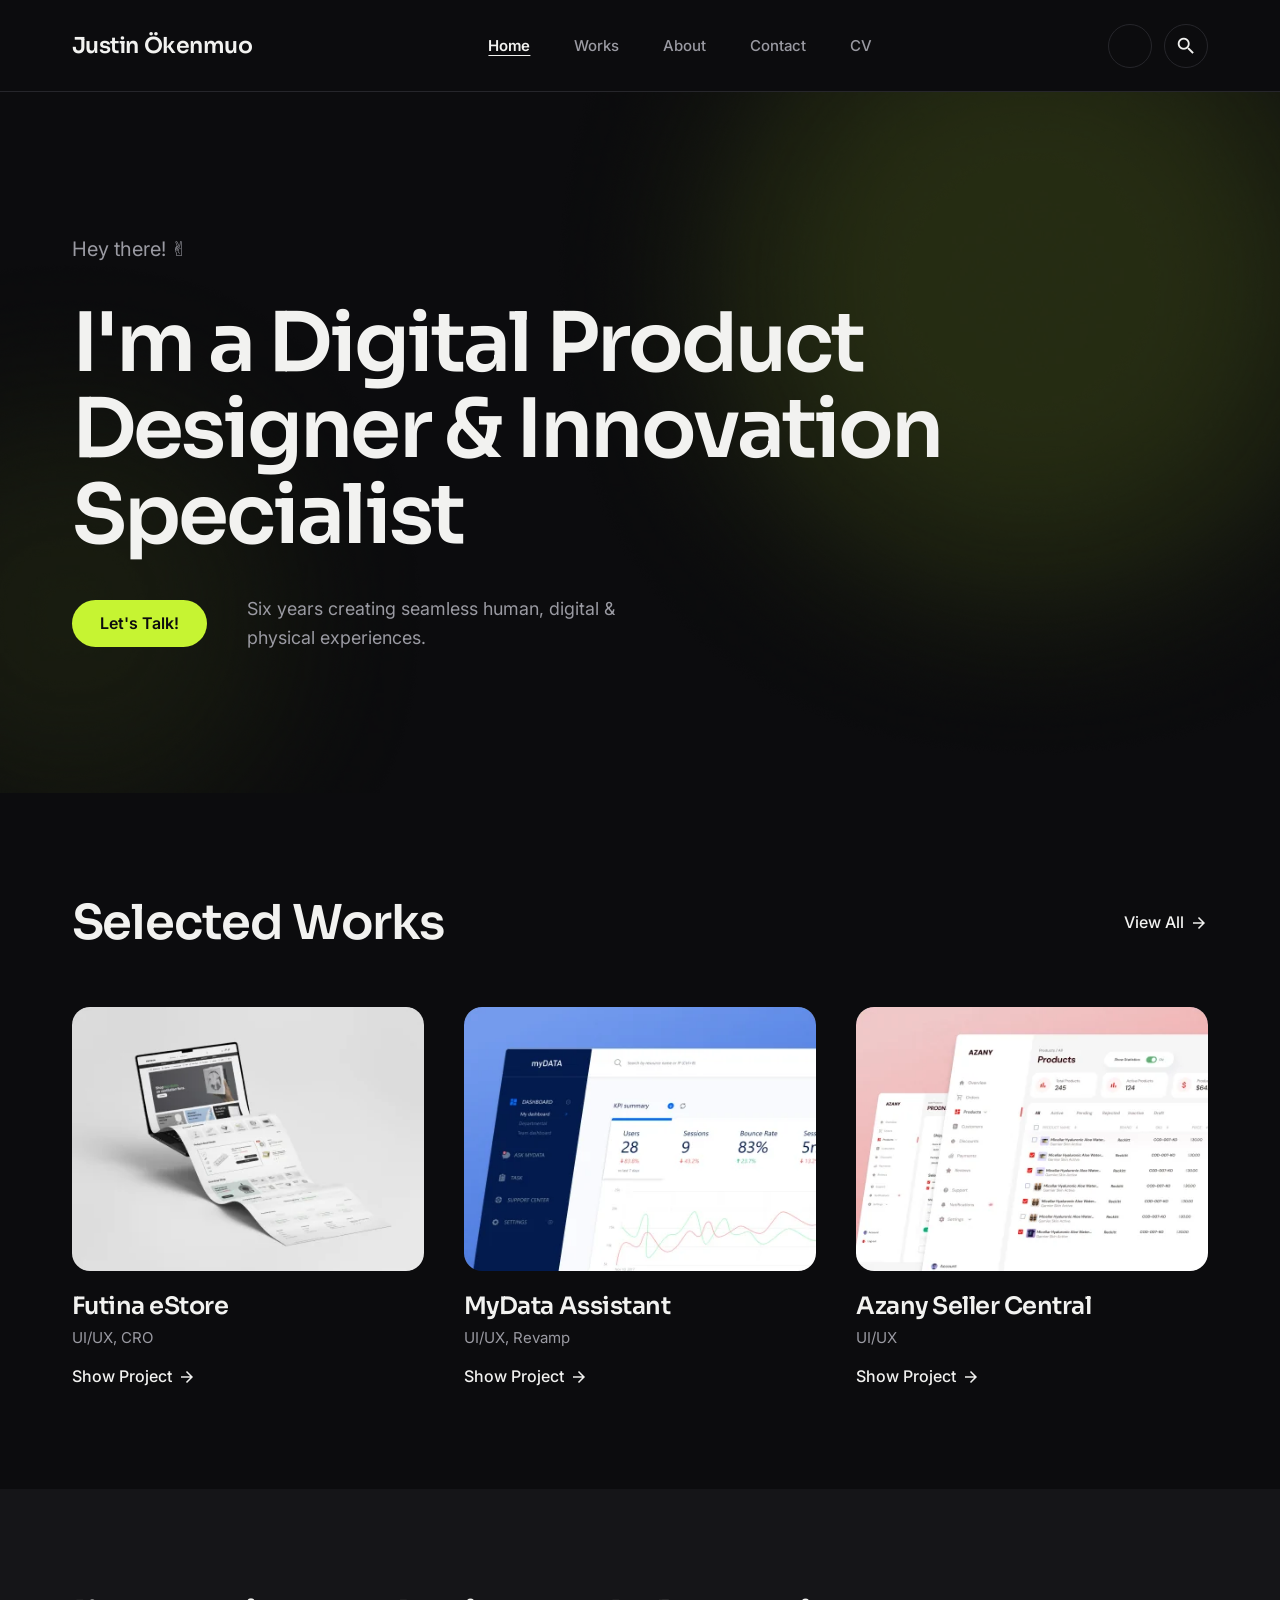
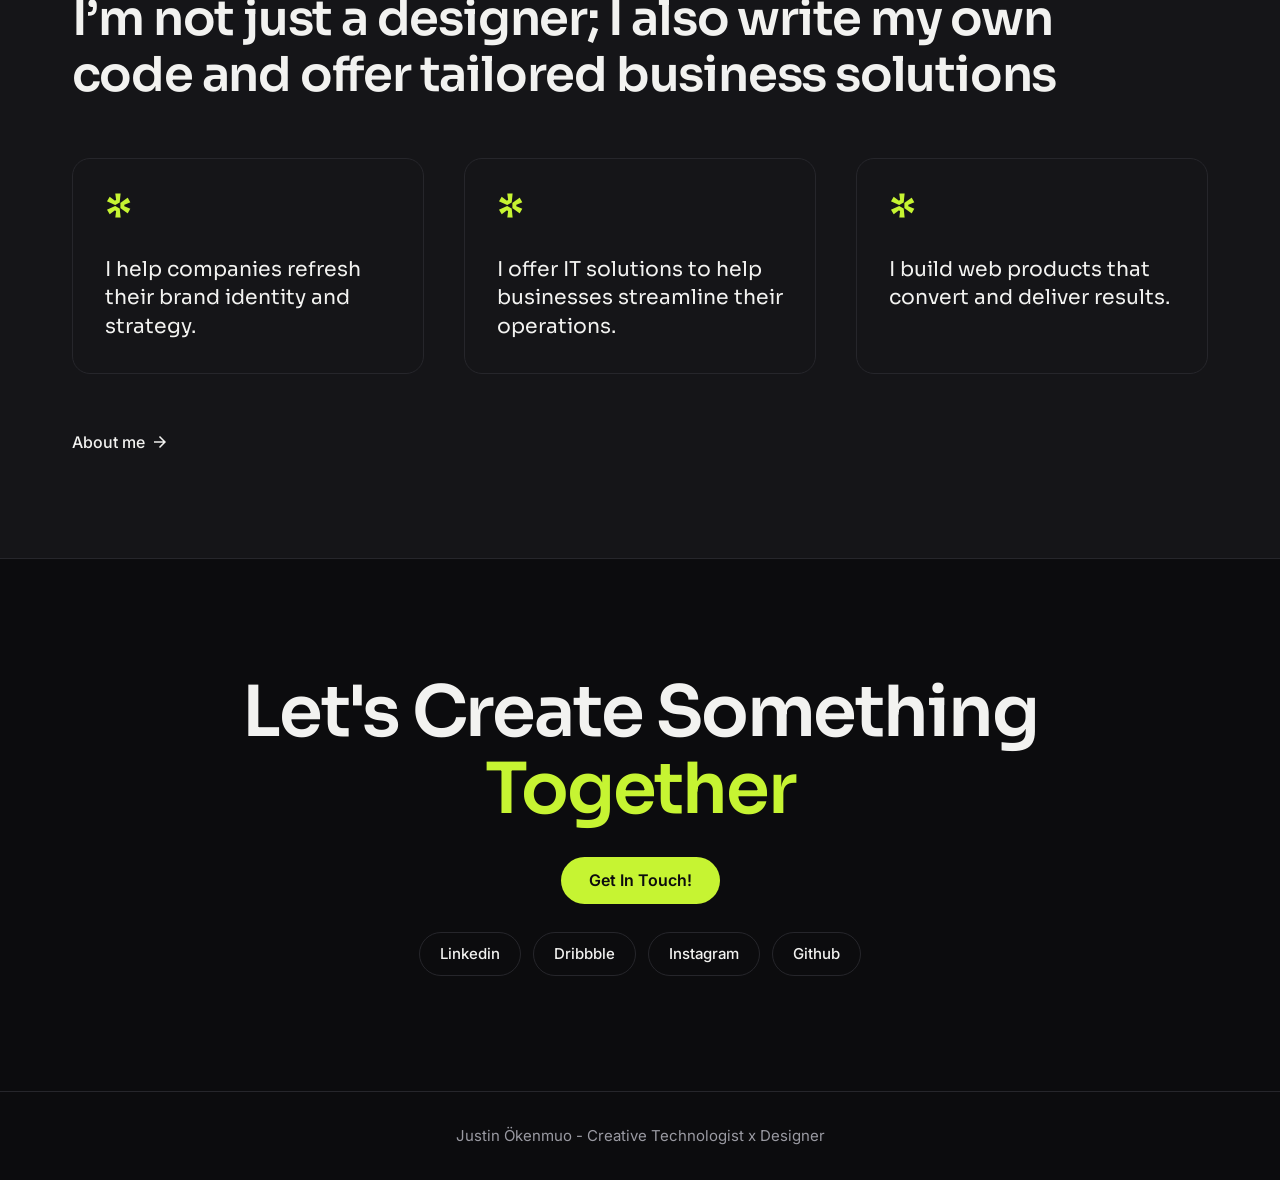
<file: index.html>
<!doctype html>
<html lang="en" data-theme="dark">
<head>
<meta charset="utf-8">
<meta name="viewport" content="width=device-width, initial-scale=1, viewport-fit=cover">
<title>Justin Ökenmuo — Digital Product Designer & Innovation Specialist</title>
<meta name="description" content="Digital product designer & innovation specialist. Six years creating seamless human, digital & physical experiences.">
<meta name="theme-color" content="#0c0c0e">
<meta property="og:title" content="Justin Ökenmuo — Digital Product Designer & Innovation Specialist">
<meta property="og:description" content="Digital product designer & innovation specialist. Six years creating seamless human, digital & physical experiences.">
<meta property="og:image" content="https://okenmuo.work/wp-content/uploads/2025/02/Screenshot-36.png">
<meta name="twitter:card" content="summary_large_image">
<link rel="icon" href="https://okenmuo.work/wp-content/uploads/2025/01/cropped-favicon-96x96-2-270x270.png">
<link rel="preconnect" href="https://fonts.googleapis.com">
<link rel="preconnect" href="https://fonts.gstatic.com" crossorigin>
<link href="https://fonts.googleapis.com/css2?family=Inter:wght@400;500;600;700&family=Sora:wght@400;600&display=swap" rel="stylesheet">
<link href="https://fonts.googleapis.com/icon?family=Material+Icons&display=block" rel="stylesheet">
<script>try{var t=localStorage.getItem('theme');if(t)document.documentElement.dataset.theme=t;}catch(e){}</script>
<link rel="stylesheet" href="./assets/style.css">
</head>
<body class="no-js" data-base="./">
<a class="skip" href="#main">Skip to content</a>
<div class="loader" aria-hidden="true"><div class="loader__inner"><span class="loader__label">L O A D I N G</span><span class="loader__bar"><span></span></span></div></div>
<header class="site-header">
  <div class="wrap header-inner">
    <a class="logo" href="./">Justin Ökenmuo</a>
    <nav class="nav" aria-label="Main"><a class="nav-link" href="./" aria-current="page">Home</a><a class="nav-link" href="./works/">Works</a><a class="nav-link" href="./about/">About</a><a class="nav-link" href="./contact/">Contact</a><a class="nav-link" href="https://drive.google.com/file/d/1fWzQb8AXRmcuhQcdICG2mZRtPv6aENEN/view?usp=sharing" target="_blank" rel="noopener">CV</a></nav>
    <div class="header-actions">
      <button class="icon-btn theme-toggle" type="button" aria-label="Switch to light mode"><span class="material-icons ic-light" aria-hidden="true">light_mode</span><span class="material-icons ic-dark" aria-hidden="true">dark_mode</span></button>
      <button class="icon-btn search-btn" type="button" aria-label="Search" data-open-search><span class="material-icons" aria-hidden="true">search</span></button>
      <button class="menu-btn" type="button" aria-expanded="false" aria-controls="mobile-menu"><span class="menu-btn__label">Menu</span><span class="menu-btn__icon" aria-hidden="true"></span></button>
    </div>
  </div>
</header>
<div class="mobile-menu" id="mobile-menu" aria-hidden="true">
  <nav aria-label="Mobile"><ul class="mobile-menu__links"><li><a href="./" aria-current="page">Home<span class="num">01</span></a></li><li><a href="./works/">Works<span class="num">02</span></a></li><li><a href="./about/">About<span class="num">03</span></a></li><li><a href="./contact/">Contact<span class="num">04</span></a></li><li><a href="https://drive.google.com/file/d/1fWzQb8AXRmcuhQcdICG2mZRtPv6aENEN/view?usp=sharing" target="_blank" rel="noopener">CV<span class="num">05 ↗</span></a></li></ul></nav>
  <div class="mobile-menu__foot">
    <button class="text-link" type="button" data-open-search><span class="material-icons" aria-hidden="true">search</span><span class="tl-label">Search the site</span></button>
    <a class="text-link" href="mailto:jokenmuo@yahoo.com"><span class="material-icons" aria-hidden="true">mail</span><span class="tl-label">jokenmuo@yahoo.com</span></a>
    <div class="socials" style="justify-content:flex-start"><a class="social" href="https://ie.linkedin.com/in/justin-okenmuo" target="_blank" rel="noopener">Linkedin</a><a class="social" href="https://dribbble.com/juxtenberg" target="_blank" rel="noopener">Dribbble</a><a class="social" href="https://www.instagram.com/juxtenberg" target="_blank" rel="noopener">Instagram</a><a class="social" href="https://github.com/juxtenberg/" target="_blank" rel="noopener">Github</a></div>
  </div>
</div>
<div class="search" id="search" role="dialog" aria-modal="true" aria-label="Search" aria-hidden="true">
  <div class="search__top"><button class="icon-btn" type="button" aria-label="Close search" data-close-search><span class="material-icons" aria-hidden="true">close</span></button></div>
  <div class="search__body">
    <p class="search__title">What are you looking for?</p>
    <form role="search"><label class="search__field"><span class="material-icons" aria-hidden="true">search</span><span class="sr-only">Search</span><input type="search" placeholder="Search projects and pages" autocomplete="off"></label></form>
    <ul class="search__results" aria-live="polite"></ul>
  </div>
</div>
<main id="main">
<section class="hero">
  <img class="hero__glow hero__glow--1" src="assets/img/glow-1.webp" width="760" height="700" alt="" aria-hidden="true">
  <img class="hero__glow hero__glow--2" src="assets/img/glow-2.webp" width="480" height="588" alt="" aria-hidden="true">
  <div class="wrap">
    <p class="hero__eyebrow reveal">Hey there! ✌️</p>
    <h1 class="h-display hero__title reveal">I'm a Digital Product Designer &amp; Innovation Specialist</h1>
    <div class="hero__cta reveal">
      <a class="btn" href="contact/">Let's Talk!</a>
      <p class="hero__lead">Six years creating seamless human, digital &amp; physical experiences.</p>
    </div>
  </div>
</section>
<section class="section">
  <div class="wrap">
    <div class="head-row"><h2 class="h-section">Selected Works</h2><a class="text-link" href="works/"><span class="tl-label">View All</span><span class="material-icons" aria-hidden="true">arrow_forward</span></a></div>
    <div class="cards">
      <a class="card reveal" href="./portfolio/futina-estore/">
  <div class="card__media"><img src="./assets/img/card-futina.webp" width="400" height="300" alt="Futina eStore homepage shown on a laptop with the page unrolling" loading="lazy"></div>
  <div class="card__body"><h3 class="card__title">Futina eStore</h3><p class="card__tags">UI/UX, CRO</p></div>
  <span class="text-link"><span class="tl-label">Show Project</span><span class="material-icons" aria-hidden="true">arrow_forward</span></span>
</a>
      <a class="card reveal" href="./portfolio/ai-mydata/">
  <div class="card__media"><img src="./assets/img/card-mydata.webp" width="400" height="300" alt="MyData analytics dashboard with KPI summary" loading="lazy"></div>
  <div class="card__body"><h3 class="card__title">MyData Assistant</h3><p class="card__tags">UI/UX, Revamp</p></div>
  <span class="text-link"><span class="tl-label">Show Project</span><span class="material-icons" aria-hidden="true">arrow_forward</span></span>
</a>
      <a class="card reveal" href="./portfolio/azany-ecommerce/">
  <div class="card__media"><img src="./assets/img/card-azany.webp" width="400" height="300" alt="Azany Seller Central product management screens" loading="lazy"></div>
  <div class="card__body"><h3 class="card__title">Azany Seller Central</h3><p class="card__tags">UI/UX</p></div>
  <span class="text-link"><span class="tl-label">Show Project</span><span class="material-icons" aria-hidden="true">arrow_forward</span></span>
</a>
    </div>
  </div>
</section>
<section class="section section--surface">
  <div class="wrap">
    <h2 class="h-section services-title reveal">I’m not just a designer; I also write my own code and offer tailored business solutions</h2>
    <div class="services">
      <div class="service reveal"><span class="service__star" aria-hidden="true">*</span><p>I help companies refresh their brand identity and strategy.</p></div>
      <div class="service reveal"><span class="service__star" aria-hidden="true">*</span><p>I offer IT solutions to help businesses streamline their operations.</p></div>
      <div class="service reveal"><span class="service__star" aria-hidden="true">*</span><p>I build web products that convert and deliver results.</p></div>
    </div>
    <a class="text-link" href="about/"><span class="tl-label">About me</span><span class="material-icons" aria-hidden="true">arrow_forward</span></a>
  </div>
</section>
<section class="cta">
  <div class="wrap">
    
    <h2 class="cta__title reveal"><span>Let's Create Something</span><span class="accent">Together</span></h2>
    <a class="btn" href="./contact/">Get In Touch!</a>
    <div class="socials"><a class="social" href="https://ie.linkedin.com/in/justin-okenmuo" target="_blank" rel="noopener">Linkedin</a><a class="social" href="https://dribbble.com/juxtenberg" target="_blank" rel="noopener">Dribbble</a><a class="social" href="https://www.instagram.com/juxtenberg" target="_blank" rel="noopener">Instagram</a><a class="social" href="https://github.com/juxtenberg/" target="_blank" rel="noopener">Github</a></div>
  </div>
</section>
</main>
<footer class="site-footer"><div class="wrap">Justin Ökenmuo - Creative Technologist x Designer</div></footer>
<script src="./assets/main.js"></script>
</body>
</html>
</file>
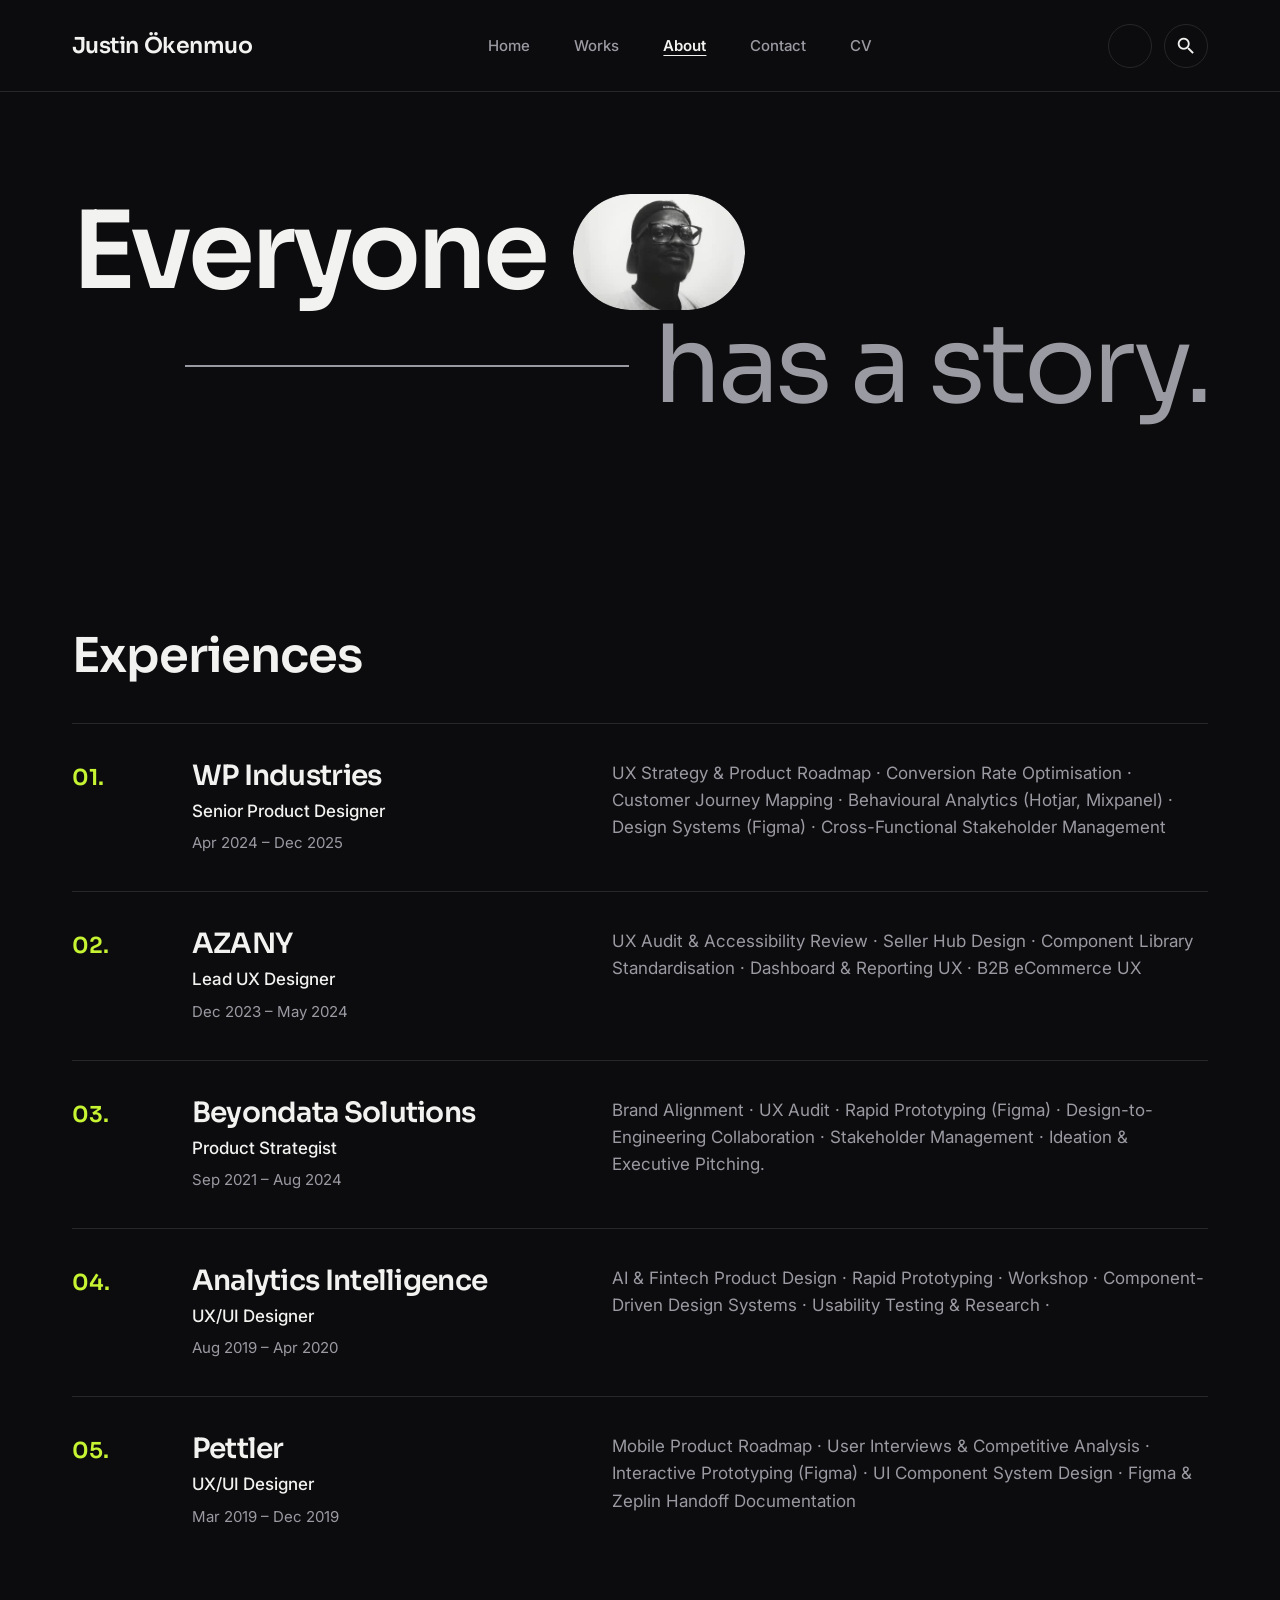
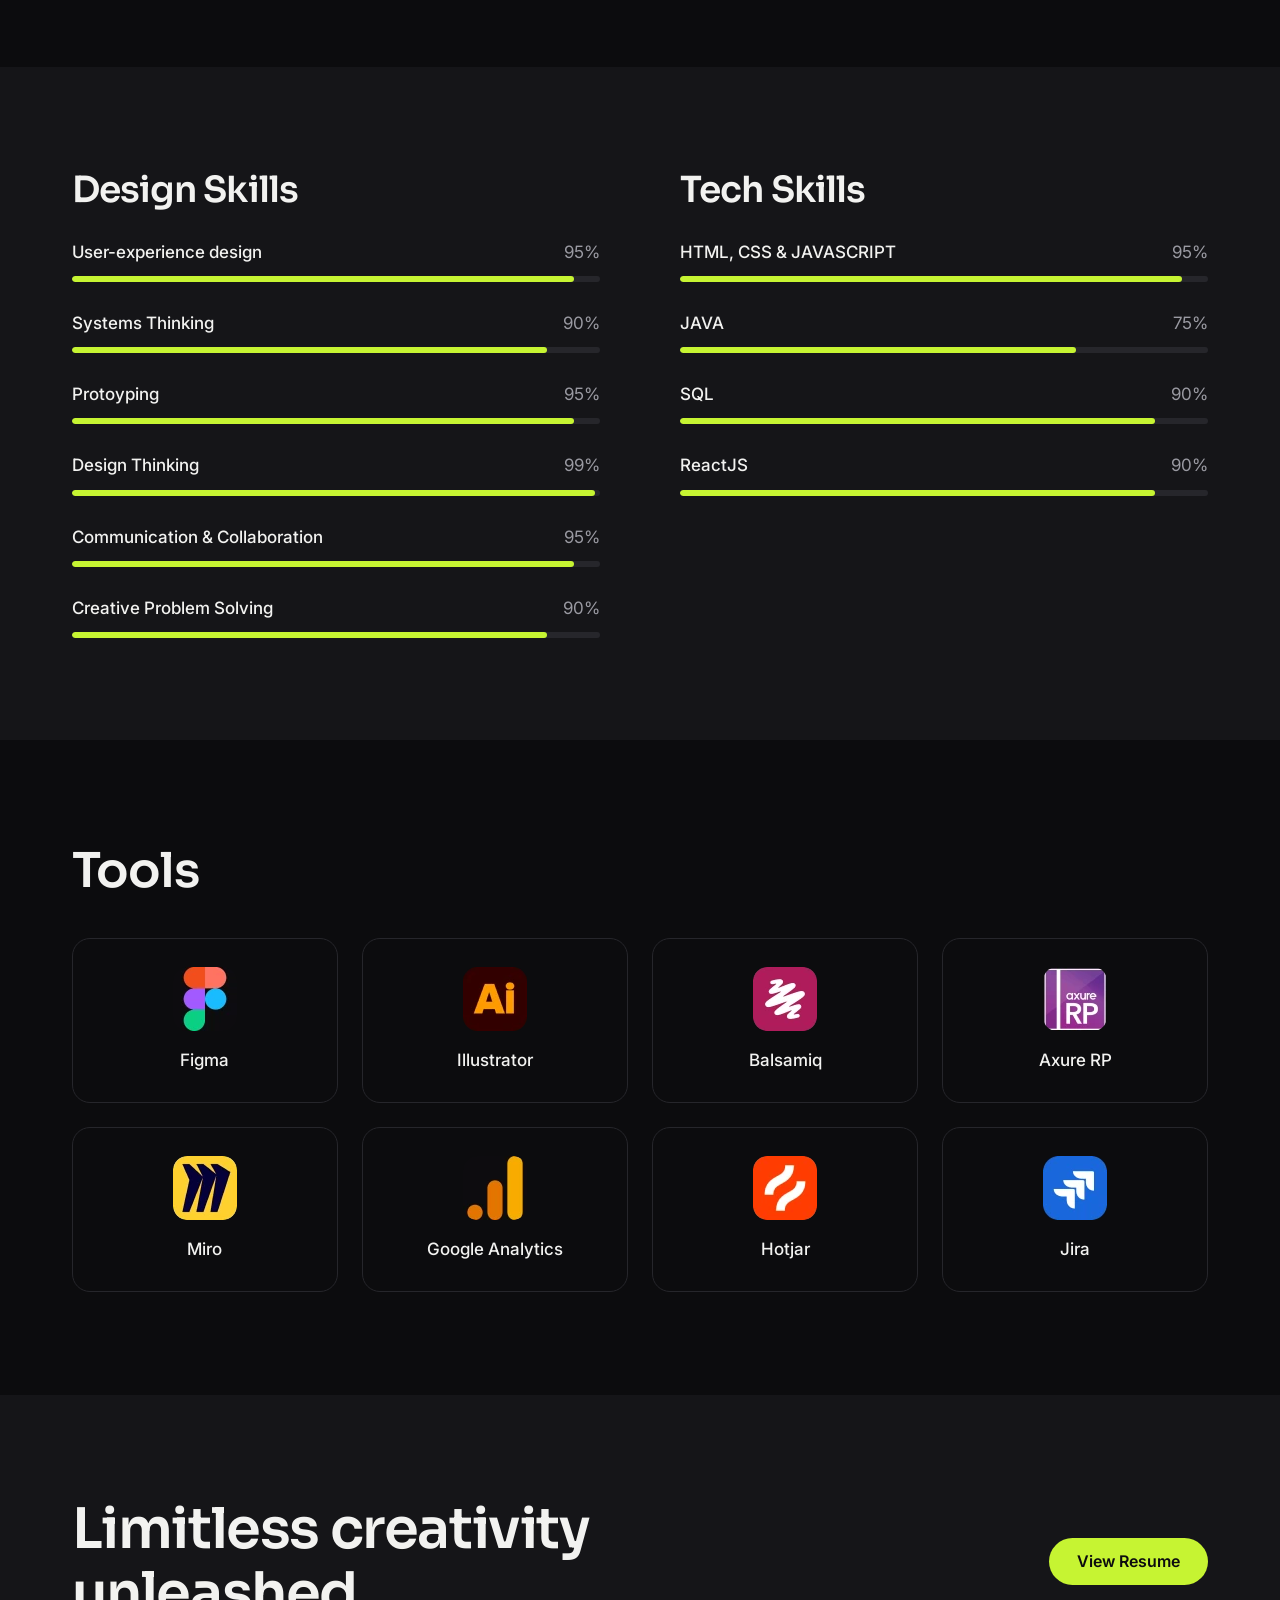
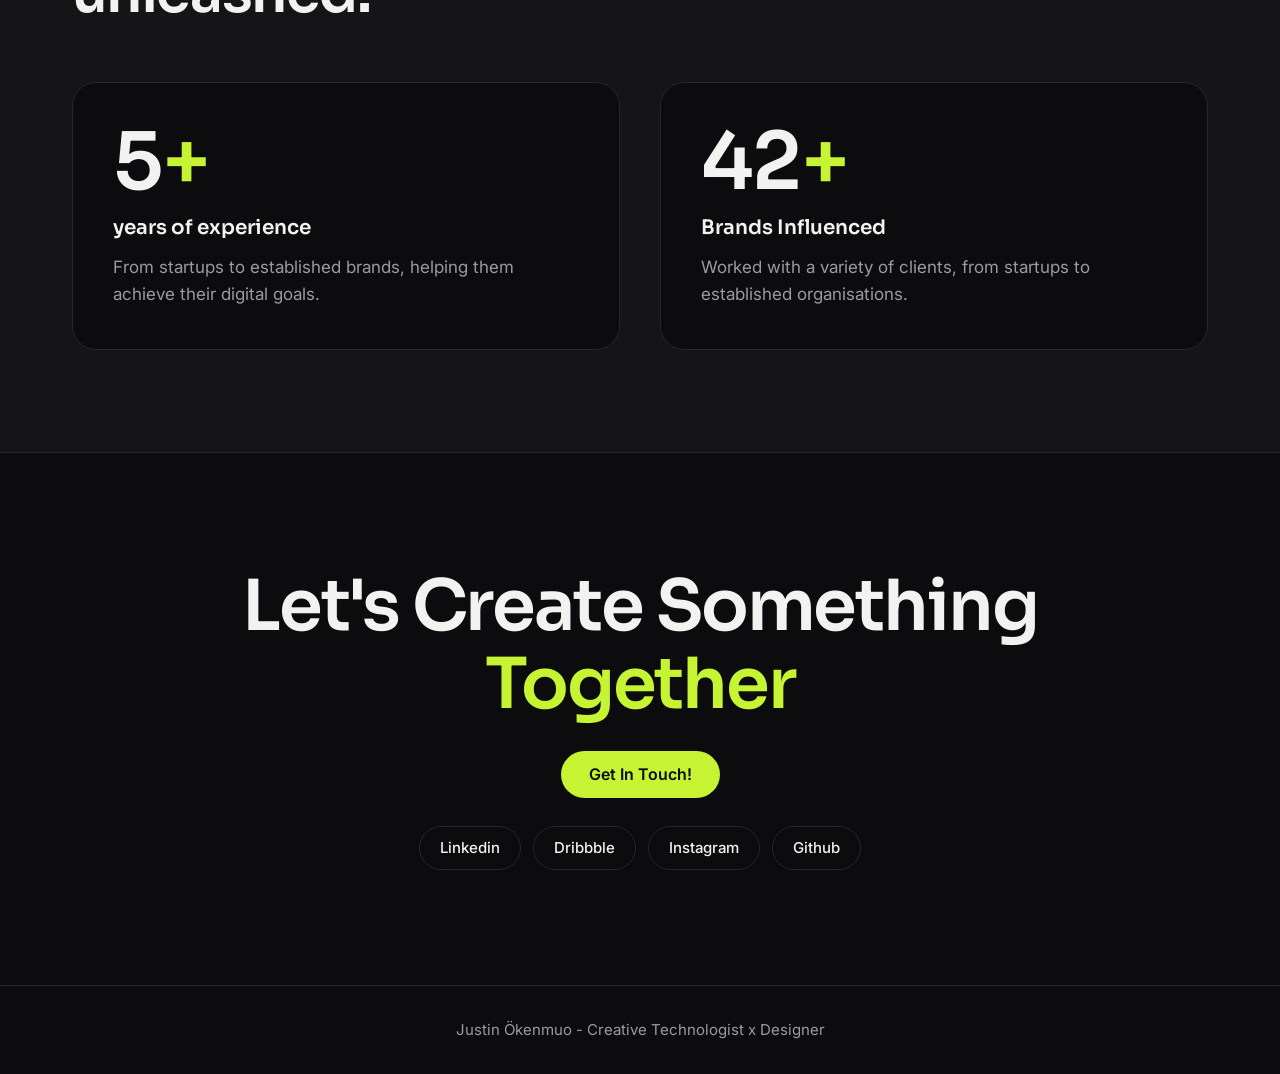
<file: about/index.html>
<!doctype html>
<html lang="en" data-theme="dark">
<head>
<meta charset="utf-8">
<meta name="viewport" content="width=device-width, initial-scale=1, viewport-fit=cover">
<title>About — Justin Ökenmuo</title>
<meta name="description" content="Experience, skills and tools of Justin Ökenmuo, digital product designer and innovation specialist.">
<meta name="theme-color" content="#0c0c0e">
<meta property="og:title" content="About — Justin Ökenmuo">
<meta property="og:description" content="Experience, skills and tools of Justin Ökenmuo, digital product designer and innovation specialist.">
<meta property="og:image" content="https://okenmuo.work/wp-content/uploads/2025/02/Screenshot-36.png">
<meta name="twitter:card" content="summary_large_image">
<link rel="icon" href="https://okenmuo.work/wp-content/uploads/2025/01/cropped-favicon-96x96-2-270x270.png">
<link rel="preconnect" href="https://fonts.googleapis.com">
<link rel="preconnect" href="https://fonts.gstatic.com" crossorigin>
<link href="https://fonts.googleapis.com/css2?family=Inter:wght@400;500;600;700&family=Sora:wght@400;600&display=swap" rel="stylesheet">
<link href="https://fonts.googleapis.com/icon?family=Material+Icons&display=block" rel="stylesheet">
<script>try{var t=localStorage.getItem('theme');if(t)document.documentElement.dataset.theme=t;}catch(e){}</script>
<link rel="stylesheet" href="../assets/style.css">
</head>
<body class="no-js" data-base="../">
<a class="skip" href="#main">Skip to content</a>
<div class="loader" aria-hidden="true"><div class="loader__inner"><span class="loader__label">L O A D I N G</span><span class="loader__bar"><span></span></span></div></div>
<header class="site-header">
  <div class="wrap header-inner">
    <a class="logo" href="../">Justin Ökenmuo</a>
    <nav class="nav" aria-label="Main"><a class="nav-link" href="../">Home</a><a class="nav-link" href="../works/">Works</a><a class="nav-link" href="../about/" aria-current="page">About</a><a class="nav-link" href="../contact/">Contact</a><a class="nav-link" href="https://drive.google.com/file/d/1fWzQb8AXRmcuhQcdICG2mZRtPv6aENEN/view?usp=sharing" target="_blank" rel="noopener">CV</a></nav>
    <div class="header-actions">
      <button class="icon-btn theme-toggle" type="button" aria-label="Switch to light mode"><span class="material-icons ic-light" aria-hidden="true">light_mode</span><span class="material-icons ic-dark" aria-hidden="true">dark_mode</span></button>
      <button class="icon-btn search-btn" type="button" aria-label="Search" data-open-search><span class="material-icons" aria-hidden="true">search</span></button>
      <button class="menu-btn" type="button" aria-expanded="false" aria-controls="mobile-menu"><span class="menu-btn__label">Menu</span><span class="menu-btn__icon" aria-hidden="true"></span></button>
    </div>
  </div>
</header>
<div class="mobile-menu" id="mobile-menu" aria-hidden="true">
  <nav aria-label="Mobile"><ul class="mobile-menu__links"><li><a href="../">Home<span class="num">01</span></a></li><li><a href="../works/">Works<span class="num">02</span></a></li><li><a href="../about/" aria-current="page">About<span class="num">03</span></a></li><li><a href="../contact/">Contact<span class="num">04</span></a></li><li><a href="https://drive.google.com/file/d/1fWzQb8AXRmcuhQcdICG2mZRtPv6aENEN/view?usp=sharing" target="_blank" rel="noopener">CV<span class="num">05 ↗</span></a></li></ul></nav>
  <div class="mobile-menu__foot">
    <button class="text-link" type="button" data-open-search><span class="material-icons" aria-hidden="true">search</span><span class="tl-label">Search the site</span></button>
    <a class="text-link" href="mailto:jokenmuo@yahoo.com"><span class="material-icons" aria-hidden="true">mail</span><span class="tl-label">jokenmuo@yahoo.com</span></a>
    <div class="socials" style="justify-content:flex-start"><a class="social" href="https://ie.linkedin.com/in/justin-okenmuo" target="_blank" rel="noopener">Linkedin</a><a class="social" href="https://dribbble.com/juxtenberg" target="_blank" rel="noopener">Dribbble</a><a class="social" href="https://www.instagram.com/juxtenberg" target="_blank" rel="noopener">Instagram</a><a class="social" href="https://github.com/juxtenberg/" target="_blank" rel="noopener">Github</a></div>
  </div>
</div>
<div class="search" id="search" role="dialog" aria-modal="true" aria-label="Search" aria-hidden="true">
  <div class="search__top"><button class="icon-btn" type="button" aria-label="Close search" data-close-search><span class="material-icons" aria-hidden="true">close</span></button></div>
  <div class="search__body">
    <p class="search__title">What are you looking for?</p>
    <form role="search"><label class="search__field"><span class="material-icons" aria-hidden="true">search</span><span class="sr-only">Search</span><input type="search" placeholder="Search projects and pages" autocomplete="off"></label></form>
    <ul class="search__results" aria-live="polite"></ul>
  </div>
</div>
<main id="main">
<section class="about-hero">
  <div class="wrap">
    <h1 class="story reveal">
      <span class="story__l1">Everyone <span class="story__img"><img src="../assets/img/designer.webp" width="193" height="130" alt="Portrait of Justin Ökenmuo"></span></span>
      <span class="story__l2"><span class="story__line" aria-hidden="true"></span><span>has a story.</span></span>
    </h1>
  </div>
</section>
<section class="section">
  <div class="wrap">
    <h2 class="h-section">Experiences</h2>
    <div class="jobs"><article class="job reveal"><span class="job__num">01.</span>
<div class="job__co"><h3>WP Industries</h3><span class="job__role">Senior Product Designer</span><span class="job__date">Apr 2024 – Dec 2025</span></div>
<p class="job__desc">UX Strategy &amp; Product Roadmap · Conversion Rate Optimisation · Customer Journey Mapping · Behavioural Analytics (Hotjar, Mixpanel) · Design Systems (Figma) · Cross-Functional Stakeholder Management</p></article><article class="job reveal"><span class="job__num">02.</span>
<div class="job__co"><h3>AZANY</h3><span class="job__role">Lead UX Designer</span><span class="job__date">Dec 2023 – May 2024</span></div>
<p class="job__desc">UX Audit &amp; Accessibility Review · Seller Hub Design · Component Library Standardisation · Dashboard &amp; Reporting UX · B2B eCommerce UX</p></article><article class="job reveal"><span class="job__num">03.</span>
<div class="job__co"><h3>Beyondata Solutions</h3><span class="job__role">Product Strategist</span><span class="job__date">Sep 2021 – Aug 2024</span></div>
<p class="job__desc">Brand Alignment · UX Audit · Rapid Prototyping (Figma) · Design-to-Engineering Collaboration · Stakeholder Management · Ideation &amp; Executive Pitching.</p></article><article class="job reveal"><span class="job__num">04.</span>
<div class="job__co"><h3>Analytics Intelligence</h3><span class="job__role">UX/UI Designer</span><span class="job__date">Aug 2019 – Apr 2020</span></div>
<p class="job__desc">AI &amp; Fintech Product Design · Rapid Prototyping · Workshop · Component-Driven Design Systems · Usability Testing &amp; Research ·</p></article><article class="job reveal"><span class="job__num">05.</span>
<div class="job__co"><h3>Pettler</h3><span class="job__role">UX/UI Designer</span><span class="job__date">Mar 2019 – Dec 2019</span></div>
<p class="job__desc">Mobile Product Roadmap · User Interviews &amp; Competitive Analysis · Interactive Prototyping (Figma) · UI Component System Design · Figma &amp; Zeplin Handoff Documentation</p></article></div>
  </div>
</section>
<section class="section section--surface">
  <div class="wrap skills">
    <div><h3>Design Skills</h3><div class="skill"><div class="skill__top"><span>User-experience design</span><span>95%</span></div>
<div class="bar" role="progressbar" aria-valuenow="95" aria-valuemin="0" aria-valuemax="100" aria-label="User-experience design"><span data-w="95%"></span></div></div><div class="skill"><div class="skill__top"><span>Systems Thinking</span><span>90%</span></div>
<div class="bar" role="progressbar" aria-valuenow="90" aria-valuemin="0" aria-valuemax="100" aria-label="Systems Thinking"><span data-w="90%"></span></div></div><div class="skill"><div class="skill__top"><span>Protoyping</span><span>95%</span></div>
<div class="bar" role="progressbar" aria-valuenow="95" aria-valuemin="0" aria-valuemax="100" aria-label="Protoyping"><span data-w="95%"></span></div></div><div class="skill"><div class="skill__top"><span>Design Thinking</span><span>99%</span></div>
<div class="bar" role="progressbar" aria-valuenow="99" aria-valuemin="0" aria-valuemax="100" aria-label="Design Thinking"><span data-w="99%"></span></div></div><div class="skill"><div class="skill__top"><span>Communication &amp; Collaboration</span><span>95%</span></div>
<div class="bar" role="progressbar" aria-valuenow="95" aria-valuemin="0" aria-valuemax="100" aria-label="Communication and Collaboration"><span data-w="95%"></span></div></div><div class="skill"><div class="skill__top"><span>Creative Problem Solving</span><span>90%</span></div>
<div class="bar" role="progressbar" aria-valuenow="90" aria-valuemin="0" aria-valuemax="100" aria-label="Creative Problem Solving"><span data-w="90%"></span></div></div></div>
    <div><h3>Tech Skills</h3><div class="skill"><div class="skill__top"><span>HTML, CSS &amp; JAVASCRIPT</span><span>95%</span></div>
<div class="bar" role="progressbar" aria-valuenow="95" aria-valuemin="0" aria-valuemax="100" aria-label="HTML, CSS and JAVASCRIPT"><span data-w="95%"></span></div></div><div class="skill"><div class="skill__top"><span>JAVA</span><span>75%</span></div>
<div class="bar" role="progressbar" aria-valuenow="75" aria-valuemin="0" aria-valuemax="100" aria-label="JAVA"><span data-w="75%"></span></div></div><div class="skill"><div class="skill__top"><span>SQL</span><span>90%</span></div>
<div class="bar" role="progressbar" aria-valuenow="90" aria-valuemin="0" aria-valuemax="100" aria-label="SQL"><span data-w="90%"></span></div></div><div class="skill"><div class="skill__top"><span>ReactJS</span><span>90%</span></div>
<div class="bar" role="progressbar" aria-valuenow="90" aria-valuemin="0" aria-valuemax="100" aria-label="ReactJS"><span data-w="90%"></span></div></div></div>
  </div>
</section>
<section class="section">
  <div class="wrap">
    <h2 class="h-section">Tools</h2>
    <div class="tools"><div class="tool reveal"><img src="../assets/img/tool-figma.webp" width="64" height="64" alt="" loading="lazy"><span>Figma</span></div><div class="tool reveal"><img src="../assets/img/tool-illustrator.webp" width="64" height="64" alt="" loading="lazy"><span>Illustrator</span></div><div class="tool reveal"><img src="../assets/img/tool-balsamiq.webp" width="64" height="64" alt="" loading="lazy"><span>Balsamiq</span></div><div class="tool reveal"><img src="../assets/img/tool-axure.webp" width="64" height="64" alt="" loading="lazy"><span>Axure RP</span></div><div class="tool reveal"><img src="../assets/img/tool-miro.webp" width="64" height="64" alt="" loading="lazy"><span>Miro</span></div><div class="tool reveal"><img src="../assets/img/tool-analytics.webp" width="64" height="64" alt="" loading="lazy"><span>Google Analytics</span></div><div class="tool reveal"><img src="../assets/img/tool-hotjar.webp" width="64" height="64" alt="" loading="lazy"><span>Hotjar</span></div><div class="tool reveal"><img src="../assets/img/tool-jira.webp" width="64" height="64" alt="" loading="lazy"><span>Jira</span></div></div>
  </div>
</section>
<section class="section section--surface">
  <div class="wrap">
    <div class="limitless-head"><h2 class="h-section reveal">Limitless creativity unleashed.</h2><a class="btn" href="https://drive.google.com/file/d/1fWzQb8AXRmcuhQcdICG2mZRtPv6aENEN/view?usp=sharing" target="_blank" rel="noopener">View Resume</a></div>
    <div class="stats">
      <div class="stat reveal"><p class="stat__num"><span data-count="6">6</span><span class="accent">+</span></p><p class="stat__label">years of experience</p><p class="muted">From startups to established brands, helping them achieve their digital goals.</p></div>
      <div class="stat reveal"><p class="stat__num"><span data-count="52">52</span><span class="accent">+</span></p><p class="stat__label">Brands Influenced</p><p class="muted">Worked with a variety of clients, from startups to established organisations.</p></div>
    </div>
  </div>
</section>
<section class="cta">
  <div class="wrap">
    
    <h2 class="cta__title reveal"><span>Let's Create Something</span><span class="accent">Together</span></h2>
    <a class="btn" href="../contact/">Get In Touch!</a>
    <div class="socials"><a class="social" href="https://ie.linkedin.com/in/justin-okenmuo" target="_blank" rel="noopener">Linkedin</a><a class="social" href="https://dribbble.com/juxtenberg" target="_blank" rel="noopener">Dribbble</a><a class="social" href="https://www.instagram.com/juxtenberg" target="_blank" rel="noopener">Instagram</a><a class="social" href="https://github.com/juxtenberg/" target="_blank" rel="noopener">Github</a></div>
  </div>
</section>
</main>
<footer class="site-footer"><div class="wrap">Justin Ökenmuo - Creative Technologist x Designer</div></footer>
<script src="../assets/main.js"></script>
</body>
</html>
</file>
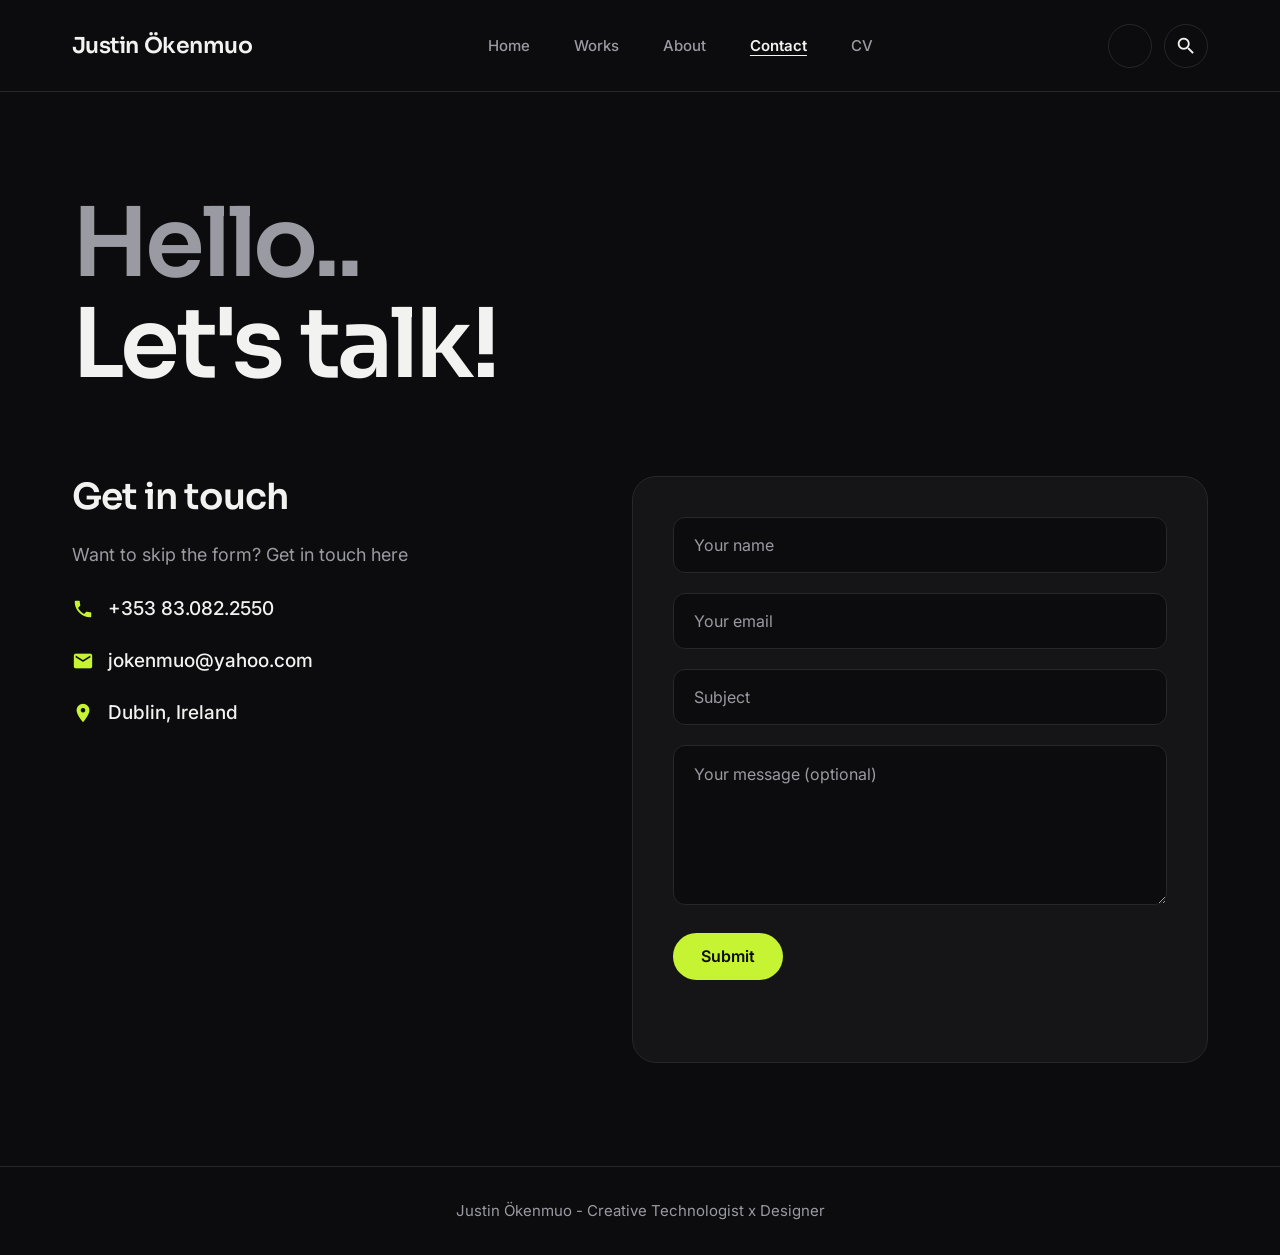
<file: contact/index.html>
<!doctype html>
<html lang="en" data-theme="dark">
<head>
<meta charset="utf-8">
<meta name="viewport" content="width=device-width, initial-scale=1, viewport-fit=cover">
<title>Contact — Justin Ökenmuo</title>
<meta name="description" content="Get in touch with Justin Ökenmuo — Dublin, Ireland.">
<meta name="theme-color" content="#0c0c0e">
<meta property="og:title" content="Contact — Justin Ökenmuo">
<meta property="og:description" content="Get in touch with Justin Ökenmuo — Dublin, Ireland.">
<meta property="og:image" content="https://okenmuo.work/wp-content/uploads/2025/02/Screenshot-36.png">
<meta name="twitter:card" content="summary_large_image">
<link rel="icon" href="https://okenmuo.work/wp-content/uploads/2025/01/cropped-favicon-96x96-2-270x270.png">
<link rel="preconnect" href="https://fonts.googleapis.com">
<link rel="preconnect" href="https://fonts.gstatic.com" crossorigin>
<link href="https://fonts.googleapis.com/css2?family=Inter:wght@400;500;600;700&family=Sora:wght@400;600&display=swap" rel="stylesheet">
<link href="https://fonts.googleapis.com/icon?family=Material+Icons&display=block" rel="stylesheet">
<script>try{var t=localStorage.getItem('theme');if(t)document.documentElement.dataset.theme=t;}catch(e){}</script>
<link rel="stylesheet" href="../assets/style.css">
</head>
<body class="no-js" data-base="../">
<a class="skip" href="#main">Skip to content</a>
<div class="loader" aria-hidden="true"><div class="loader__inner"><span class="loader__label">L O A D I N G</span><span class="loader__bar"><span></span></span></div></div>
<header class="site-header">
  <div class="wrap header-inner">
    <a class="logo" href="../">Justin Ökenmuo</a>
    <nav class="nav" aria-label="Main"><a class="nav-link" href="../">Home</a><a class="nav-link" href="../works/">Works</a><a class="nav-link" href="../about/">About</a><a class="nav-link" href="../contact/" aria-current="page">Contact</a><a class="nav-link" href="https://drive.google.com/file/d/1fWzQb8AXRmcuhQcdICG2mZRtPv6aENEN/view?usp=sharing" target="_blank" rel="noopener">CV</a></nav>
    <div class="header-actions">
      <button class="icon-btn theme-toggle" type="button" aria-label="Switch to light mode"><span class="material-icons ic-light" aria-hidden="true">light_mode</span><span class="material-icons ic-dark" aria-hidden="true">dark_mode</span></button>
      <button class="icon-btn search-btn" type="button" aria-label="Search" data-open-search><span class="material-icons" aria-hidden="true">search</span></button>
      <button class="menu-btn" type="button" aria-expanded="false" aria-controls="mobile-menu"><span class="menu-btn__label">Menu</span><span class="menu-btn__icon" aria-hidden="true"></span></button>
    </div>
  </div>
</header>
<div class="mobile-menu" id="mobile-menu" aria-hidden="true">
  <nav aria-label="Mobile"><ul class="mobile-menu__links"><li><a href="../">Home<span class="num">01</span></a></li><li><a href="../works/">Works<span class="num">02</span></a></li><li><a href="../about/">About<span class="num">03</span></a></li><li><a href="../contact/" aria-current="page">Contact<span class="num">04</span></a></li><li><a href="https://drive.google.com/file/d/1fWzQb8AXRmcuhQcdICG2mZRtPv6aENEN/view?usp=sharing" target="_blank" rel="noopener">CV<span class="num">05 ↗</span></a></li></ul></nav>
  <div class="mobile-menu__foot">
    <button class="text-link" type="button" data-open-search><span class="material-icons" aria-hidden="true">search</span><span class="tl-label">Search the site</span></button>
    <a class="text-link" href="mailto:jokenmuo@yahoo.com"><span class="material-icons" aria-hidden="true">mail</span><span class="tl-label">jokenmuo@yahoo.com</span></a>
    <div class="socials" style="justify-content:flex-start"><a class="social" href="https://ie.linkedin.com/in/justin-okenmuo" target="_blank" rel="noopener">Linkedin</a><a class="social" href="https://dribbble.com/juxtenberg" target="_blank" rel="noopener">Dribbble</a><a class="social" href="https://www.instagram.com/juxtenberg" target="_blank" rel="noopener">Instagram</a><a class="social" href="https://github.com/juxtenberg/" target="_blank" rel="noopener">Github</a></div>
  </div>
</div>
<div class="search" id="search" role="dialog" aria-modal="true" aria-label="Search" aria-hidden="true">
  <div class="search__top"><button class="icon-btn" type="button" aria-label="Close search" data-close-search><span class="material-icons" aria-hidden="true">close</span></button></div>
  <div class="search__body">
    <p class="search__title">What are you looking for?</p>
    <form role="search"><label class="search__field"><span class="material-icons" aria-hidden="true">search</span><span class="sr-only">Search</span><input type="search" placeholder="Search projects and pages" autocomplete="off"></label></form>
    <ul class="search__results" aria-live="polite"></ul>
  </div>
</div>
<main id="main">
<section class="contact">
  <div class="wrap">
    <h1 class="h-display contact__title reveal"><span class="muted">Hello..</span><span>Let's talk!</span></h1>
    <div class="contact__cols">
      <div class="contact__info reveal">
        <h2>Get in touch</h2>
        <p>Want to skip the form? Get in touch here</p>
        <ul class="details">
          <li><a href="tel:+353830822550"><span class="material-icons" aria-hidden="true">call</span>+353 83.082.2550</a></li>
          <li><a href="mailto:jokenmuo@yahoo.com"><span class="material-icons" aria-hidden="true">mail</span>jokenmuo@yahoo.com</a></li>
          <li><span class="row"><span class="material-icons" aria-hidden="true">location_on</span>Dublin, Ireland</span></li>
        </ul>
      </div>
      <form class="form reveal" id="contact-form" novalidate>
        <label class="field"><span class="sr-only">Your name</span><input name="name" type="text" placeholder="Your name" autocomplete="name" required></label>
        <label class="field"><span class="sr-only">Your email</span><input name="email" type="email" placeholder="Your email" autocomplete="email" required></label>
        <label class="field"><span class="sr-only">Subject</span><input name="subject" type="text" placeholder="Subject" required></label>
        <label class="field"><span class="sr-only">Your message (optional)</span><textarea name="message" placeholder="Your message (optional)"></textarea></label>
        <button class="btn" type="submit">Submit</button>
        <p class="form__note" aria-live="polite"></p>
      </form>
    </div>
  </div>
</section>
</main>
<footer class="site-footer"><div class="wrap">Justin Ökenmuo - Creative Technologist x Designer</div></footer>
<script src="../assets/main.js"></script>
</body>
</html>
</file>
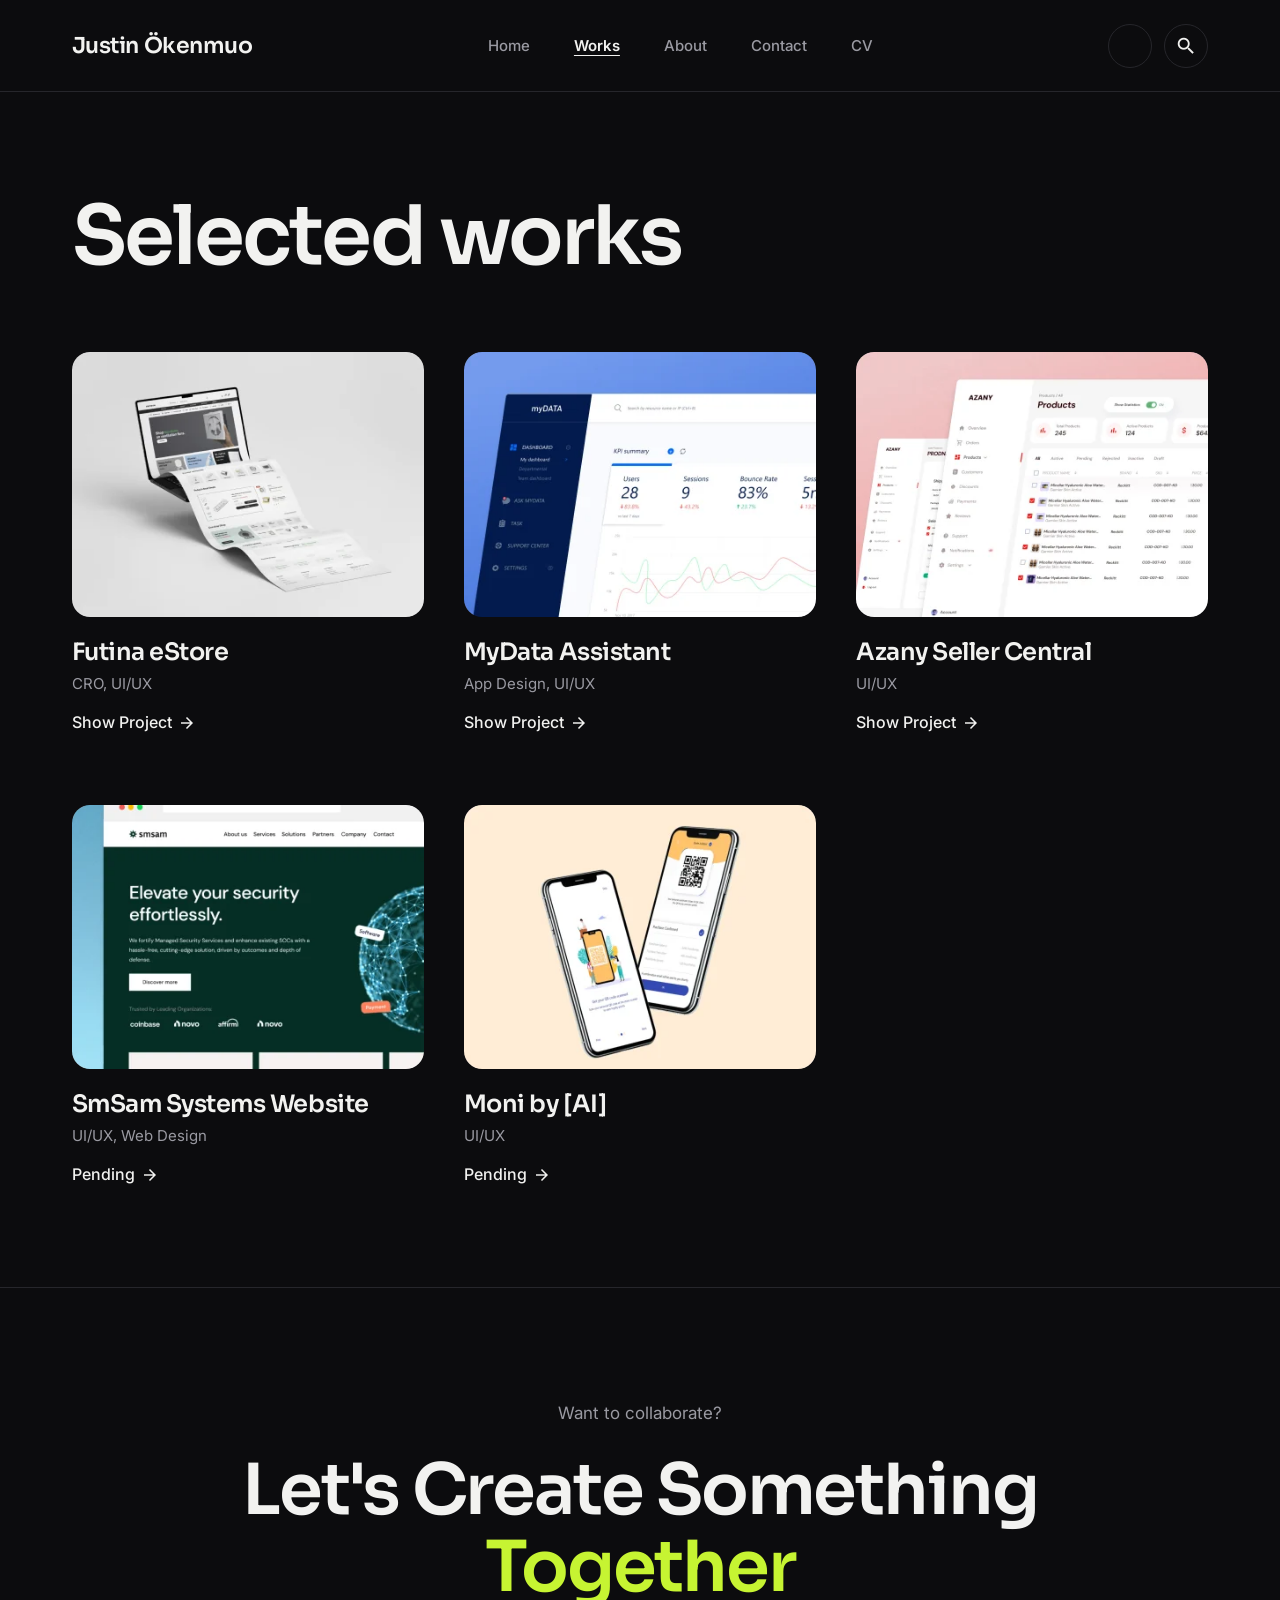
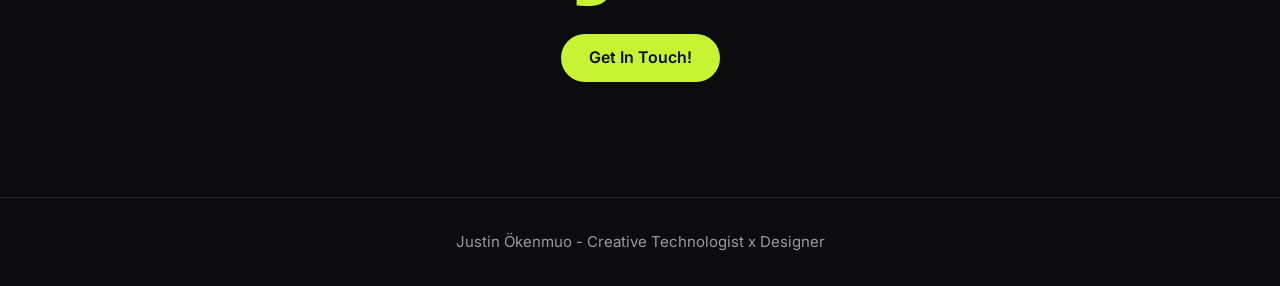
<file: works/index.html>
<!doctype html>
<html lang="en" data-theme="dark">
<head>
<meta charset="utf-8">
<meta name="viewport" content="width=device-width, initial-scale=1, viewport-fit=cover">
<title>Works — Justin Ökenmuo</title>
<meta name="description" content="Selected works: product design, UX and web projects by Justin Ökenmuo.">
<meta name="theme-color" content="#0c0c0e">
<meta property="og:title" content="Works — Justin Ökenmuo">
<meta property="og:description" content="Selected works: product design, UX and web projects by Justin Ökenmuo.">
<meta property="og:image" content="https://okenmuo.work/wp-content/uploads/2025/02/Screenshot-36.png">
<meta name="twitter:card" content="summary_large_image">
<link rel="icon" href="https://okenmuo.work/wp-content/uploads/2025/01/cropped-favicon-96x96-2-270x270.png">
<link rel="preconnect" href="https://fonts.googleapis.com">
<link rel="preconnect" href="https://fonts.gstatic.com" crossorigin>
<link href="https://fonts.googleapis.com/css2?family=Inter:wght@400;500;600;700&family=Sora:wght@400;600&display=swap" rel="stylesheet">
<link href="https://fonts.googleapis.com/icon?family=Material+Icons&display=block" rel="stylesheet">
<script>try{var t=localStorage.getItem('theme');if(t)document.documentElement.dataset.theme=t;}catch(e){}</script>
<link rel="stylesheet" href="../assets/style.css">
</head>
<body class="no-js" data-base="../">
<a class="skip" href="#main">Skip to content</a>
<div class="loader" aria-hidden="true"><div class="loader__inner"><span class="loader__label">L O A D I N G</span><span class="loader__bar"><span></span></span></div></div>
<header class="site-header">
  <div class="wrap header-inner">
    <a class="logo" href="../">Justin Ökenmuo</a>
    <nav class="nav" aria-label="Main"><a class="nav-link" href="../">Home</a><a class="nav-link" href="../works/" aria-current="page">Works</a><a class="nav-link" href="../about/">About</a><a class="nav-link" href="../contact/">Contact</a><a class="nav-link" href="https://drive.google.com/file/d/1fWzQb8AXRmcuhQcdICG2mZRtPv6aENEN/view?usp=sharing" target="_blank" rel="noopener">CV</a></nav>
    <div class="header-actions">
      <button class="icon-btn theme-toggle" type="button" aria-label="Switch to light mode"><span class="material-icons ic-light" aria-hidden="true">light_mode</span><span class="material-icons ic-dark" aria-hidden="true">dark_mode</span></button>
      <button class="icon-btn search-btn" type="button" aria-label="Search" data-open-search><span class="material-icons" aria-hidden="true">search</span></button>
      <button class="menu-btn" type="button" aria-expanded="false" aria-controls="mobile-menu"><span class="menu-btn__label">Menu</span><span class="menu-btn__icon" aria-hidden="true"></span></button>
    </div>
  </div>
</header>
<div class="mobile-menu" id="mobile-menu" aria-hidden="true">
  <nav aria-label="Mobile"><ul class="mobile-menu__links"><li><a href="../">Home<span class="num">01</span></a></li><li><a href="../works/" aria-current="page">Works<span class="num">02</span></a></li><li><a href="../about/">About<span class="num">03</span></a></li><li><a href="../contact/">Contact<span class="num">04</span></a></li><li><a href="https://drive.google.com/file/d/1fWzQb8AXRmcuhQcdICG2mZRtPv6aENEN/view?usp=sharing" target="_blank" rel="noopener">CV<span class="num">05 ↗</span></a></li></ul></nav>
  <div class="mobile-menu__foot">
    <button class="text-link" type="button" data-open-search><span class="material-icons" aria-hidden="true">search</span><span class="tl-label">Search the site</span></button>
    <a class="text-link" href="mailto:jokenmuo@yahoo.com"><span class="material-icons" aria-hidden="true">mail</span><span class="tl-label">jokenmuo@yahoo.com</span></a>
    <div class="socials" style="justify-content:flex-start"><a class="social" href="https://ie.linkedin.com/in/justin-okenmuo" target="_blank" rel="noopener">Linkedin</a><a class="social" href="https://dribbble.com/juxtenberg" target="_blank" rel="noopener">Dribbble</a><a class="social" href="https://www.instagram.com/juxtenberg" target="_blank" rel="noopener">Instagram</a><a class="social" href="https://github.com/juxtenberg/" target="_blank" rel="noopener">Github</a></div>
  </div>
</div>
<div class="search" id="search" role="dialog" aria-modal="true" aria-label="Search" aria-hidden="true">
  <div class="search__top"><button class="icon-btn" type="button" aria-label="Close search" data-close-search><span class="material-icons" aria-hidden="true">close</span></button></div>
  <div class="search__body">
    <p class="search__title">What are you looking for?</p>
    <form role="search"><label class="search__field"><span class="material-icons" aria-hidden="true">search</span><span class="sr-only">Search</span><input type="search" placeholder="Search projects and pages" autocomplete="off"></label></form>
    <ul class="search__results" aria-live="polite"></ul>
  </div>
</div>
<main id="main">
<section class="section" style="padding-block:clamp(72px,8vw,120px)">
  <div class="wrap">
    <h1 class="h-display works-title reveal">Selected works</h1>
    <div class="cards">
      <a class="card reveal" href="../portfolio/futina-estore/">
  <div class="card__media"><img src="../assets/img/card-futina.webp" width="400" height="300" alt="Futina eStore homepage shown on a laptop with the page unrolling" loading="lazy"></div>
  <div class="card__body"><h3 class="card__title">Futina eStore</h3><p class="card__tags">CRO, UI/UX</p></div>
  <span class="text-link"><span class="tl-label">Show Project</span><span class="material-icons" aria-hidden="true">arrow_forward</span></span>
</a>
      <a class="card reveal" href="../portfolio/ai-mydata/">
  <div class="card__media"><img src="../assets/img/card-mydata.webp" width="400" height="300" alt="MyData analytics dashboard with KPI summary" loading="lazy"></div>
  <div class="card__body"><h3 class="card__title">MyData Assistant</h3><p class="card__tags">App Design, UI/UX</p></div>
  <span class="text-link"><span class="tl-label">Show Project</span><span class="material-icons" aria-hidden="true">arrow_forward</span></span>
</a>
      <a class="card reveal" href="../portfolio/azany-ecommerce/">
  <div class="card__media"><img src="../assets/img/card-azany.webp" width="400" height="300" alt="Azany Seller Central product management screens" loading="lazy"></div>
  <div class="card__body"><h3 class="card__title">Azany Seller Central</h3><p class="card__tags">UI/UX</p></div>
  <span class="text-link"><span class="tl-label">Show Project</span><span class="material-icons" aria-hidden="true">arrow_forward</span></span>
</a>
      <a class="card reveal" href="../portfolio/smsam-revamp/">
  <div class="card__media"><img src="../assets/img/card-smsam.webp" width="400" height="300" alt="SmSam Systems cybersecurity website hero" loading="lazy"></div>
  <div class="card__body"><h3 class="card__title">SmSam Systems Website</h3><p class="card__tags">UI/UX, Web Design</p></div>
  <span class="text-link"><span class="tl-label">Pending</span><span class="material-icons" aria-hidden="true">arrow_forward</span></span>
</a>
      <a class="card reveal" href="../portfolio/moni-case/">
  <div class="card__media"><img src="../assets/img/card-moni.webp" width="400" height="300" alt="Moni loyalty app on two phones" loading="lazy"></div>
  <div class="card__body"><h3 class="card__title">Moni by [AI]</h3><p class="card__tags">UI/UX</p></div>
  <span class="text-link"><span class="tl-label">Pending</span><span class="material-icons" aria-hidden="true">arrow_forward</span></span>
</a>
    </div>
  </div>
</section>
<section class="cta">
  <div class="wrap">
    <p class="cta__kicker">Want to collaborate?</p>
    <h2 class="cta__title reveal"><span>Let's Create Something</span><span class="accent">Together</span></h2>
    <a class="btn" href="../contact/">Get In Touch!</a>
    
  </div>
</section>
</main>
<footer class="site-footer"><div class="wrap">Justin Ökenmuo - Creative Technologist x Designer</div></footer>
<script src="../assets/main.js"></script>
</body>
</html>
</file>
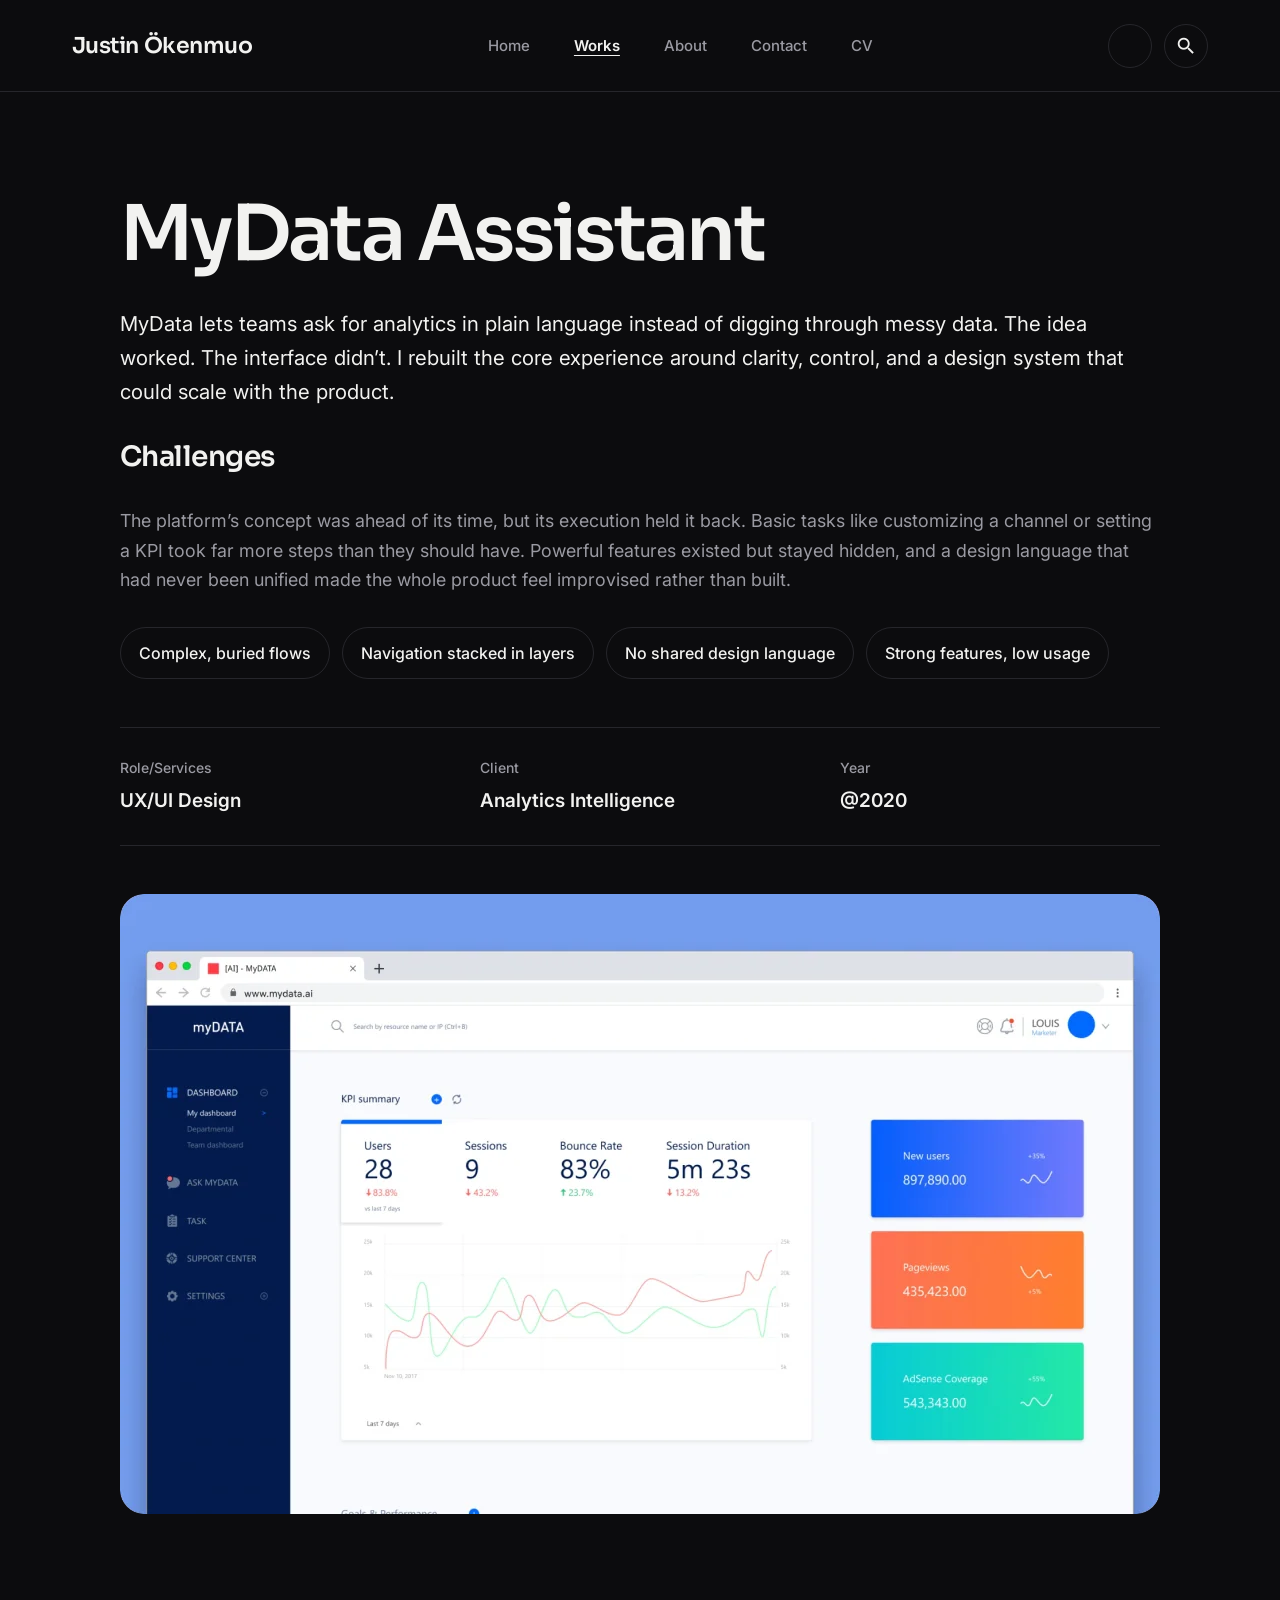
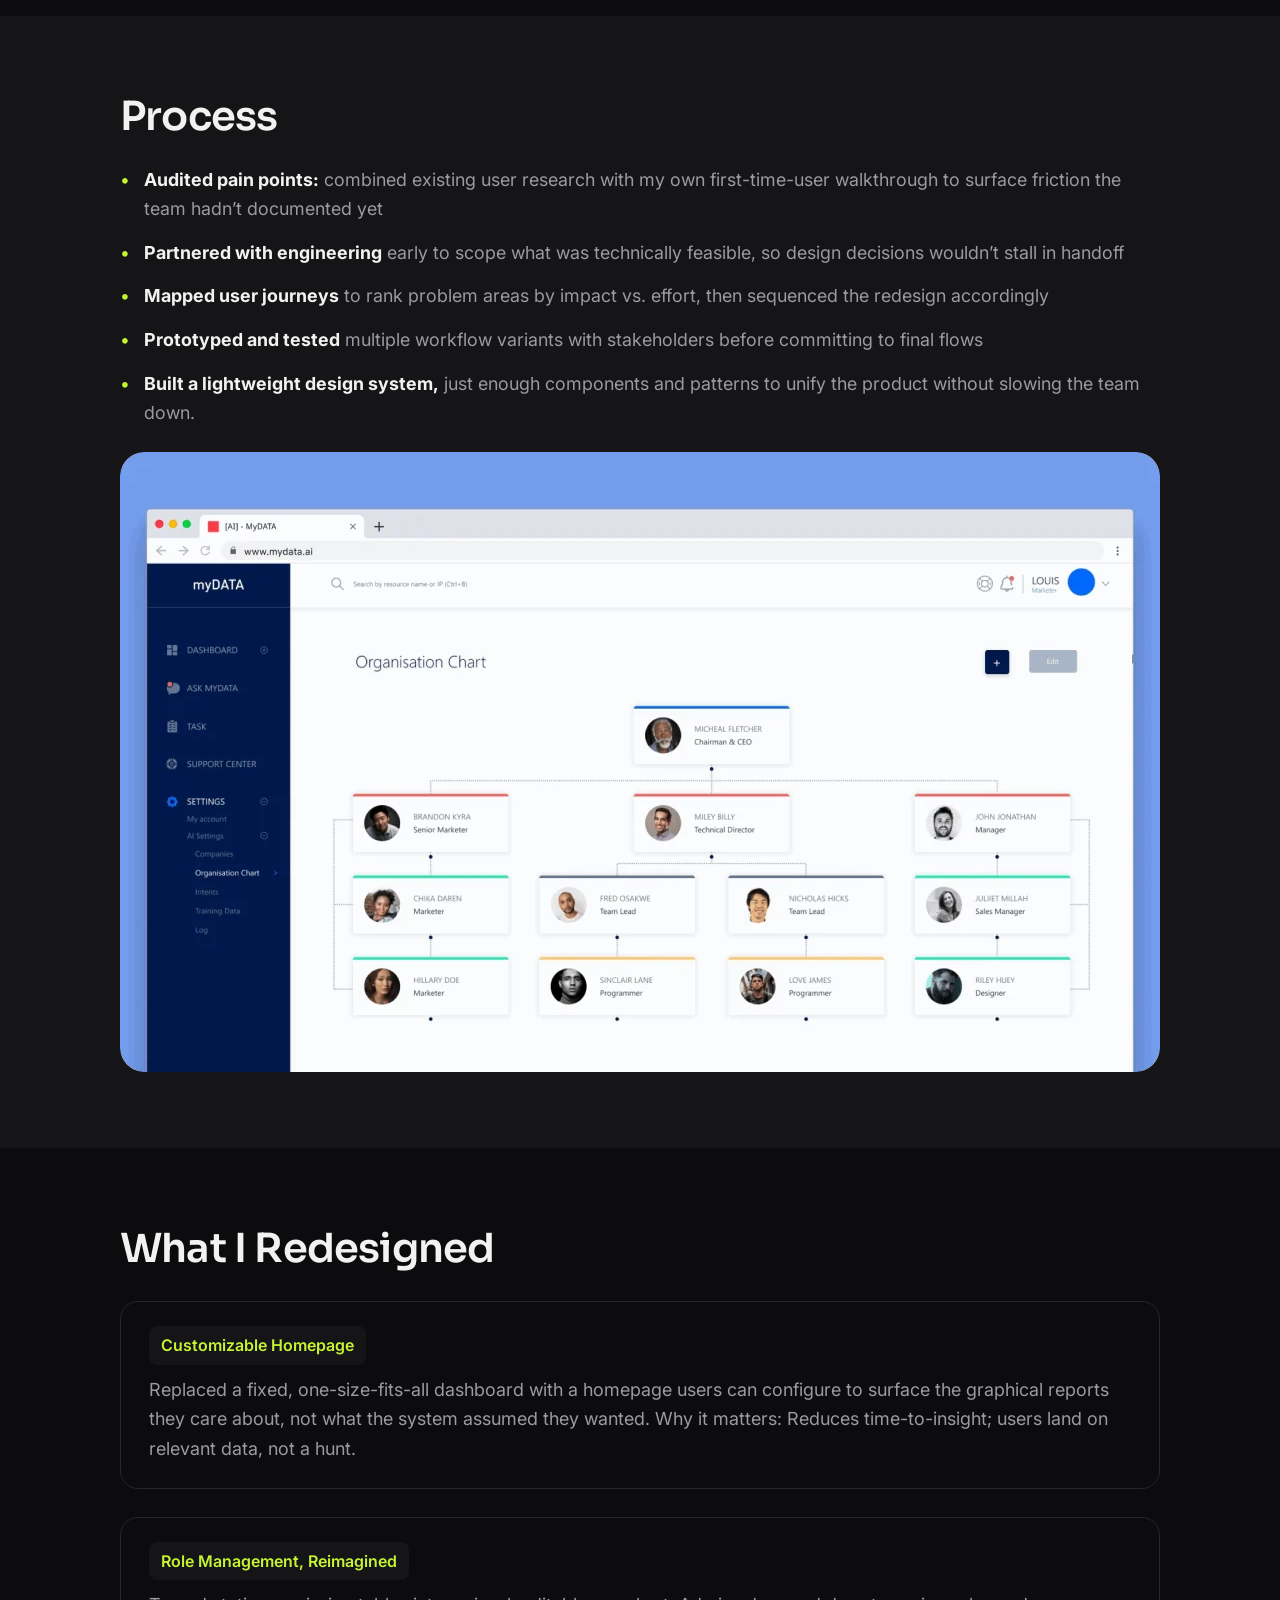
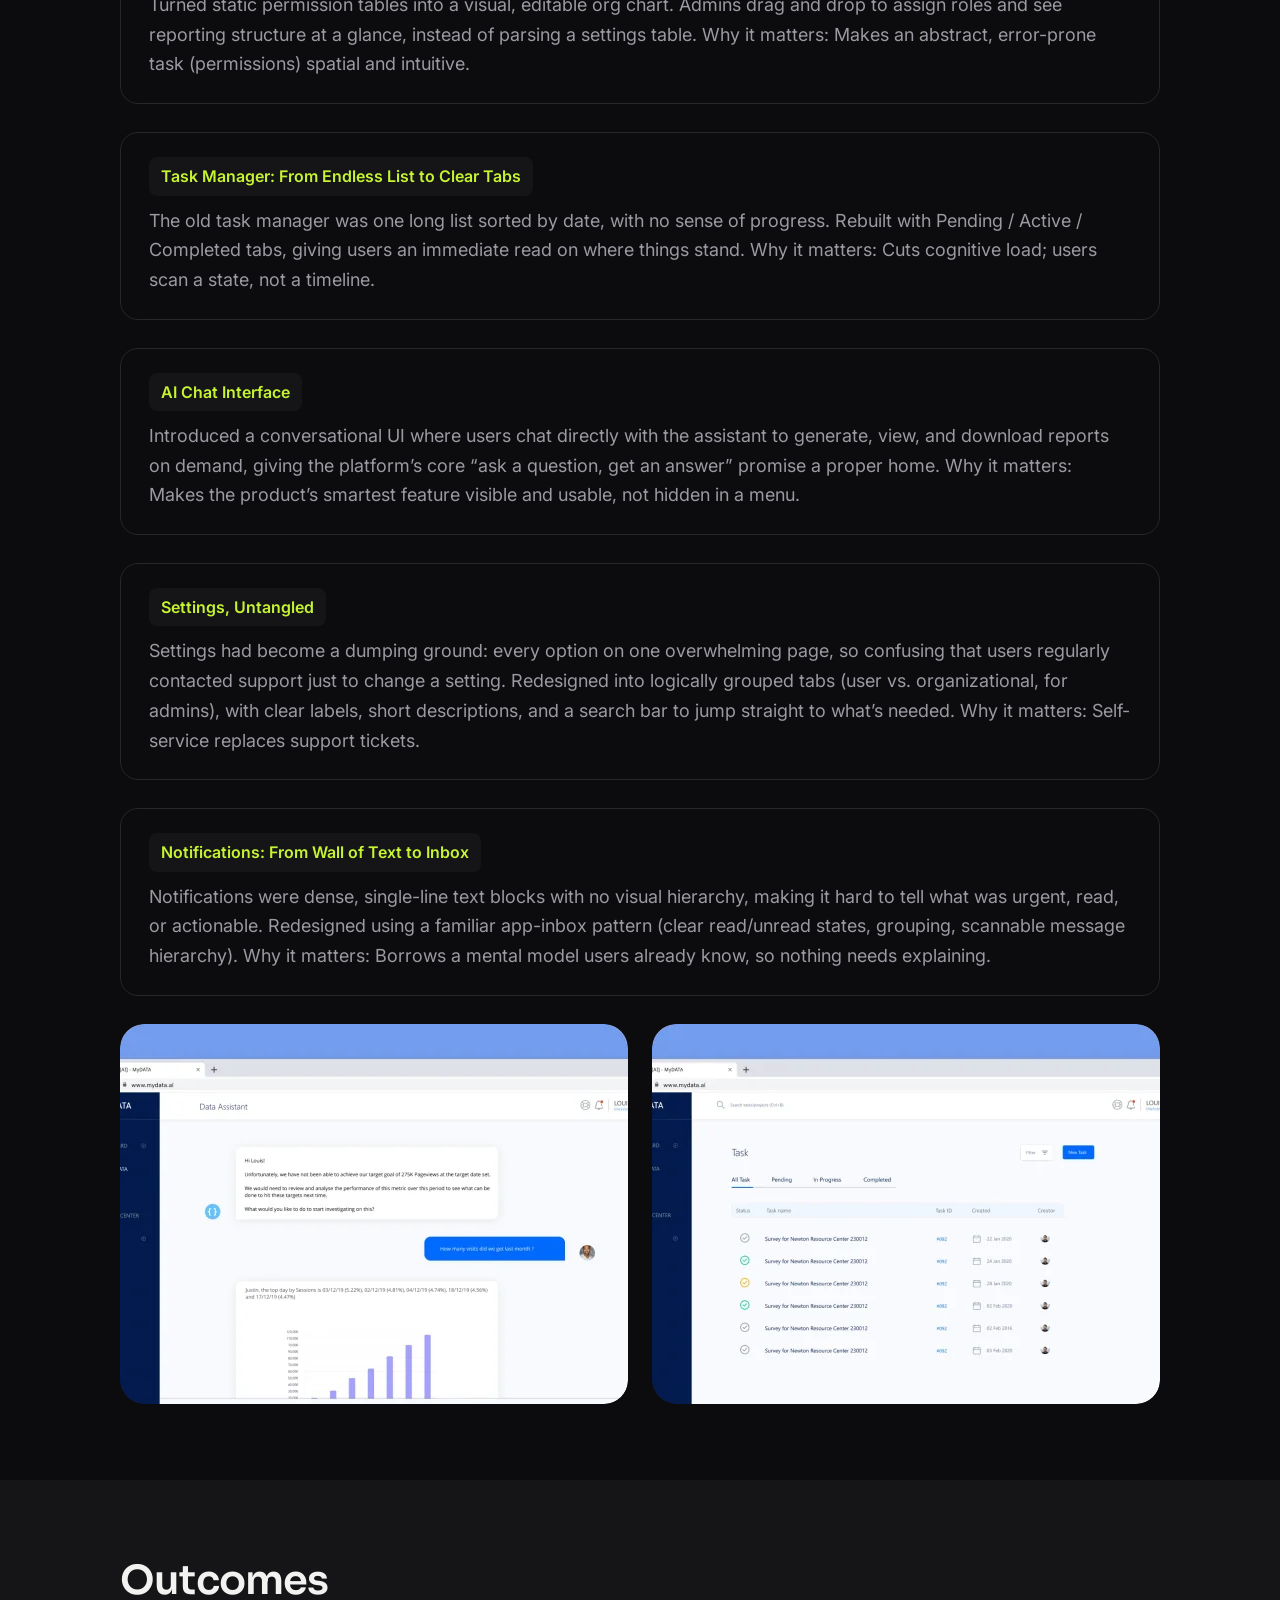
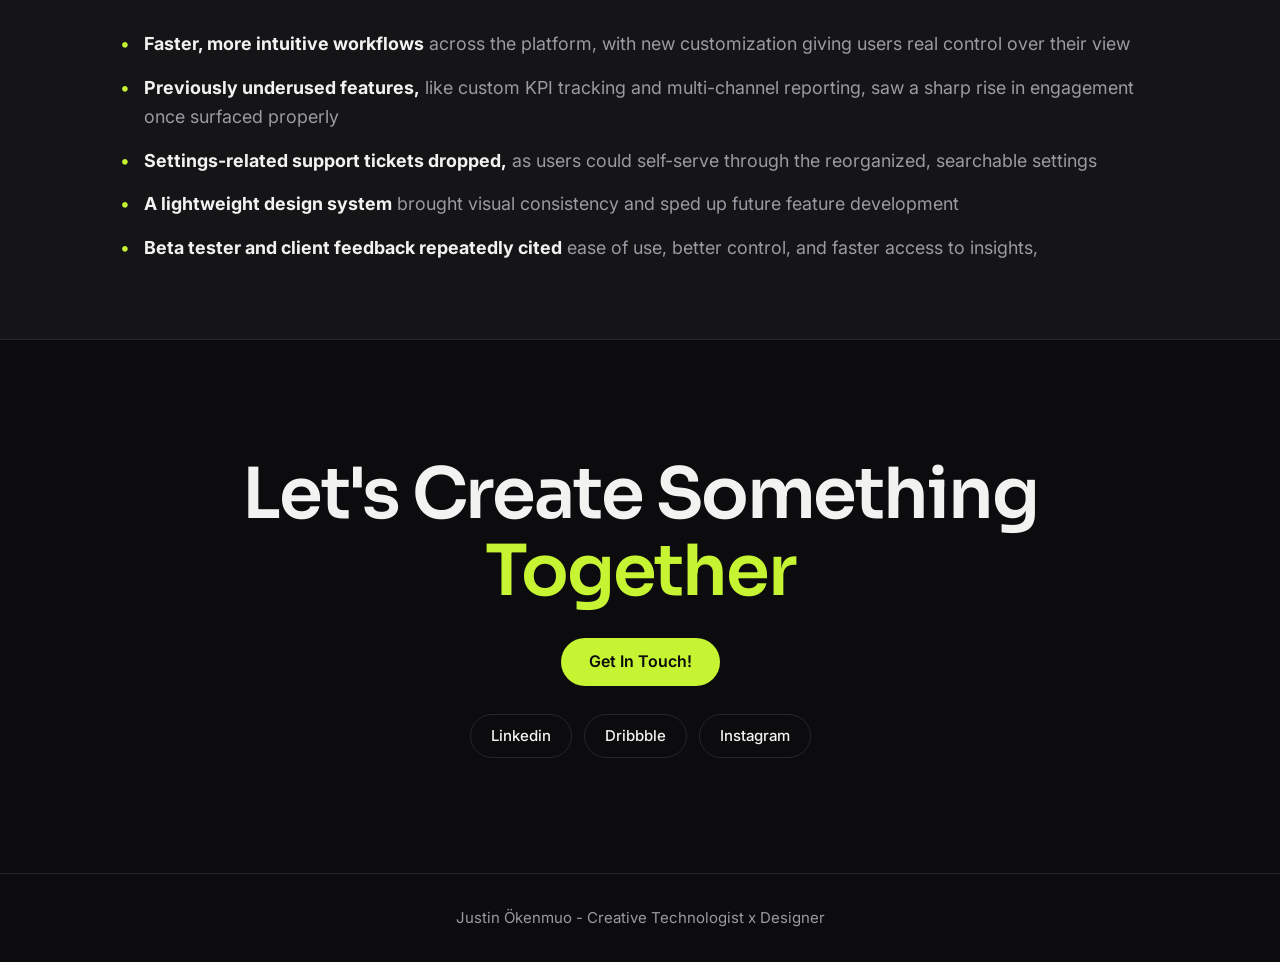
<file: portfolio/ai-mydata/index.html>
<!doctype html>
<html lang="en" data-theme="dark">
<head>
<meta charset="utf-8">
<meta name="viewport" content="width=device-width, initial-scale=1, viewport-fit=cover">
<title>MyData Assistant — Justin Ökenmuo</title>
<meta name="description" content="Rebuilding the MyData analytics assistant around clarity, control and a scalable design system.">
<meta name="theme-color" content="#0c0c0e">
<meta property="og:title" content="MyData Assistant — Justin Ökenmuo">
<meta property="og:description" content="Rebuilding the MyData analytics assistant around clarity, control and a scalable design system.">
<meta property="og:image" content="https://okenmuo.work/wp-content/uploads/2025/02/Screenshot-36.png">
<meta name="twitter:card" content="summary_large_image">
<link rel="icon" href="https://okenmuo.work/wp-content/uploads/2025/01/cropped-favicon-96x96-2-270x270.png">
<link rel="preconnect" href="https://fonts.googleapis.com">
<link rel="preconnect" href="https://fonts.gstatic.com" crossorigin>
<link href="https://fonts.googleapis.com/css2?family=Inter:wght@400;500;600;700&family=Sora:wght@400;600&display=swap" rel="stylesheet">
<link href="https://fonts.googleapis.com/icon?family=Material+Icons&display=block" rel="stylesheet">
<script>try{var t=localStorage.getItem('theme');if(t)document.documentElement.dataset.theme=t;}catch(e){}</script>
<link rel="stylesheet" href="../../assets/style.css">
</head>
<body class="no-js" data-base="../../">
<a class="skip" href="#main">Skip to content</a>
<div class="loader" aria-hidden="true"><div class="loader__inner"><span class="loader__label">L O A D I N G</span><span class="loader__bar"><span></span></span></div></div>
<header class="site-header">
  <div class="wrap header-inner">
    <a class="logo" href="../../">Justin Ökenmuo</a>
    <nav class="nav" aria-label="Main"><a class="nav-link" href="../../">Home</a><a class="nav-link" href="../../works/" aria-current="page">Works</a><a class="nav-link" href="../../about/">About</a><a class="nav-link" href="../../contact/">Contact</a><a class="nav-link" href="https://drive.google.com/file/d/1fWzQb8AXRmcuhQcdICG2mZRtPv6aENEN/view?usp=sharing" target="_blank" rel="noopener">CV</a></nav>
    <div class="header-actions">
      <button class="icon-btn theme-toggle" type="button" aria-label="Switch to light mode"><span class="material-icons ic-light" aria-hidden="true">light_mode</span><span class="material-icons ic-dark" aria-hidden="true">dark_mode</span></button>
      <button class="icon-btn search-btn" type="button" aria-label="Search" data-open-search><span class="material-icons" aria-hidden="true">search</span></button>
      <button class="menu-btn" type="button" aria-expanded="false" aria-controls="mobile-menu"><span class="menu-btn__label">Menu</span><span class="menu-btn__icon" aria-hidden="true"></span></button>
    </div>
  </div>
</header>
<div class="mobile-menu" id="mobile-menu" aria-hidden="true">
  <nav aria-label="Mobile"><ul class="mobile-menu__links"><li><a href="../../">Home<span class="num">01</span></a></li><li><a href="../../works/" aria-current="page">Works<span class="num">02</span></a></li><li><a href="../../about/">About<span class="num">03</span></a></li><li><a href="../../contact/">Contact<span class="num">04</span></a></li><li><a href="https://drive.google.com/file/d/1fWzQb8AXRmcuhQcdICG2mZRtPv6aENEN/view?usp=sharing" target="_blank" rel="noopener">CV<span class="num">05 ↗</span></a></li></ul></nav>
  <div class="mobile-menu__foot">
    <button class="text-link" type="button" data-open-search><span class="material-icons" aria-hidden="true">search</span><span class="tl-label">Search the site</span></button>
    <a class="text-link" href="mailto:jokenmuo@yahoo.com"><span class="material-icons" aria-hidden="true">mail</span><span class="tl-label">jokenmuo@yahoo.com</span></a>
    <div class="socials" style="justify-content:flex-start"><a class="social" href="https://ie.linkedin.com/in/justin-okenmuo" target="_blank" rel="noopener">Linkedin</a><a class="social" href="https://dribbble.com/juxtenberg" target="_blank" rel="noopener">Dribbble</a><a class="social" href="https://www.instagram.com/juxtenberg" target="_blank" rel="noopener">Instagram</a><a class="social" href="https://github.com/juxtenberg/" target="_blank" rel="noopener">Github</a></div>
  </div>
</div>
<div class="search" id="search" role="dialog" aria-modal="true" aria-label="Search" aria-hidden="true">
  <div class="search__top"><button class="icon-btn" type="button" aria-label="Close search" data-close-search><span class="material-icons" aria-hidden="true">close</span></button></div>
  <div class="search__body">
    <p class="search__title">What are you looking for?</p>
    <form role="search"><label class="search__field"><span class="material-icons" aria-hidden="true">search</span><span class="sr-only">Search</span><input type="search" placeholder="Search projects and pages" autocomplete="off"></label></form>
    <ul class="search__results" aria-live="polite"></ul>
  </div>
</div>
<main id="main">
<section class="case-intro">
  <div class="wrap wrap--narrow gap-32">
    <h1 class="h-display case-title reveal">MyData Assistant</h1>
    <p class="case-lead reveal">MyData lets teams ask for analytics in plain language instead of digging through messy data. The idea worked. The interface didn’t. I rebuilt the core experience around clarity, control, and a design system that could scale with the product.</p>
    <h2 class="case-sub reveal">Challenges</h2>
    <p class="case-p reveal">The platform’s concept was ahead of its time, but its execution held it back. Basic tasks like customizing a channel or setting a KPI took far more steps than they should have. Powerful features existed but stayed hidden, and a design language that had never been unified made the whole product feel improvised rather than built.</p>
    <div class="chips reveal"><span class="chip">Complex, buried flows</span><span class="chip">Navigation stacked in layers</span><span class="chip">No shared design language</span><span class="chip">Strong features, low usage</span></div>
    <dl class="meta reveal"><div><dt>Role/Services</dt><dd>UX/UI Design</dd></div><div><dt>Client</dt><dd>Analytics Intelligence</dd></div><div><dt>Year</dt><dd>@2020</dd></div></dl>
    <figure class="media zoomable reveal" style="margin:0"><img src="../../assets/img/mydata-1.webp" width="1040" height="620" alt="Redesigned MyData dashboard with KPI summary and trend chart"></figure>
  </div>
</section>
<section class="case-sec case-sec--80 section--surface">
  <div class="wrap wrap--narrow gap-24">
    <h2 class="case-h2 reveal">Process</h2>
    <div class="reveal"><ul class="bullets"><li><span><strong>Audited pain points:</strong> combined existing user research with my own first-time-user walkthrough to surface friction the team hadn’t documented yet</span></li><li><span><strong>Partnered with engineering</strong> early to scope what was technically feasible, so design decisions wouldn’t stall in handoff</span></li><li><span><strong>Mapped user journeys</strong> to rank problem areas by impact vs. effort, then sequenced the redesign accordingly</span></li><li><span><strong>Prototyped and tested</strong> multiple workflow variants with stakeholders before committing to final flows</span></li><li><span><strong>Built a lightweight design system,</strong> just enough components and patterns to unify the product without slowing the team down.</span></li></ul></div>
    <figure class="media zoomable reveal" style="margin:0"><img src="../../assets/img/mydata-2.webp" width="1040" height="620" alt="MyData organisation chart for role management" loading="lazy"></figure>
  </div>
</section>
<section class="case-sec case-sec--80">
  <div class="wrap wrap--narrow gap-28">
    <h2 class="case-h2 reveal">What I Redesigned</h2>
    <article class="redesign reveal"><h3 class="redesign__label">Customizable Homepage</h3><p>Replaced a fixed, one-size-fits-all dashboard with a homepage users can configure to surface the graphical reports they care about, not what the system assumed they wanted. Why it matters: Reduces time-to-insight; users land on relevant data, not a hunt.</p></article><article class="redesign reveal"><h3 class="redesign__label">Role Management, Reimagined</h3><p>Turned static permission tables into a visual, editable org chart. Admins drag and drop to assign roles and see reporting structure at a glance, instead of parsing a settings table. Why it matters: Makes an abstract, error-prone task (permissions) spatial and intuitive.</p></article><article class="redesign reveal"><h3 class="redesign__label">Task Manager: From Endless List to Clear Tabs</h3><p>The old task manager was one long list sorted by date, with no sense of progress. Rebuilt with Pending / Active / Completed tabs, giving users an immediate read on where things stand. Why it matters: Cuts cognitive load; users scan a state, not a timeline.</p></article><article class="redesign reveal"><h3 class="redesign__label">AI Chat Interface</h3><p>Introduced a conversational UI where users chat directly with the assistant to generate, view, and download reports on demand, giving the platform’s core “ask a question, get an answer” promise a proper home. Why it matters: Makes the product’s smartest feature visible and usable, not hidden in a menu.</p></article><article class="redesign reveal"><h3 class="redesign__label">Settings, Untangled</h3><p>Settings had become a dumping ground: every option on one overwhelming page, so confusing that users regularly contacted support just to change a setting. Redesigned into logically grouped tabs (user vs. organizational, for admins), with clear labels, short descriptions, and a search bar to jump straight to what’s needed. Why it matters: Self-service replaces support tickets.</p></article><article class="redesign reveal"><h3 class="redesign__label">Notifications: From Wall of Text to Inbox</h3><p>Notifications were dense, single-line text blocks with no visual hierarchy, making it hard to tell what was urgent, read, or actionable. Redesigned using a familiar app-inbox pattern (clear read/unread states, grouping, scannable message hierarchy). Why it matters: Borrows a mental model users already know, so nothing needs explaining.</p></article>
    <div class="media-pair">
      <figure class="media zoomable reveal" style="margin:0"><img src="../../assets/img/mydata-chat.webp" width="508" height="380" alt="MyData AI chat assistant answering an analytics question" loading="lazy"></figure>
      <figure class="media zoomable reveal" style="margin:0"><img src="../../assets/img/mydata-3.webp" width="508" height="380" alt="MyData task manager with status tabs" loading="lazy"></figure>
    </div>
  </div>
</section>
<section class="case-sec case-sec--80 section--surface">
  <div class="wrap wrap--narrow gap-24">
    <h2 class="case-h2 reveal">Outcomes</h2>
    <div class="reveal"><ul class="bullets"><li><span><strong>Faster, more intuitive workflows</strong> across the platform, with new customization giving users real control over their view</span></li><li><span><strong>Previously underused features,</strong> like custom KPI tracking and multi-channel reporting, saw a sharp rise in engagement once surfaced properly</span></li><li><span><strong>Settings-related support tickets dropped,</strong> as users could self-serve through the reorganized, searchable settings</span></li><li><span><strong>A lightweight design system</strong> brought visual consistency and sped up future feature development</span></li><li><span><strong>Beta tester and client feedback repeatedly cited</strong> ease of use, better control, and faster access to insights,</span></li></ul></div>
  </div>
</section>
<section class="cta">
  <div class="wrap">
    
    <h2 class="cta__title reveal"><span>Let's Create Something</span><span class="accent">Together</span></h2>
    <a class="btn" href="../../contact/">Get In Touch!</a>
    <div class="socials"><a class="social" href="https://ie.linkedin.com/in/justin-okenmuo" target="_blank" rel="noopener">Linkedin</a><a class="social" href="https://dribbble.com/juxtenberg" target="_blank" rel="noopener">Dribbble</a><a class="social" href="https://www.instagram.com/juxtenberg" target="_blank" rel="noopener">Instagram</a></div>
  </div>
</section>
</main>
<footer class="site-footer"><div class="wrap">Justin Ökenmuo - Creative Technologist x Designer</div></footer>
<script src="../../assets/main.js"></script>
</body>
</html>
</file>
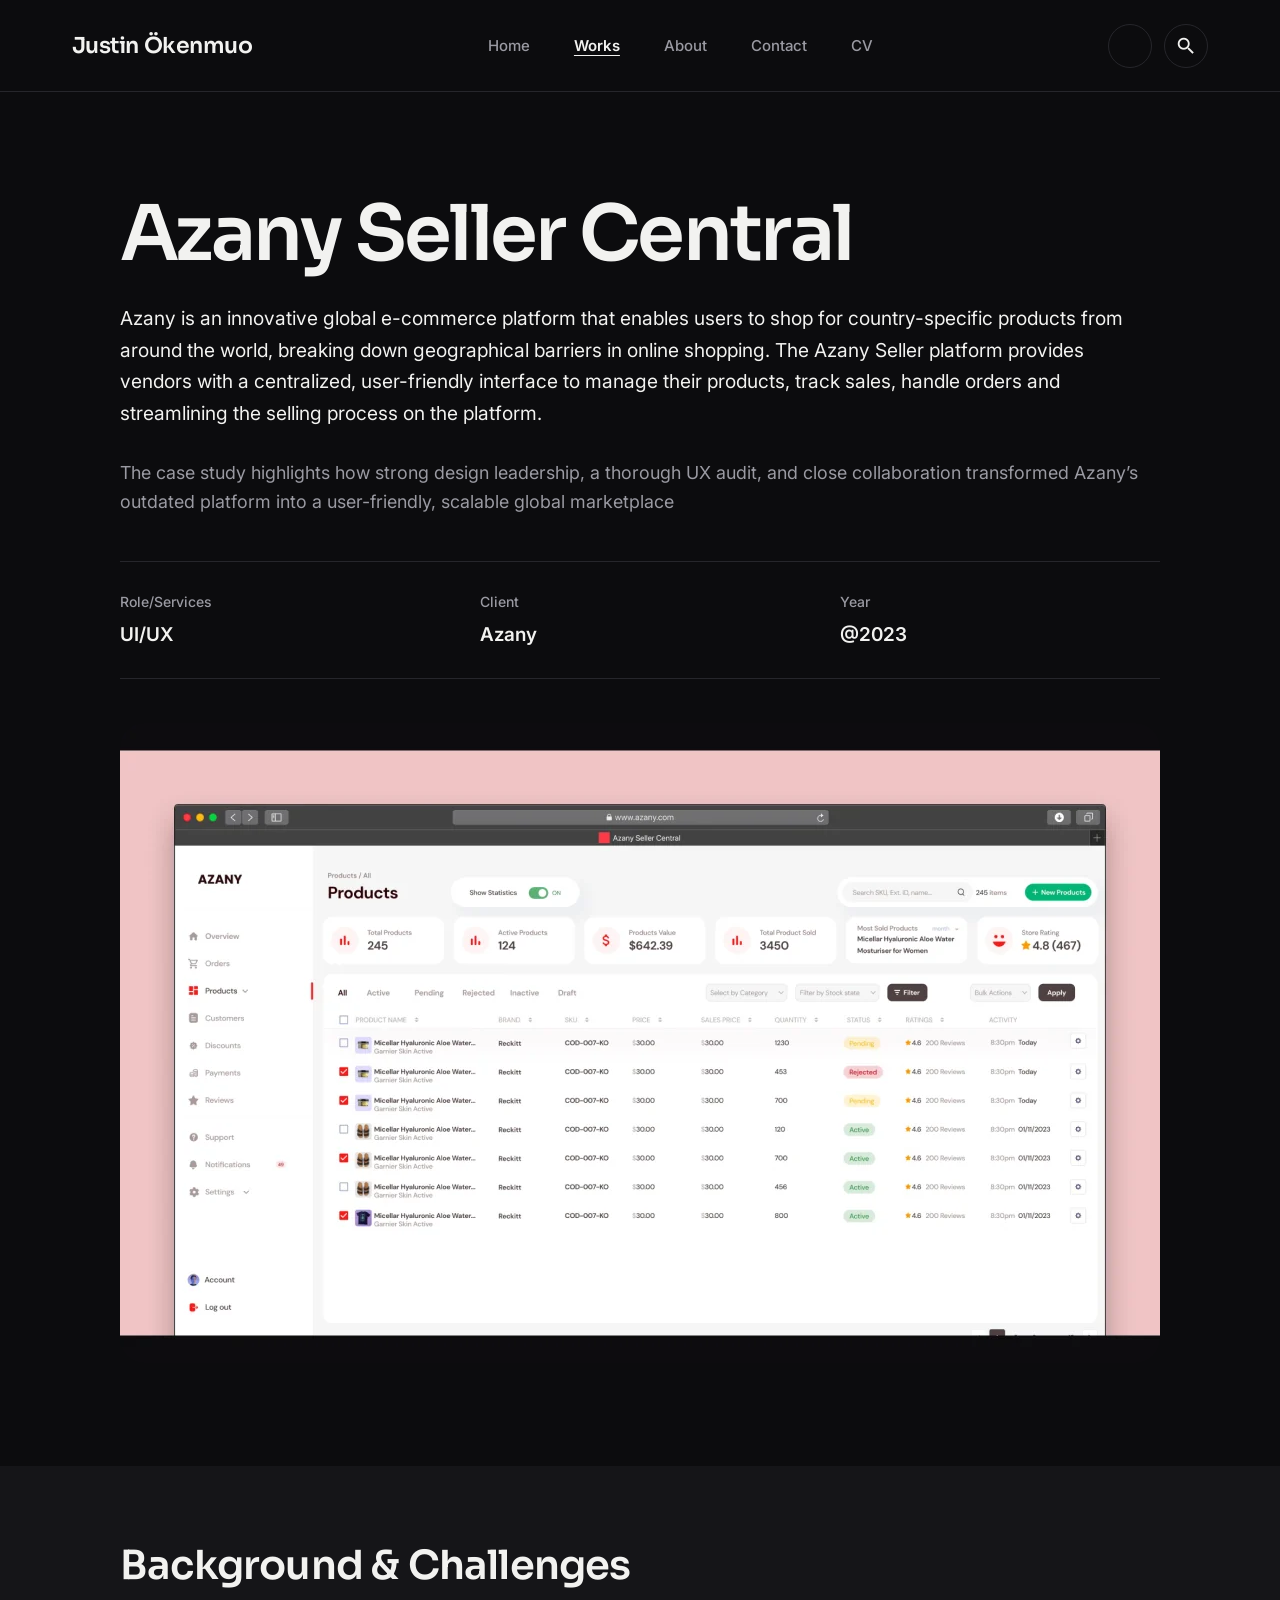
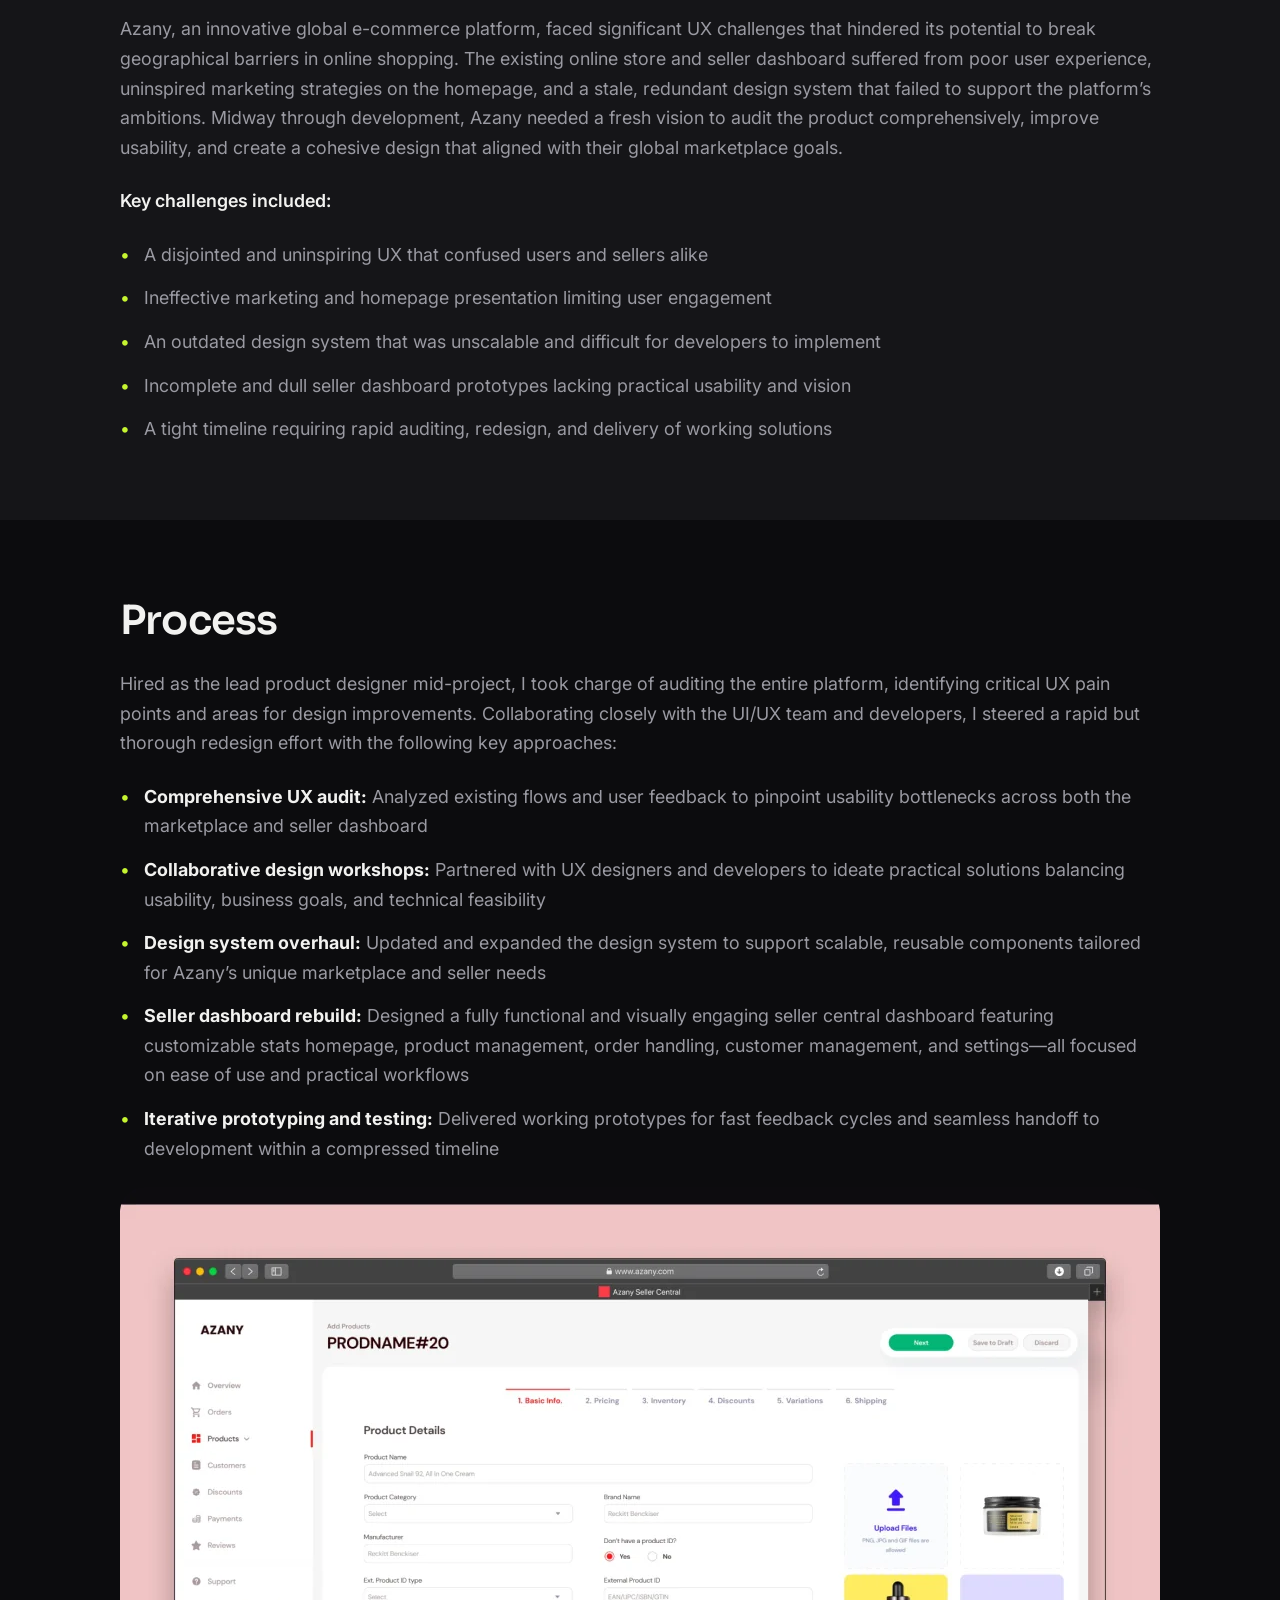
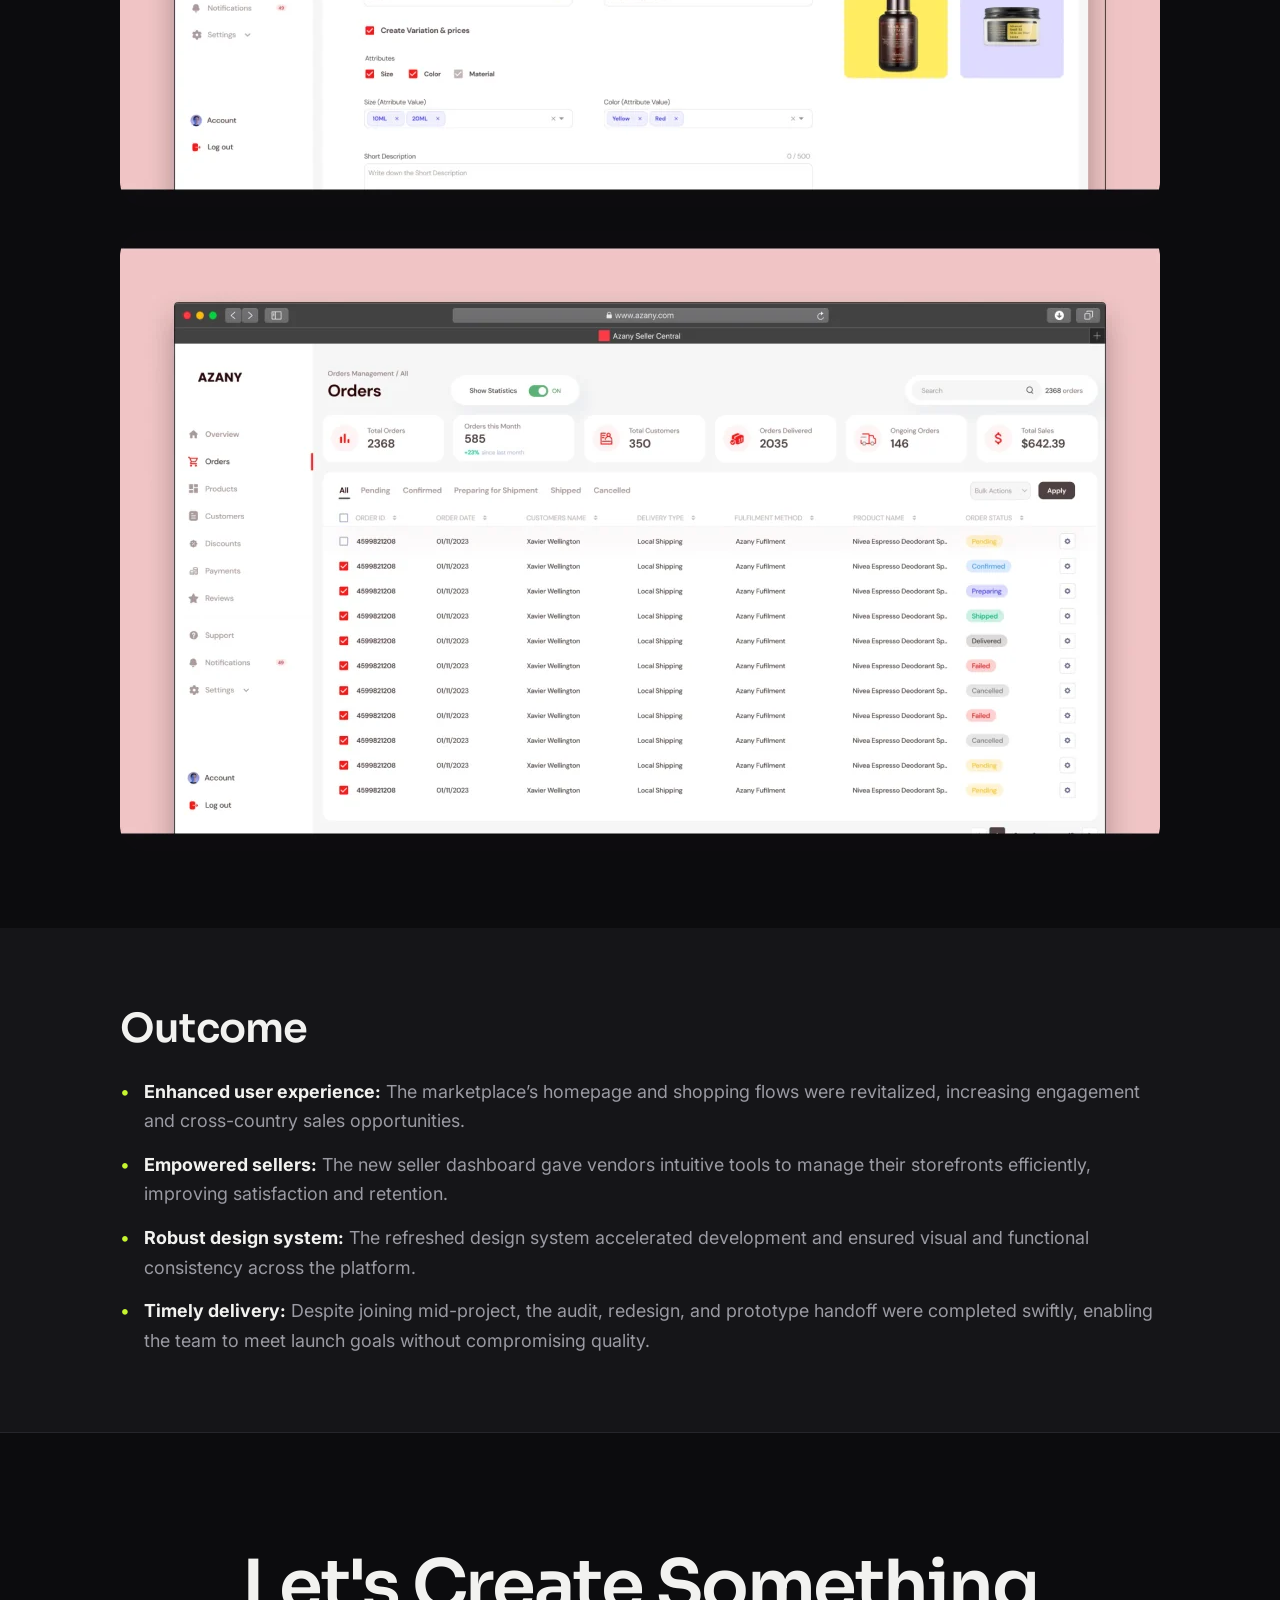
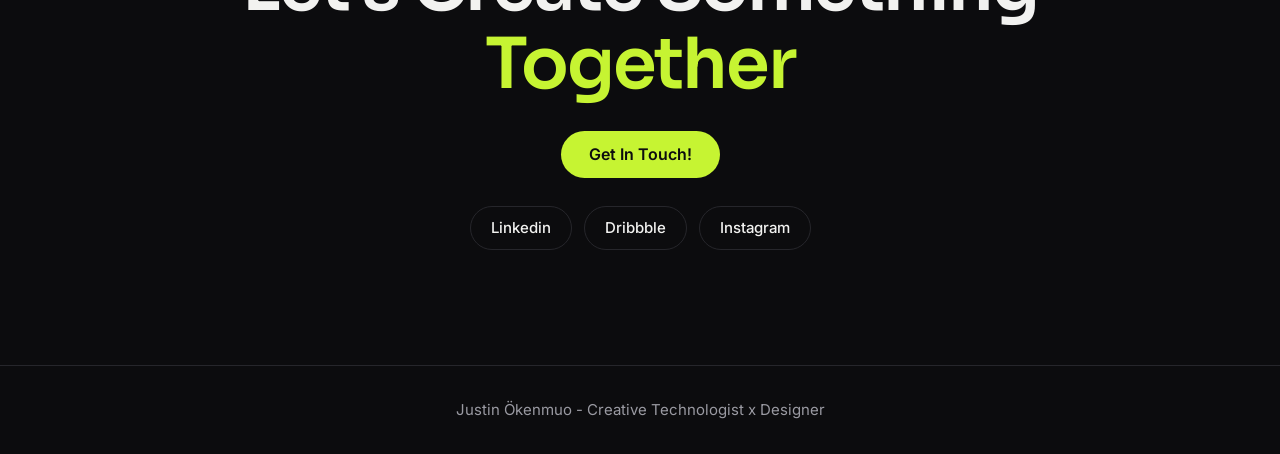
<file: portfolio/azany-ecommerce/index.html>
<!doctype html>
<html lang="en" data-theme="dark">
<head>
<meta charset="utf-8">
<meta name="viewport" content="width=device-width, initial-scale=1, viewport-fit=cover">
<title>Azany Seller Central — Justin Ökenmuo</title>
<meta name="description" content="Leading a UX audit and redesign of the Azany marketplace and seller dashboard.">
<meta name="theme-color" content="#0c0c0e">
<meta property="og:title" content="Azany Seller Central — Justin Ökenmuo">
<meta property="og:description" content="Leading a UX audit and redesign of the Azany marketplace and seller dashboard.">
<meta property="og:image" content="https://okenmuo.work/wp-content/uploads/2025/02/Screenshot-36.png">
<meta name="twitter:card" content="summary_large_image">
<link rel="icon" href="https://okenmuo.work/wp-content/uploads/2025/01/cropped-favicon-96x96-2-270x270.png">
<link rel="preconnect" href="https://fonts.googleapis.com">
<link rel="preconnect" href="https://fonts.gstatic.com" crossorigin>
<link href="https://fonts.googleapis.com/css2?family=Inter:wght@400;500;600;700&family=Sora:wght@400;600&display=swap" rel="stylesheet">
<link href="https://fonts.googleapis.com/icon?family=Material+Icons&display=block" rel="stylesheet">
<script>try{var t=localStorage.getItem('theme');if(t)document.documentElement.dataset.theme=t;}catch(e){}</script>
<link rel="stylesheet" href="../../assets/style.css">
</head>
<body class="no-js" data-base="../../">
<a class="skip" href="#main">Skip to content</a>
<div class="loader" aria-hidden="true"><div class="loader__inner"><span class="loader__label">L O A D I N G</span><span class="loader__bar"><span></span></span></div></div>
<header class="site-header">
  <div class="wrap header-inner">
    <a class="logo" href="../../">Justin Ökenmuo</a>
    <nav class="nav" aria-label="Main"><a class="nav-link" href="../../">Home</a><a class="nav-link" href="../../works/" aria-current="page">Works</a><a class="nav-link" href="../../about/">About</a><a class="nav-link" href="../../contact/">Contact</a><a class="nav-link" href="https://drive.google.com/file/d/1fWzQb8AXRmcuhQcdICG2mZRtPv6aENEN/view?usp=sharing" target="_blank" rel="noopener">CV</a></nav>
    <div class="header-actions">
      <button class="icon-btn theme-toggle" type="button" aria-label="Switch to light mode"><span class="material-icons ic-light" aria-hidden="true">light_mode</span><span class="material-icons ic-dark" aria-hidden="true">dark_mode</span></button>
      <button class="icon-btn search-btn" type="button" aria-label="Search" data-open-search><span class="material-icons" aria-hidden="true">search</span></button>
      <button class="menu-btn" type="button" aria-expanded="false" aria-controls="mobile-menu"><span class="menu-btn__label">Menu</span><span class="menu-btn__icon" aria-hidden="true"></span></button>
    </div>
  </div>
</header>
<div class="mobile-menu" id="mobile-menu" aria-hidden="true">
  <nav aria-label="Mobile"><ul class="mobile-menu__links"><li><a href="../../">Home<span class="num">01</span></a></li><li><a href="../../works/" aria-current="page">Works<span class="num">02</span></a></li><li><a href="../../about/">About<span class="num">03</span></a></li><li><a href="../../contact/">Contact<span class="num">04</span></a></li><li><a href="https://drive.google.com/file/d/1fWzQb8AXRmcuhQcdICG2mZRtPv6aENEN/view?usp=sharing" target="_blank" rel="noopener">CV<span class="num">05 ↗</span></a></li></ul></nav>
  <div class="mobile-menu__foot">
    <button class="text-link" type="button" data-open-search><span class="material-icons" aria-hidden="true">search</span><span class="tl-label">Search the site</span></button>
    <a class="text-link" href="mailto:jokenmuo@yahoo.com"><span class="material-icons" aria-hidden="true">mail</span><span class="tl-label">jokenmuo@yahoo.com</span></a>
    <div class="socials" style="justify-content:flex-start"><a class="social" href="https://ie.linkedin.com/in/justin-okenmuo" target="_blank" rel="noopener">Linkedin</a><a class="social" href="https://dribbble.com/juxtenberg" target="_blank" rel="noopener">Dribbble</a><a class="social" href="https://www.instagram.com/juxtenberg" target="_blank" rel="noopener">Instagram</a><a class="social" href="https://github.com/juxtenberg/" target="_blank" rel="noopener">Github</a></div>
  </div>
</div>
<div class="search" id="search" role="dialog" aria-modal="true" aria-label="Search" aria-hidden="true">
  <div class="search__top"><button class="icon-btn" type="button" aria-label="Close search" data-close-search><span class="material-icons" aria-hidden="true">close</span></button></div>
  <div class="search__body">
    <p class="search__title">What are you looking for?</p>
    <form role="search"><label class="search__field"><span class="material-icons" aria-hidden="true">search</span><span class="sr-only">Search</span><input type="search" placeholder="Search projects and pages" autocomplete="off"></label></form>
    <ul class="search__results" aria-live="polite"></ul>
  </div>
</div>
<main id="main">
<section class="case-intro">
  <div class="wrap wrap--narrow gap-28">
    <h1 class="h-display case-title reveal">Azany Seller Central</h1>
    <p class="case-lead reveal" style="font-size:clamp(18px,1.5vw,21px)">Azany is an innovative global e-commerce platform that enables users to shop for country-specific products from around the world, breaking down geographical barriers in online shopping. The Azany Seller platform provides vendors with a centralized, user-friendly interface to manage their products, track sales, handle orders and streamlining the selling process on the platform.</p>
    <p class="case-p reveal">The case study highlights how strong design leadership, a thorough UX audit, and close collaboration transformed Azany’s outdated platform into a user-friendly, scalable global marketplace</p>
    <dl class="meta reveal"><div><dt>Role/Services</dt><dd>UI/UX</dd></div><div><dt>Client</dt><dd>Azany</dd></div><div><dt>Year</dt><dd>@2023</dd></div></dl>
    <figure class="media media--clear zoomable reveal" style="margin:0"><img src="../../assets/img/azany-hero.webp" width="1040" height="640" alt="Azany Seller Central products dashboard in a browser window"></figure>
  </div>
</section>
<section class="case-sec case-sec--80 section--surface">
  <div class="wrap wrap--narrow gap-24">
    <h2 class="case-h2 reveal">Background &amp; Challenges</h2>
    <p class="case-p reveal">Azany, an innovative global e-commerce platform, faced significant UX challenges that hindered its potential to break geographical barriers in online shopping. The existing online store and seller dashboard suffered from poor user experience, uninspired marketing strategies on the homepage, and a stale, redundant design system that failed to support the platform’s ambitions. Midway through development, Azany needed a fresh vision to audit the product comprehensively, improve usability, and create a cohesive design that aligned with their global marketplace goals.</p>
    <p class="case-p case-p--strong reveal">Key challenges included:</p>
    <div class="reveal"><ul class="bullets"><li><span>A disjointed and uninspiring UX that confused users and sellers alike</span></li><li><span>Ineffective marketing and homepage presentation limiting user engagement</span></li><li><span>An outdated design system that was unscalable and difficult for developers to implement</span></li><li><span>Incomplete and dull seller dashboard prototypes lacking practical usability and vision</span></li><li><span>A tight timeline requiring rapid auditing, redesign, and delivery of working solutions</span></li></ul></div>
  </div>
</section>
<section class="case-sec case-sec--80">
  <div class="wrap wrap--narrow gap-24">
    <h2 class="case-h2 reveal">Process</h2>
    <p class="case-p reveal">Hired as the lead product designer mid-project, I took charge of auditing the entire platform, identifying critical UX pain points and areas for design improvements. Collaborating closely with the UI/UX team and developers, I steered a rapid but thorough redesign effort with the following key approaches:</p>
    <div class="reveal"><ul class="bullets"><li><span><strong>Comprehensive UX audit:</strong> Analyzed existing flows and user feedback to pinpoint usability bottlenecks across both the marketplace and seller dashboard</span></li><li><span><strong>Collaborative design workshops:</strong> Partnered with UX designers and developers to ideate practical solutions balancing usability, business goals, and technical feasibility</span></li><li><span><strong>Design system overhaul:</strong> Updated and expanded the design system to support scalable, reusable components tailored for Azany’s unique marketplace and seller needs</span></li><li><span><strong>Seller dashboard rebuild:</strong> Designed a fully functional and visually engaging seller central dashboard featuring customizable stats homepage, product management, order handling, customer management, and settings—all focused on ease of use and practical workflows</span></li><li><span><strong>Iterative prototyping and testing:</strong> Delivered working prototypes for fast feedback cycles and seamless handoff to development within a compressed timeline</span></li></ul></div>
    <figure class="media media--clear zoomable reveal" style="margin:0"><img src="../../assets/img/azany-2.webp" width="1040" height="620" alt="Azany add-product flow with step tabs and image upload" loading="lazy"></figure>
    <figure class="media media--clear zoomable reveal" style="margin:0"><img src="../../assets/img/azany-1.webp" width="1040" height="620" alt="Azany orders management table with status badges" loading="lazy"></figure>
  </div>
</section>
<section class="case-sec case-sec--80 section--surface">
  <div class="wrap wrap--narrow gap-24">
    <h2 class="case-h2 reveal">Outcome</h2>
    <div class="reveal"><ul class="bullets"><li><span><strong>Enhanced user experience:</strong> The marketplace’s homepage and shopping flows were revitalized, increasing engagement and cross-country sales opportunities.</span></li><li><span><strong>Empowered sellers:</strong> The new seller dashboard gave vendors intuitive tools to manage their storefronts efficiently, improving satisfaction and retention.</span></li><li><span><strong>Robust design system:</strong> The refreshed design system accelerated development and ensured visual and functional consistency across the platform.</span></li><li><span><strong>Timely delivery:</strong> Despite joining mid-project, the audit, redesign, and prototype handoff were completed swiftly, enabling the team to meet launch goals without compromising quality.</span></li></ul></div>
  </div>
</section>
<section class="cta">
  <div class="wrap">
    
    <h2 class="cta__title reveal"><span>Let's Create Something</span><span class="accent">Together</span></h2>
    <a class="btn" href="../../contact/">Get In Touch!</a>
    <div class="socials"><a class="social" href="https://ie.linkedin.com/in/justin-okenmuo" target="_blank" rel="noopener">Linkedin</a><a class="social" href="https://dribbble.com/juxtenberg" target="_blank" rel="noopener">Dribbble</a><a class="social" href="https://www.instagram.com/juxtenberg" target="_blank" rel="noopener">Instagram</a></div>
  </div>
</section>
</main>
<footer class="site-footer"><div class="wrap">Justin Ökenmuo - Creative Technologist x Designer</div></footer>
<script src="../../assets/main.js"></script>
</body>
</html>
</file>
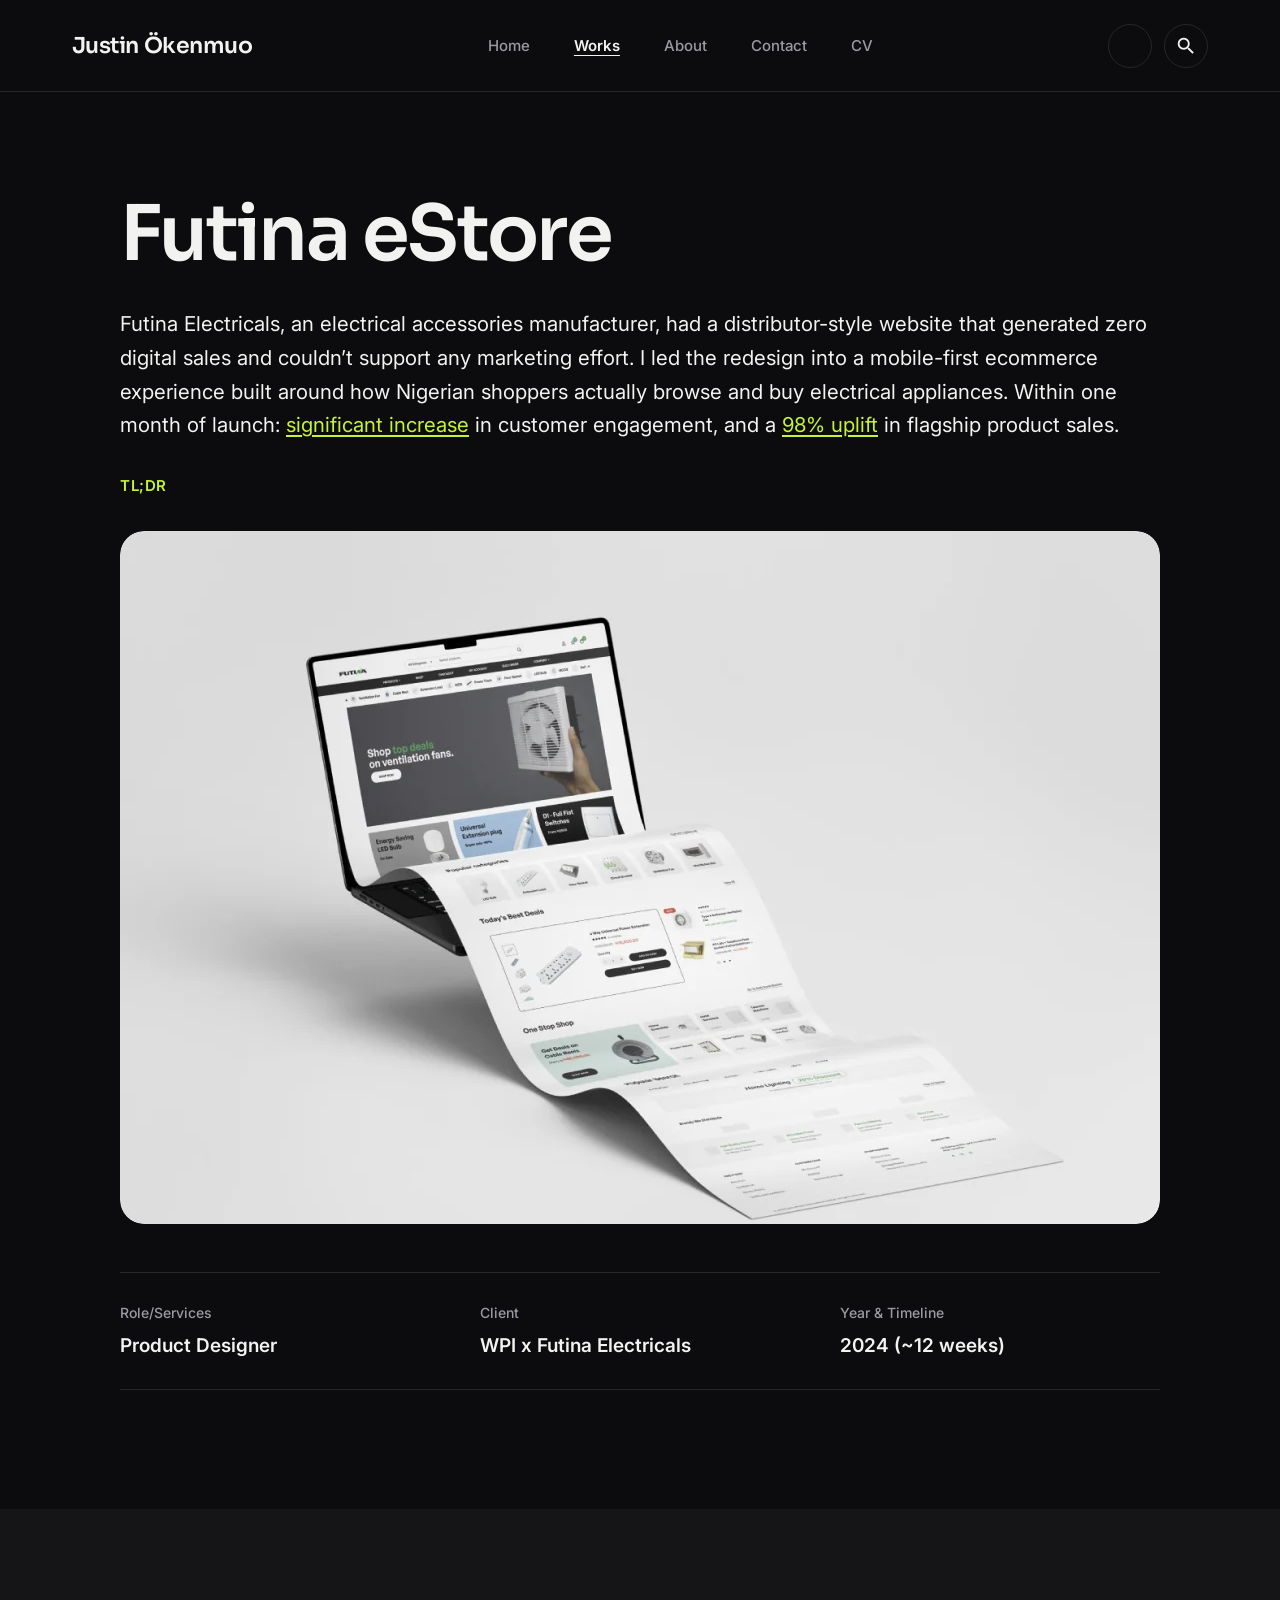
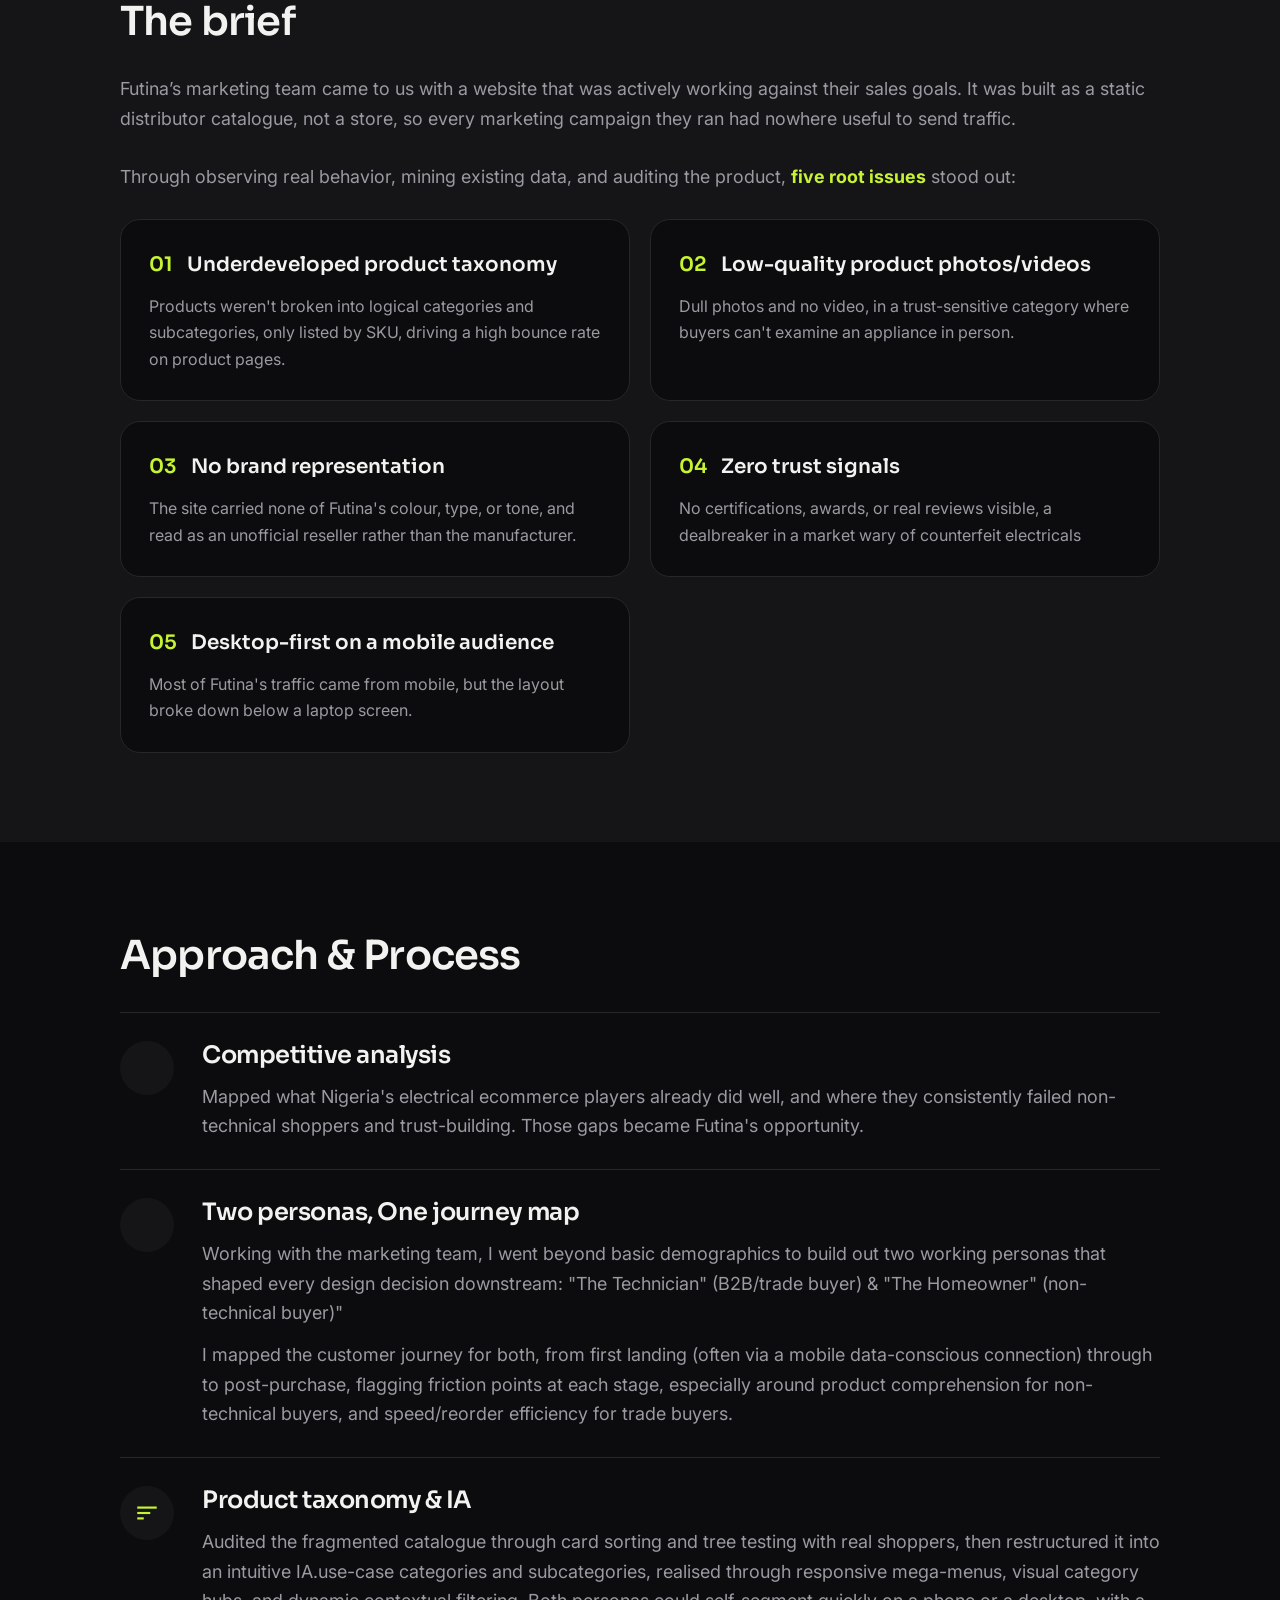
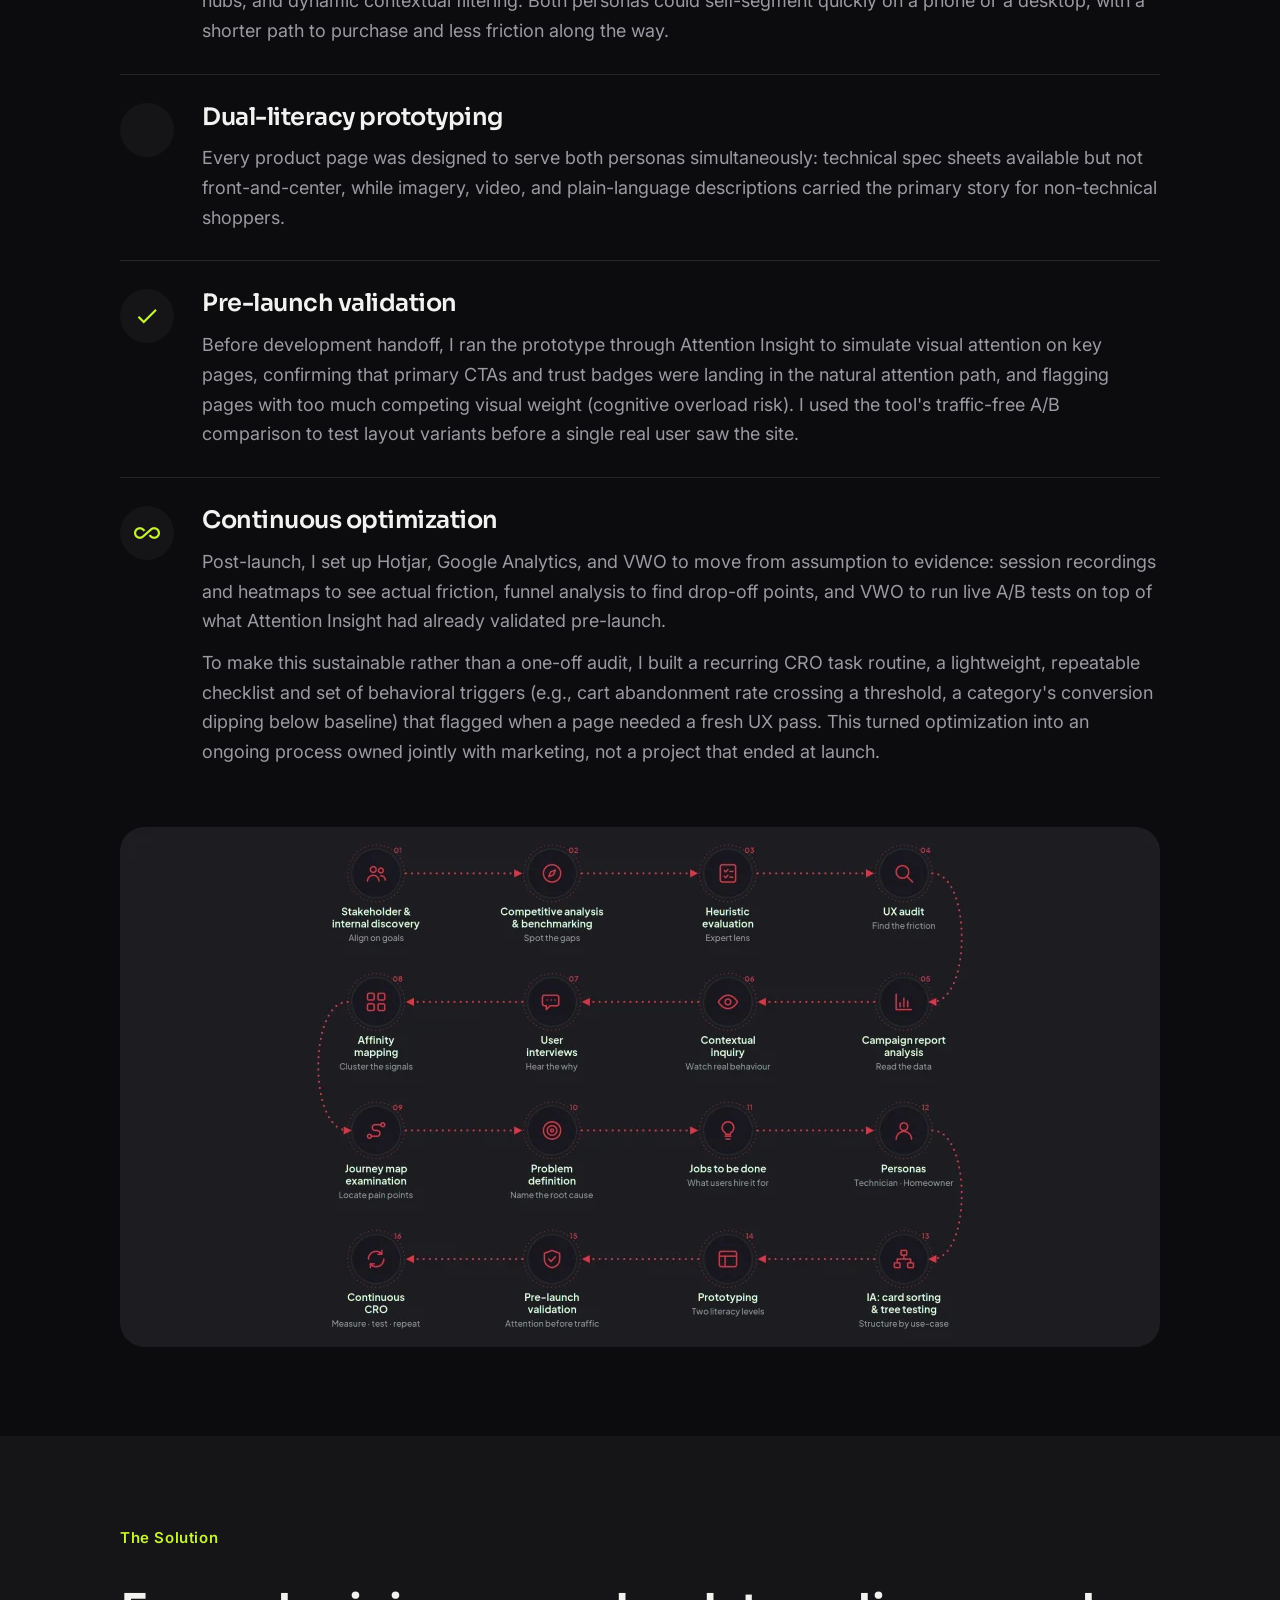
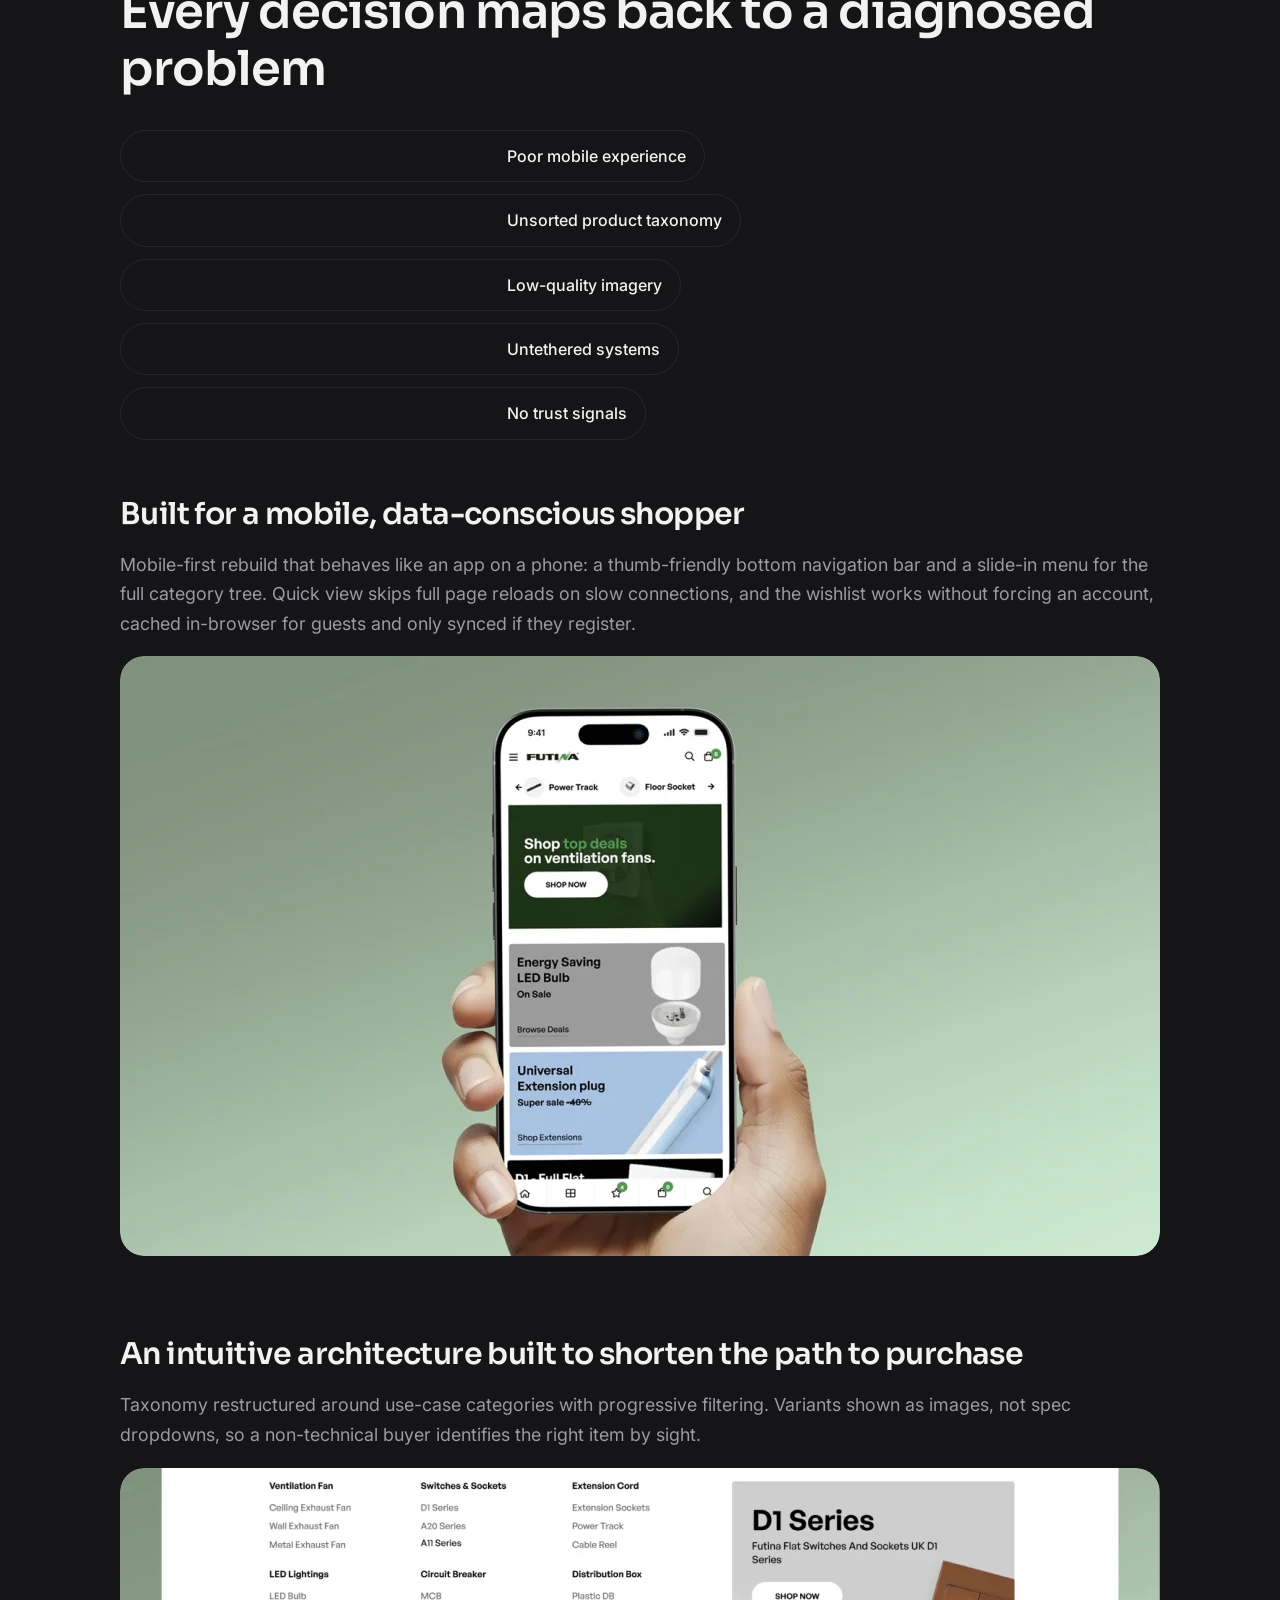
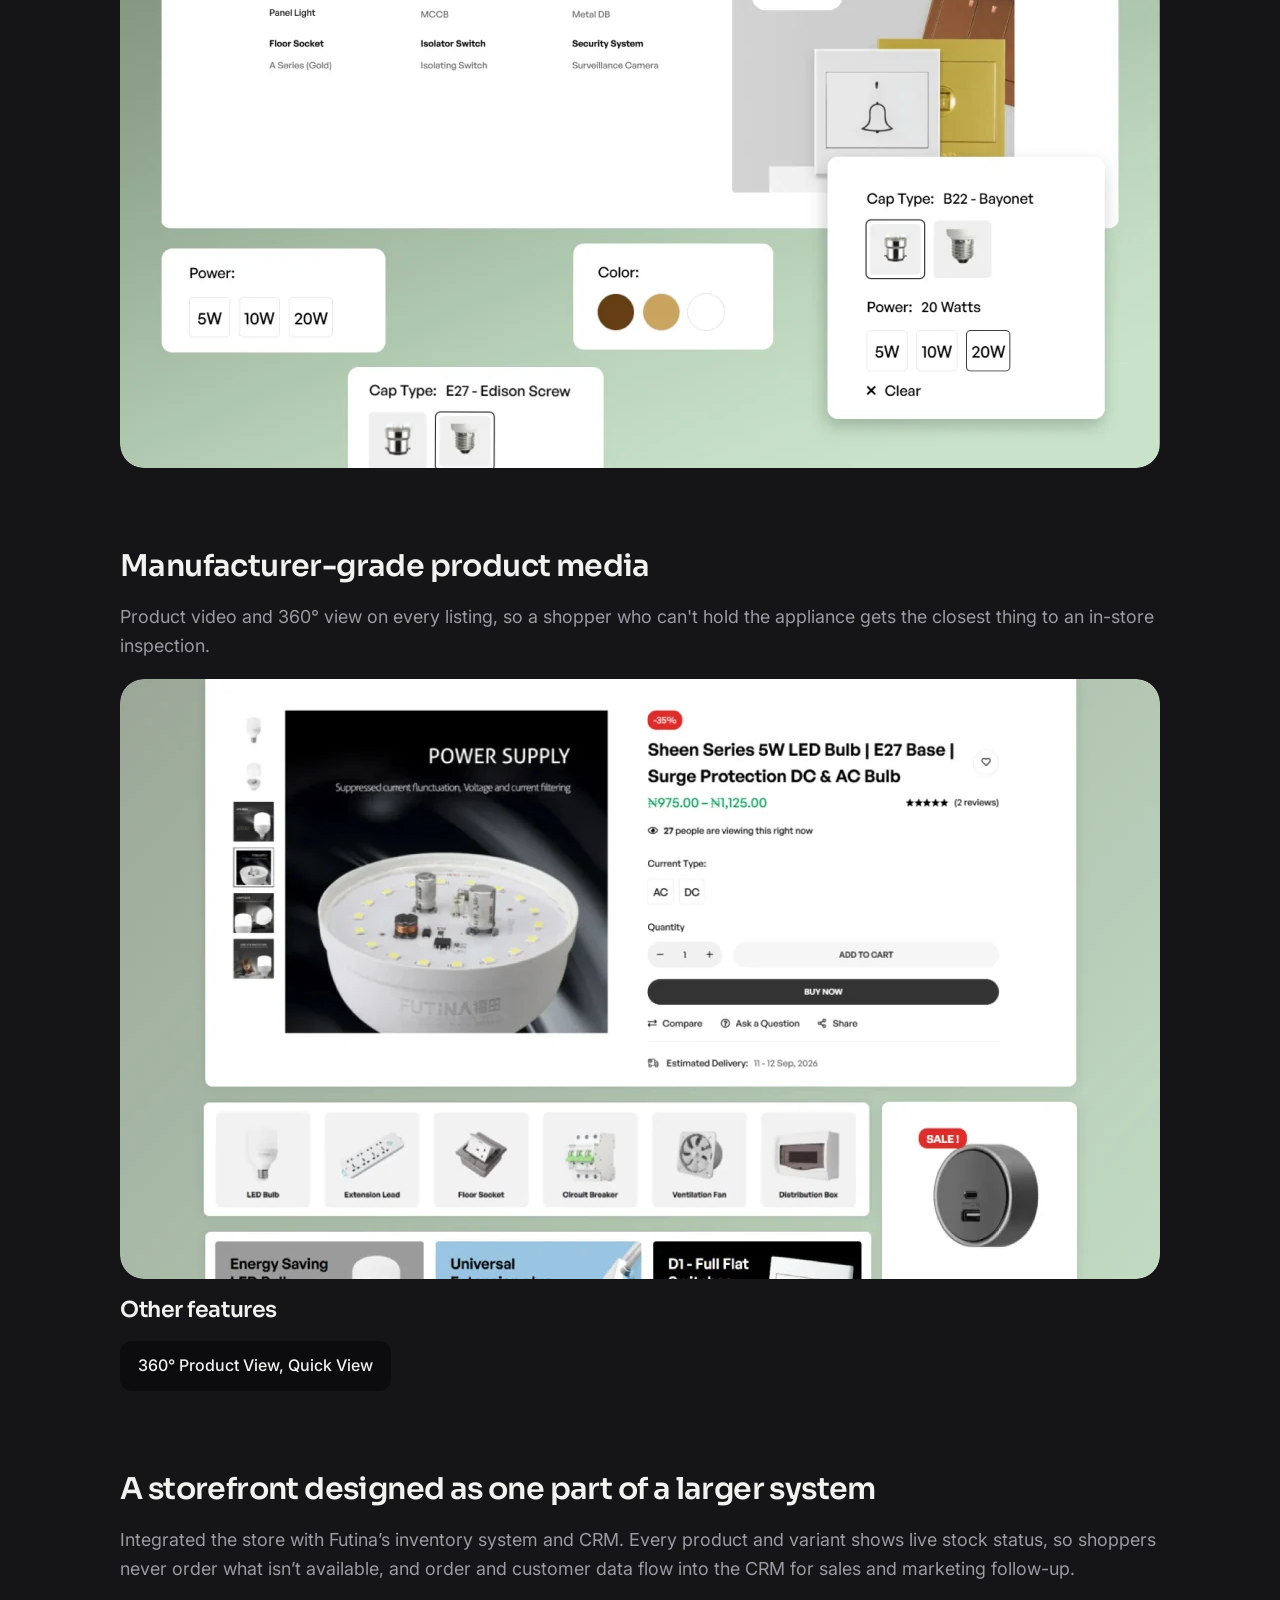
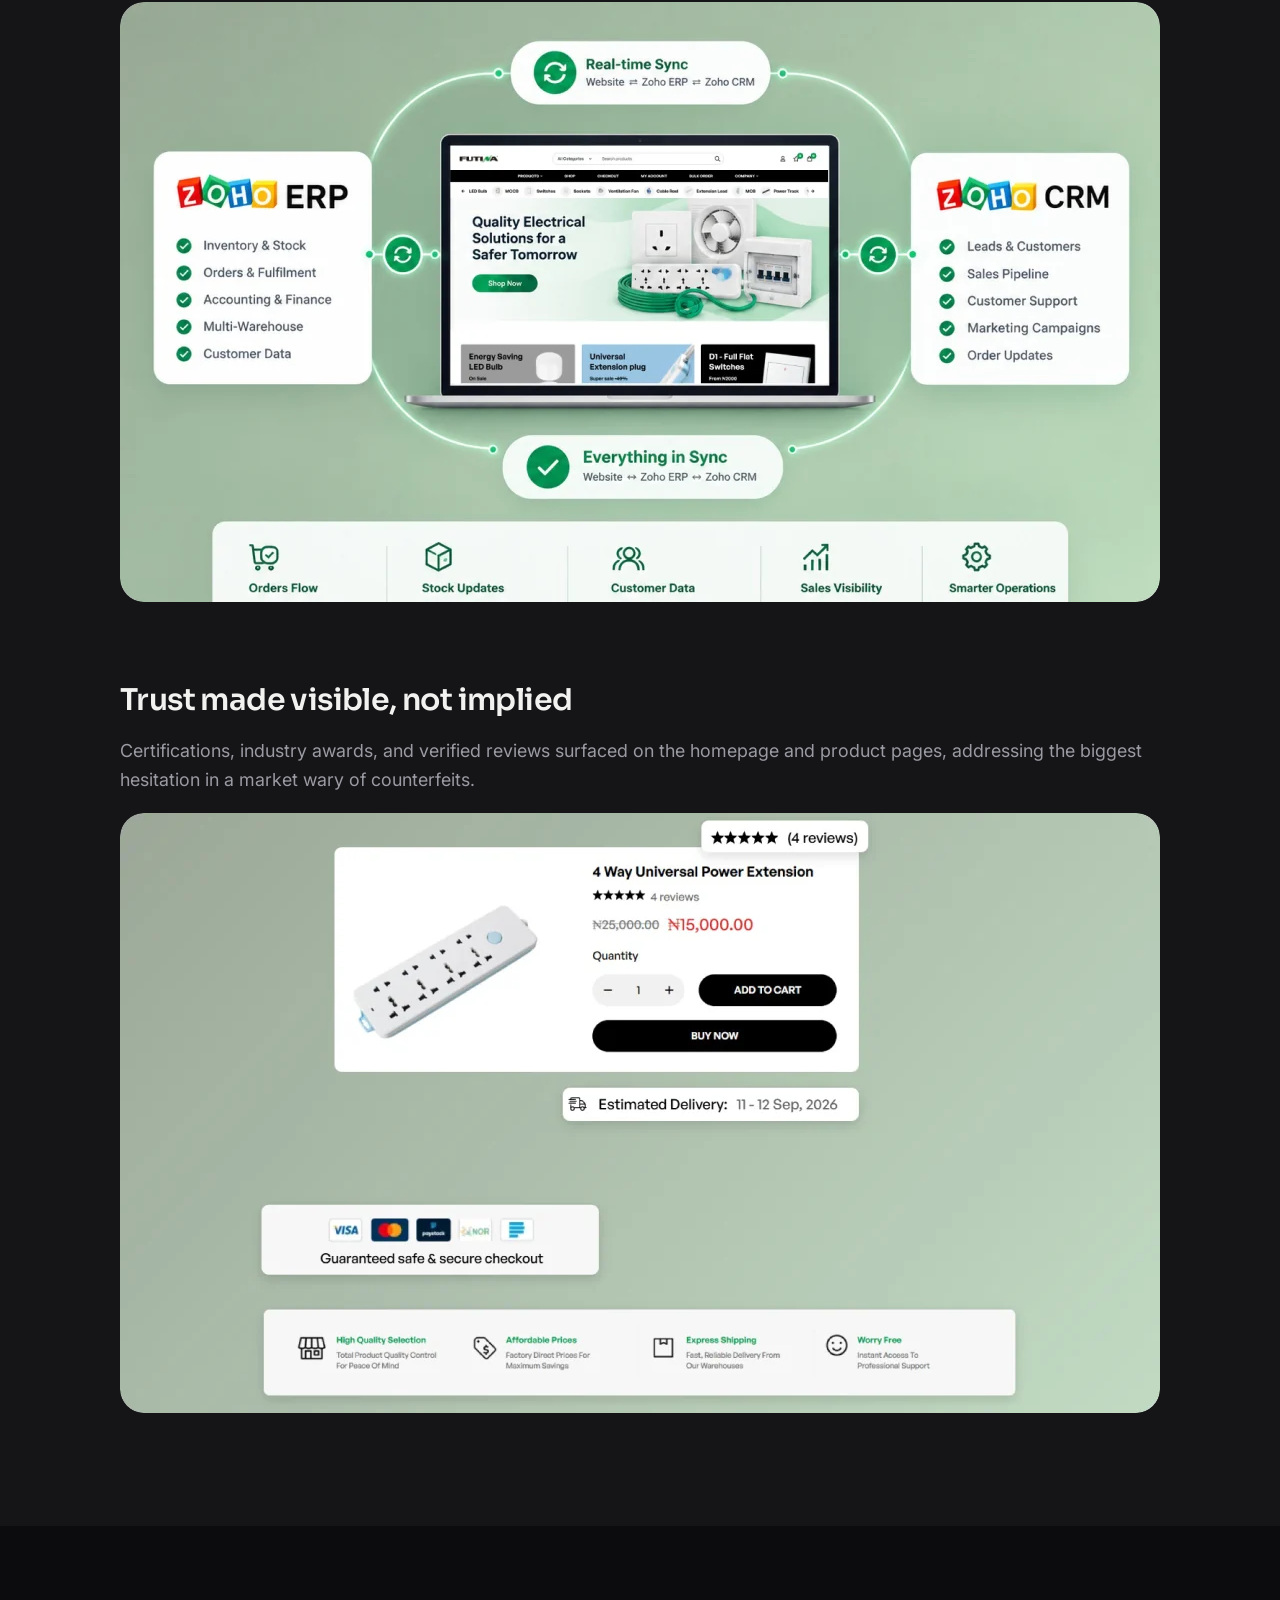
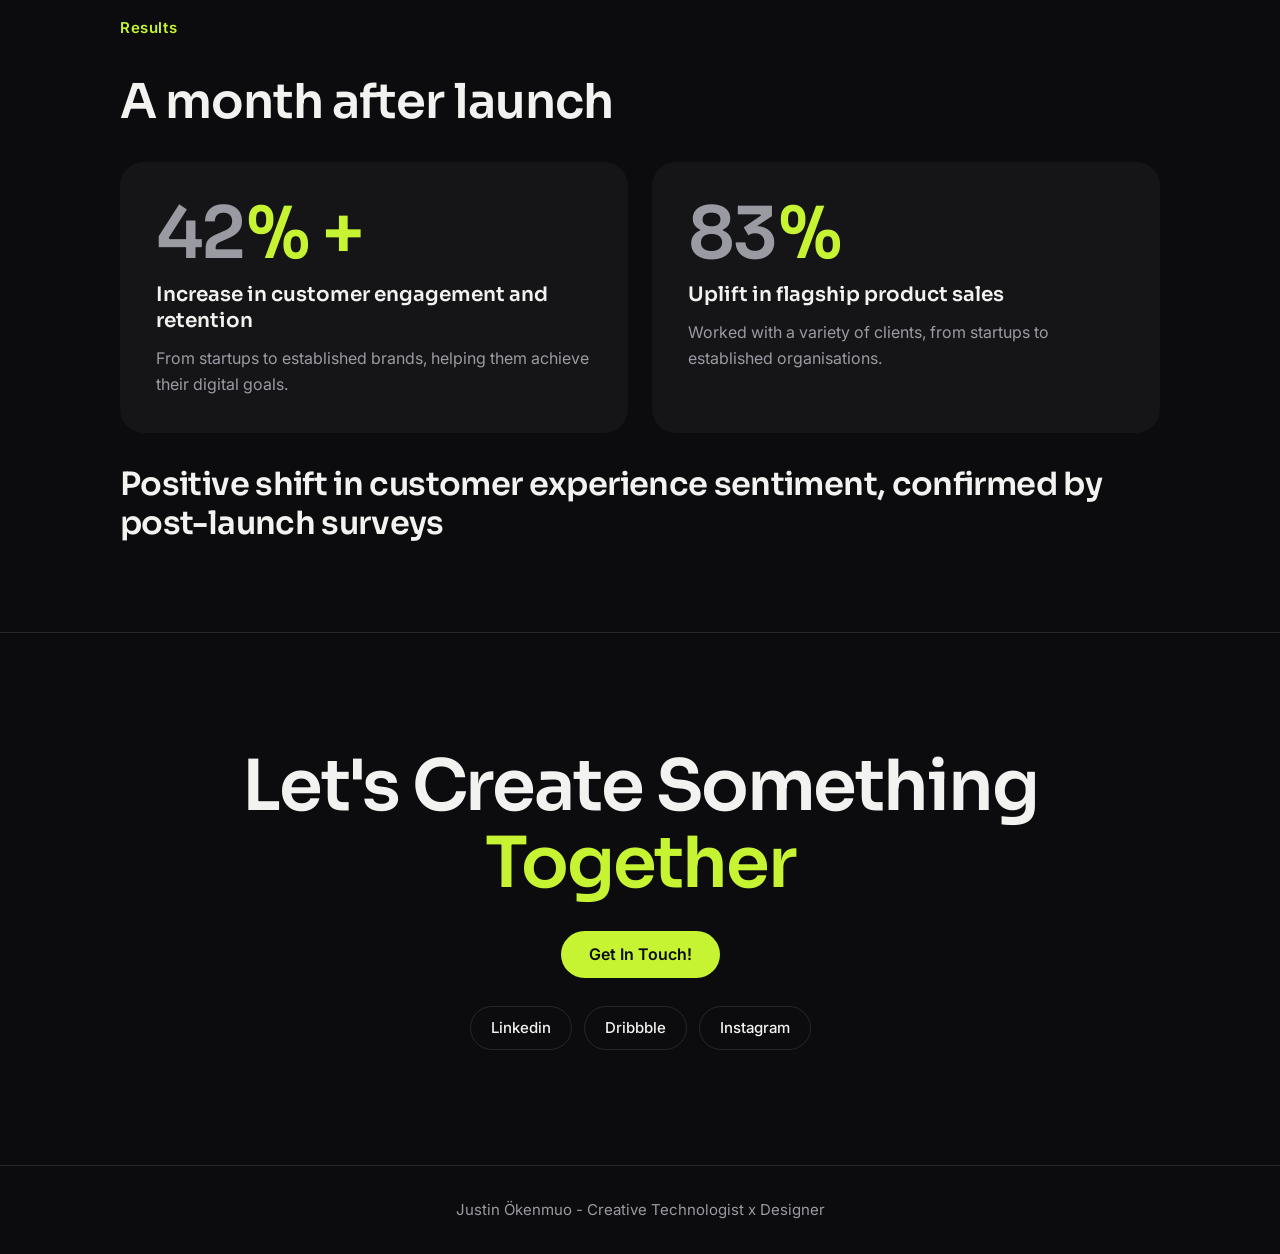
<file: portfolio/futina-estore/index.html>
<!doctype html>
<html lang="en" data-theme="dark">
<head>
<meta charset="utf-8">
<meta name="viewport" content="width=device-width, initial-scale=1, viewport-fit=cover">
<title>Futina eStore — Justin Ökenmuo</title>
<meta name="description" content="Redesigning Futina Electricals’ distributor site into a mobile-first ecommerce store — 98% uplift in flagship product sales.">
<meta name="theme-color" content="#0c0c0e">
<meta property="og:title" content="Futina eStore — Justin Ökenmuo">
<meta property="og:description" content="Redesigning Futina Electricals’ distributor site into a mobile-first ecommerce store — 98% uplift in flagship product sales.">
<meta property="og:image" content="https://okenmuo.work/wp-content/uploads/2025/02/Screenshot-36.png">
<meta name="twitter:card" content="summary_large_image">
<link rel="icon" href="https://okenmuo.work/wp-content/uploads/2025/01/cropped-favicon-96x96-2-270x270.png">
<link rel="preconnect" href="https://fonts.googleapis.com">
<link rel="preconnect" href="https://fonts.gstatic.com" crossorigin>
<link href="https://fonts.googleapis.com/css2?family=Inter:wght@400;500;600;700&family=Sora:wght@400;600&display=swap" rel="stylesheet">
<link href="https://fonts.googleapis.com/icon?family=Material+Icons&display=block" rel="stylesheet">
<script>try{var t=localStorage.getItem('theme');if(t)document.documentElement.dataset.theme=t;}catch(e){}</script>
<link rel="stylesheet" href="../../assets/style.css">
</head>
<body class="no-js" data-base="../../">
<a class="skip" href="#main">Skip to content</a>
<div class="loader" aria-hidden="true"><div class="loader__inner"><span class="loader__label">L O A D I N G</span><span class="loader__bar"><span></span></span></div></div>
<header class="site-header">
  <div class="wrap header-inner">
    <a class="logo" href="../../">Justin Ökenmuo</a>
    <nav class="nav" aria-label="Main"><a class="nav-link" href="../../">Home</a><a class="nav-link" href="../../works/" aria-current="page">Works</a><a class="nav-link" href="../../about/">About</a><a class="nav-link" href="../../contact/">Contact</a><a class="nav-link" href="https://drive.google.com/file/d/1fWzQb8AXRmcuhQcdICG2mZRtPv6aENEN/view?usp=sharing" target="_blank" rel="noopener">CV</a></nav>
    <div class="header-actions">
      <button class="icon-btn theme-toggle" type="button" aria-label="Switch to light mode"><span class="material-icons ic-light" aria-hidden="true">light_mode</span><span class="material-icons ic-dark" aria-hidden="true">dark_mode</span></button>
      <button class="icon-btn search-btn" type="button" aria-label="Search" data-open-search><span class="material-icons" aria-hidden="true">search</span></button>
      <button class="menu-btn" type="button" aria-expanded="false" aria-controls="mobile-menu"><span class="menu-btn__label">Menu</span><span class="menu-btn__icon" aria-hidden="true"></span></button>
    </div>
  </div>
</header>
<div class="mobile-menu" id="mobile-menu" aria-hidden="true">
  <nav aria-label="Mobile"><ul class="mobile-menu__links"><li><a href="../../">Home<span class="num">01</span></a></li><li><a href="../../works/" aria-current="page">Works<span class="num">02</span></a></li><li><a href="../../about/">About<span class="num">03</span></a></li><li><a href="../../contact/">Contact<span class="num">04</span></a></li><li><a href="https://drive.google.com/file/d/1fWzQb8AXRmcuhQcdICG2mZRtPv6aENEN/view?usp=sharing" target="_blank" rel="noopener">CV<span class="num">05 ↗</span></a></li></ul></nav>
  <div class="mobile-menu__foot">
    <button class="text-link" type="button" data-open-search><span class="material-icons" aria-hidden="true">search</span><span class="tl-label">Search the site</span></button>
    <a class="text-link" href="mailto:jokenmuo@yahoo.com"><span class="material-icons" aria-hidden="true">mail</span><span class="tl-label">jokenmuo@yahoo.com</span></a>
    <div class="socials" style="justify-content:flex-start"><a class="social" href="https://ie.linkedin.com/in/justin-okenmuo" target="_blank" rel="noopener">Linkedin</a><a class="social" href="https://dribbble.com/juxtenberg" target="_blank" rel="noopener">Dribbble</a><a class="social" href="https://www.instagram.com/juxtenberg" target="_blank" rel="noopener">Instagram</a><a class="social" href="https://github.com/juxtenberg/" target="_blank" rel="noopener">Github</a></div>
  </div>
</div>
<div class="search" id="search" role="dialog" aria-modal="true" aria-label="Search" aria-hidden="true">
  <div class="search__top"><button class="icon-btn" type="button" aria-label="Close search" data-close-search><span class="material-icons" aria-hidden="true">close</span></button></div>
  <div class="search__body">
    <p class="search__title">What are you looking for?</p>
    <form role="search"><label class="search__field"><span class="material-icons" aria-hidden="true">search</span><span class="sr-only">Search</span><input type="search" placeholder="Search projects and pages" autocomplete="off"></label></form>
    <ul class="search__results" aria-live="polite"></ul>
  </div>
</div>
<main id="main">
<section class="case-intro">
  <div class="wrap wrap--narrow gap-32">
    <h1 class="h-display case-title reveal">Futina eStore</h1>
    <p class="case-lead reveal">Futina Electricals, an electrical accessories manufacturer, had a distributor-style website that generated zero digital sales and couldn’t support any marketing effort. I led the redesign into a mobile-first ecommerce experience built around how Nigerian shoppers actually browse and buy electrical appliances. Within one month of launch: <u>significant increase</u> in customer engagement, and a <u>98% uplift</u> in flagship product sales.</p>
    <p class="eyebrow-accent reveal">TL;DR</p>
    <figure class="media zoomable reveal" style="margin:0"><img src="../../assets/img/futina-hero.webp" width="1040" height="693" alt="Futina eStore homepage on a laptop, unrolling into the full page"></figure>
    <dl class="meta reveal"><div><dt>Role/Services</dt><dd>Product Designer</dd></div><div><dt>Client</dt><dd>WPI x Futina Electricals</dd></div><div><dt>Year &amp; Timeline</dt><dd>2024 (~12 weeks)</dd></div></dl>
  </div>
</section>
<section class="case-sec section--surface">
  <div class="wrap wrap--narrow gap-28">
    <h2 class="case-h2 reveal">The brief</h2>
    <p class="case-p reveal">Futina’s marketing team came to us with a website that was actively working against their sales goals. It was built as a static distributor catalogue, not a store, so every marketing campaign they ran had nowhere useful to send traffic.</p>
    <p class="case-p reveal">Through observing real behavior, mining existing data, and auditing the product, <b class="accent">five root issues</b> stood out:</p>
    <div class="issues"><article class="issue reveal"><h3><span class="accent">01</span><span>Underdeveloped product taxonomy</span></h3><p>Products weren't broken into logical categories and subcategories, only listed by SKU, driving a high bounce rate on product pages.</p></article><article class="issue reveal"><h3><span class="accent">02</span><span>Low-quality product photos/videos</span></h3><p>Dull photos and no video, in a trust-sensitive category where buyers can't examine an appliance in person.</p></article><article class="issue reveal"><h3><span class="accent">03</span><span>No brand representation</span></h3><p>The site carried none of Futina's colour, type, or tone, and read as an unofficial reseller rather than the manufacturer.</p></article><article class="issue reveal"><h3><span class="accent">04</span><span>Zero trust signals</span></h3><p>No certifications, awards, or real reviews visible, a dealbreaker in a market wary of counterfeit electricals</p></article><article class="issue reveal"><h3><span class="accent">05</span><span>Desktop-first on a mobile audience</span></h3><p>Most of Futina's traffic came from mobile, but the layout broke down below a laptop screen.</p></article></div>
  </div>
</section>
<section class="case-sec">
  <div class="wrap wrap--narrow gap-32">
    <h2 class="case-h2 reveal">Approach &amp; Process</h2>
    <div class="steps"><article class="step reveal"><span class="step__icon"><span class="material-icons" aria-hidden="true">insights</span></span>
<div class="step__text"><h3>Competitive analysis</h3><p>Mapped what Nigeria's electrical ecommerce players already did well, and where they consistently failed non-technical shoppers and trust-building. Those gaps became Futina's opportunity.</p></div></article><article class="step reveal"><span class="step__icon"><span class="material-icons" aria-hidden="true">alt_route</span></span>
<div class="step__text"><h3>Two personas, One journey map</h3><p>Working with the marketing team, I went beyond basic demographics to build out two working personas that shaped every design decision downstream: "The Technician" (B2B/trade buyer) &amp; "The Homeowner" (non-technical buyer)"</p><p>I mapped the customer journey for both, from first landing (often via a mobile data-conscious connection) through to post-purchase, flagging friction points at each stage, especially around product comprehension for non-technical buyers, and speed/reorder efficiency for trade buyers.</p></div></article><article class="step reveal"><span class="step__icon"><span class="material-icons" aria-hidden="true">sort</span></span>
<div class="step__text"><h3>Product taxonomy &amp; IA</h3><p>Audited the fragmented catalogue through card sorting and tree testing with real shoppers, then restructured it into an intuitive IA.use-case categories and subcategories, realised through responsive mega-menus, visual category hubs, and dynamic contextual filtering. Both personas could self-segment quickly on a phone or a desktop, with a shorter path to purchase and less friction along the way.</p></div></article><article class="step reveal"><span class="step__icon"><span class="material-icons" aria-hidden="true">view_in_ar</span></span>
<div class="step__text"><h3>Dual-literacy prototyping</h3><p>Every product page was designed to serve both personas simultaneously: technical spec sheets available but not front-and-center, while imagery, video, and plain-language descriptions carried the primary story for non-technical shoppers.</p></div></article><article class="step reveal"><span class="step__icon"><span class="material-icons" aria-hidden="true">check</span></span>
<div class="step__text"><h3>Pre-launch validation</h3><p>Before development handoff, I ran the prototype through Attention Insight to simulate visual attention on key pages, confirming that primary CTAs and trust badges were landing in the natural attention path, and flagging pages with too much competing visual weight (cognitive overload risk). I used the tool's traffic-free A/B comparison to test layout variants before a single real user saw the site.</p></div></article><article class="step reveal"><span class="step__icon"><span class="material-icons" aria-hidden="true">all_inclusive</span></span>
<div class="step__text"><h3>Continuous optimization</h3><p>Post-launch, I set up Hotjar, Google Analytics, and VWO to move from assumption to evidence: session recordings and heatmaps to see actual friction, funnel analysis to find drop-off points, and VWO to run live A/B tests on top of what Attention Insight had already validated pre-launch.</p><p>To make this sustainable rather than a one-off audit, I built a recurring CRO task routine, a lightweight, repeatable checklist and set of behavioral triggers (e.g., cart abandonment rate crossing a threshold, a category's conversion dipping below baseline) that flagged when a page needed a fresh UX pass. This turned optimization into an ongoing process owned jointly with marketing, not a project that ended at launch.</p></div></article></div>
    <figure class="media zoomable reveal" style="margin:0"><img src="../../assets/img/futina-process.webp" width="1040" height="520" alt="The 16-step Futina design process, from stakeholder discovery to continuous CRO" loading="lazy"></figure>
  </div>
</section>
<section class="case-sec section--surface">
  <div class="wrap wrap--narrow gap-32">
    <p class="eyebrow-accent reveal">The Solution</p>
    <h2 class="case-h2 case-h2--lg reveal">Every decision maps back to a diagnosed problem</h2>
    <div class="chips reveal" aria-label="Jump to a solution"><a class="chip" href="#sol-mobile" data-jump="sol-mobile"><span class="material-icons" aria-hidden="true">arrow_circle_right</span>Poor mobile experience</a><a class="chip" href="#sol-architecture" data-jump="sol-architecture"><span class="material-icons" aria-hidden="true">arrow_circle_right</span>Unsorted product taxonomy</a><a class="chip" href="#sol-media" data-jump="sol-media"><span class="material-icons" aria-hidden="true">arrow_circle_right</span>Low-quality imagery</a><a class="chip" href="#sol-integration" data-jump="sol-integration"><span class="material-icons" aria-hidden="true">arrow_circle_right</span>Untethered systems</a><a class="chip" href="#sol-trust" data-jump="sol-trust"><span class="material-icons" aria-hidden="true">arrow_circle_right</span>No trust signals</a></div>
    <div class="solution" id="sol-mobile"><h3 class="reveal">Built for a mobile, data-conscious shopper</h3><p class="case-p reveal">Mobile-first rebuild that behaves like an app on a phone: a thumb-friendly bottom navigation bar and a slide-in menu for the full category tree. Quick view skips full page reloads on slow connections, and the wishlist works without forcing an account, cached in-browser for guests and only synced if they register.</p><figure class="media zoomable reveal" style="margin:0"><img src="../../assets/img/futina-mobile.webp" width="1040" height="600" alt="Futina mobile storefront on a phone held in hand" loading="lazy"></figure></div><div class="solution" id="sol-architecture"><h3 class="reveal">An intuitive architecture built to shorten the path to purchase</h3><p class="case-p reveal">Taxonomy restructured around use-case categories with progressive filtering. Variants shown as images, not spec dropdowns, so a non-technical buyer identifies the right item by sight.</p><figure class="media zoomable reveal" style="margin:0"><img src="../../assets/img/futina-architecture.webp" width="1040" height="600" alt="Futina mega-menu and visual variant selectors" loading="lazy"></figure></div><div class="solution" id="sol-media"><h3 class="reveal">Manufacturer-grade product media</h3><p class="case-p reveal">Product video and 360° view on every listing, so a shopper who can't hold the appliance gets the closest thing to an in-store inspection.</p><figure class="media zoomable reveal" style="margin:0"><img src="../../assets/img/futina-media.webp" width="1040" height="600" alt="Futina product page with rich imagery and category tiles" loading="lazy"></figure><p class="sub-h reveal">Other features</p><p class="feature-tag reveal">360° Product View, Quick View</p></div><div class="solution" id="sol-integration"><h3 class="reveal">A storefront designed as one part of a larger system</h3><p class="case-p reveal">Integrated the store with Futina’s inventory system and CRM. Every product and variant shows live stock status, so shoppers never order what isn’t available, and order and customer data flow into the CRM for sales and marketing follow-up.</p><figure class="media zoomable reveal" style="margin:0"><img src="../../assets/img/futina-integration.webp" width="1040" height="600" alt="Diagram of the Futina website syncing with Zoho ERP and Zoho CRM" loading="lazy"></figure></div><div class="solution" id="sol-trust"><h3 class="reveal">Trust made visible, not implied</h3><p class="case-p reveal">Certifications, industry awards, and verified reviews surfaced on the homepage and product pages, addressing the biggest hesitation in a market wary of counterfeits.</p><figure class="media zoomable reveal" style="margin:0"><img src="../../assets/img/futina-trust.webp" width="1040" height="600" alt="Futina product card with reviews, secure checkout badges and service guarantees" loading="lazy"></figure></div>
  </div>
</section>
<section class="case-sec">
  <div class="wrap wrap--narrow gap-32">
    <p class="eyebrow-accent reveal">Results</p>
    <h2 class="case-h2 case-h2--lg reveal">A month after launch</h2>
    <div class="case-stats">
      <div class="case-stat reveal"><p class="stat__num"><span data-count="50">50</span><span class="accent">% +</span></p><h3>Increase in customer engagement and retention</h3><p>From startups to established brands, helping them achieve their digital goals.</p></div>
      <div class="case-stat reveal"><p class="stat__num"><span data-count="98">98</span><span class="accent">%</span></p><h3>Uplift in flagship product sales</h3><p>Worked with a variety of clients, from startups to established organisations.</p></div>
    </div>
    <p class="closing reveal">Positive shift in customer experience sentiment, confirmed by post-launch surveys</p>
  </div>
</section>
<section class="cta">
  <div class="wrap">
    
    <h2 class="cta__title reveal"><span>Let's Create Something</span><span class="accent">Together</span></h2>
    <a class="btn" href="../../contact/">Get In Touch!</a>
    <div class="socials"><a class="social" href="https://ie.linkedin.com/in/justin-okenmuo" target="_blank" rel="noopener">Linkedin</a><a class="social" href="https://dribbble.com/juxtenberg" target="_blank" rel="noopener">Dribbble</a><a class="social" href="https://www.instagram.com/juxtenberg" target="_blank" rel="noopener">Instagram</a></div>
  </div>
</section>
</main>
<footer class="site-footer"><div class="wrap">Justin Ökenmuo - Creative Technologist x Designer</div></footer>
<script src="../../assets/main.js"></script>
</body>
</html>
</file>
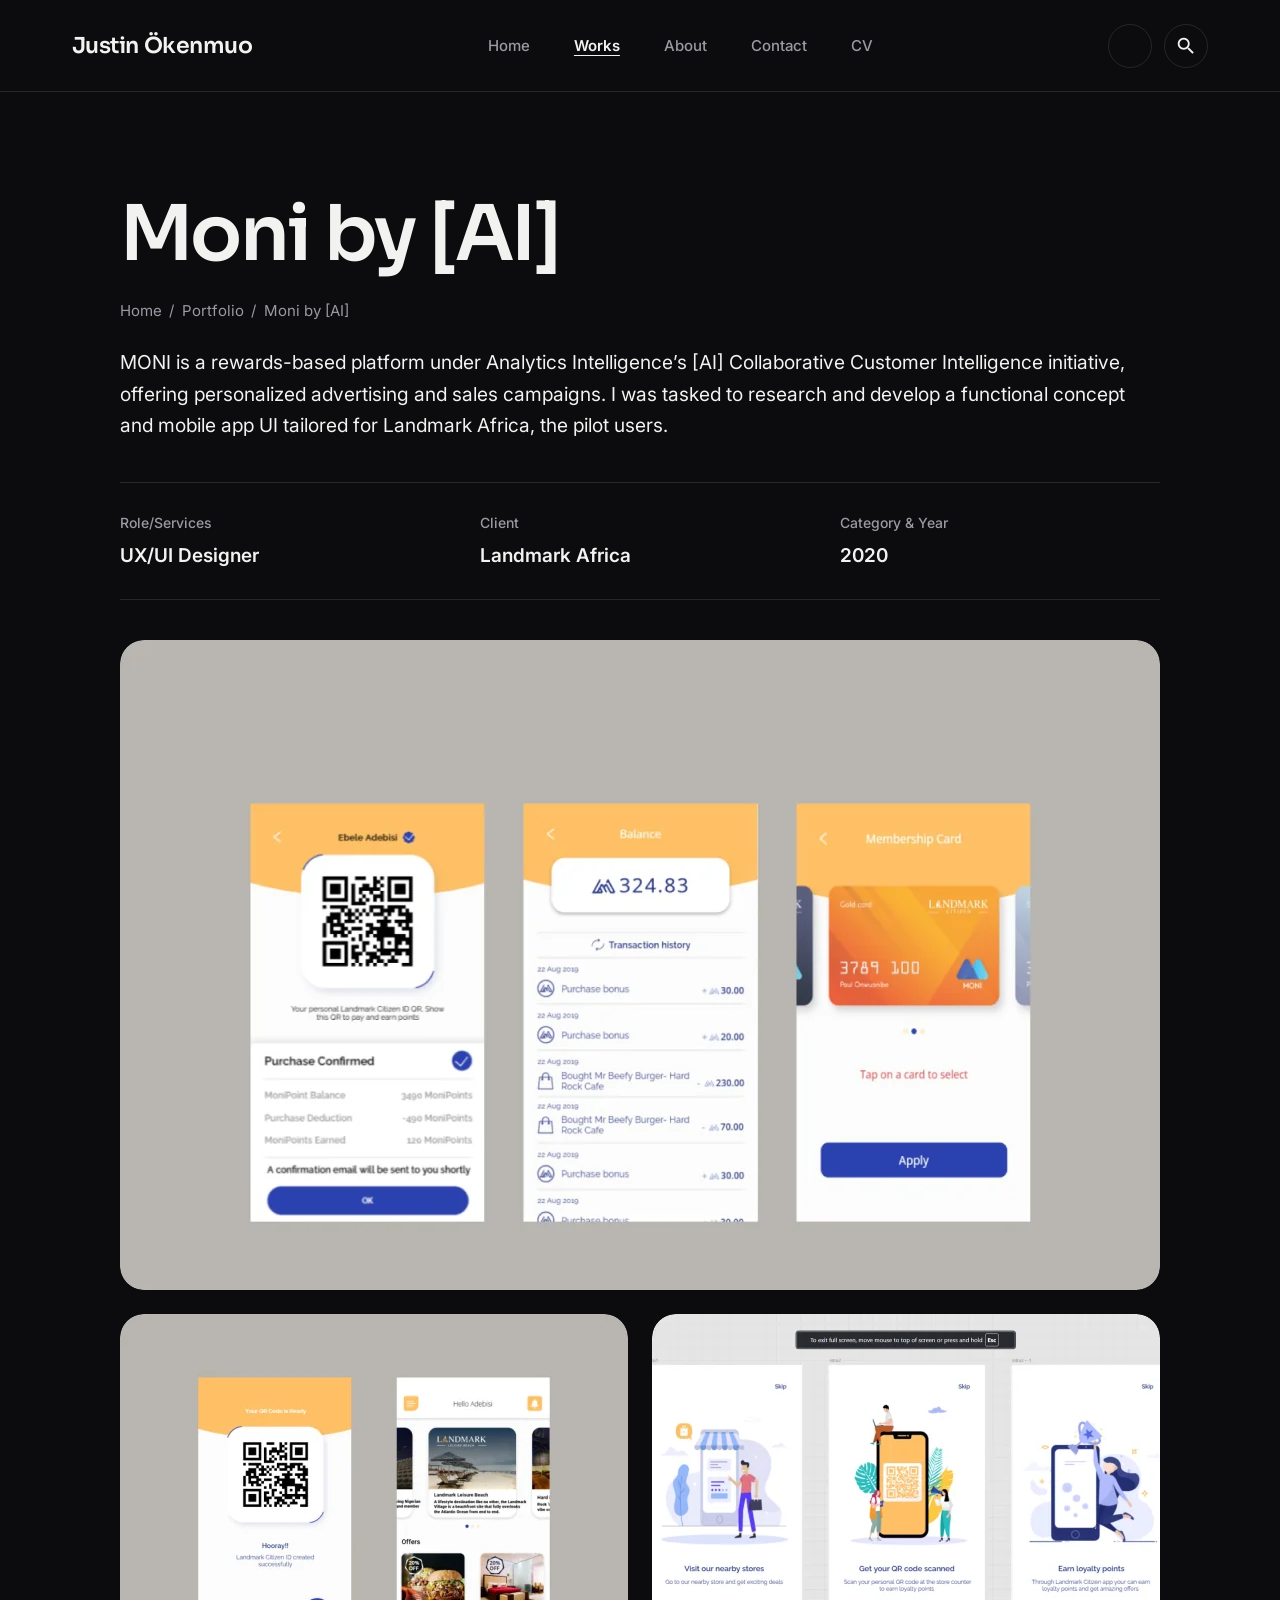
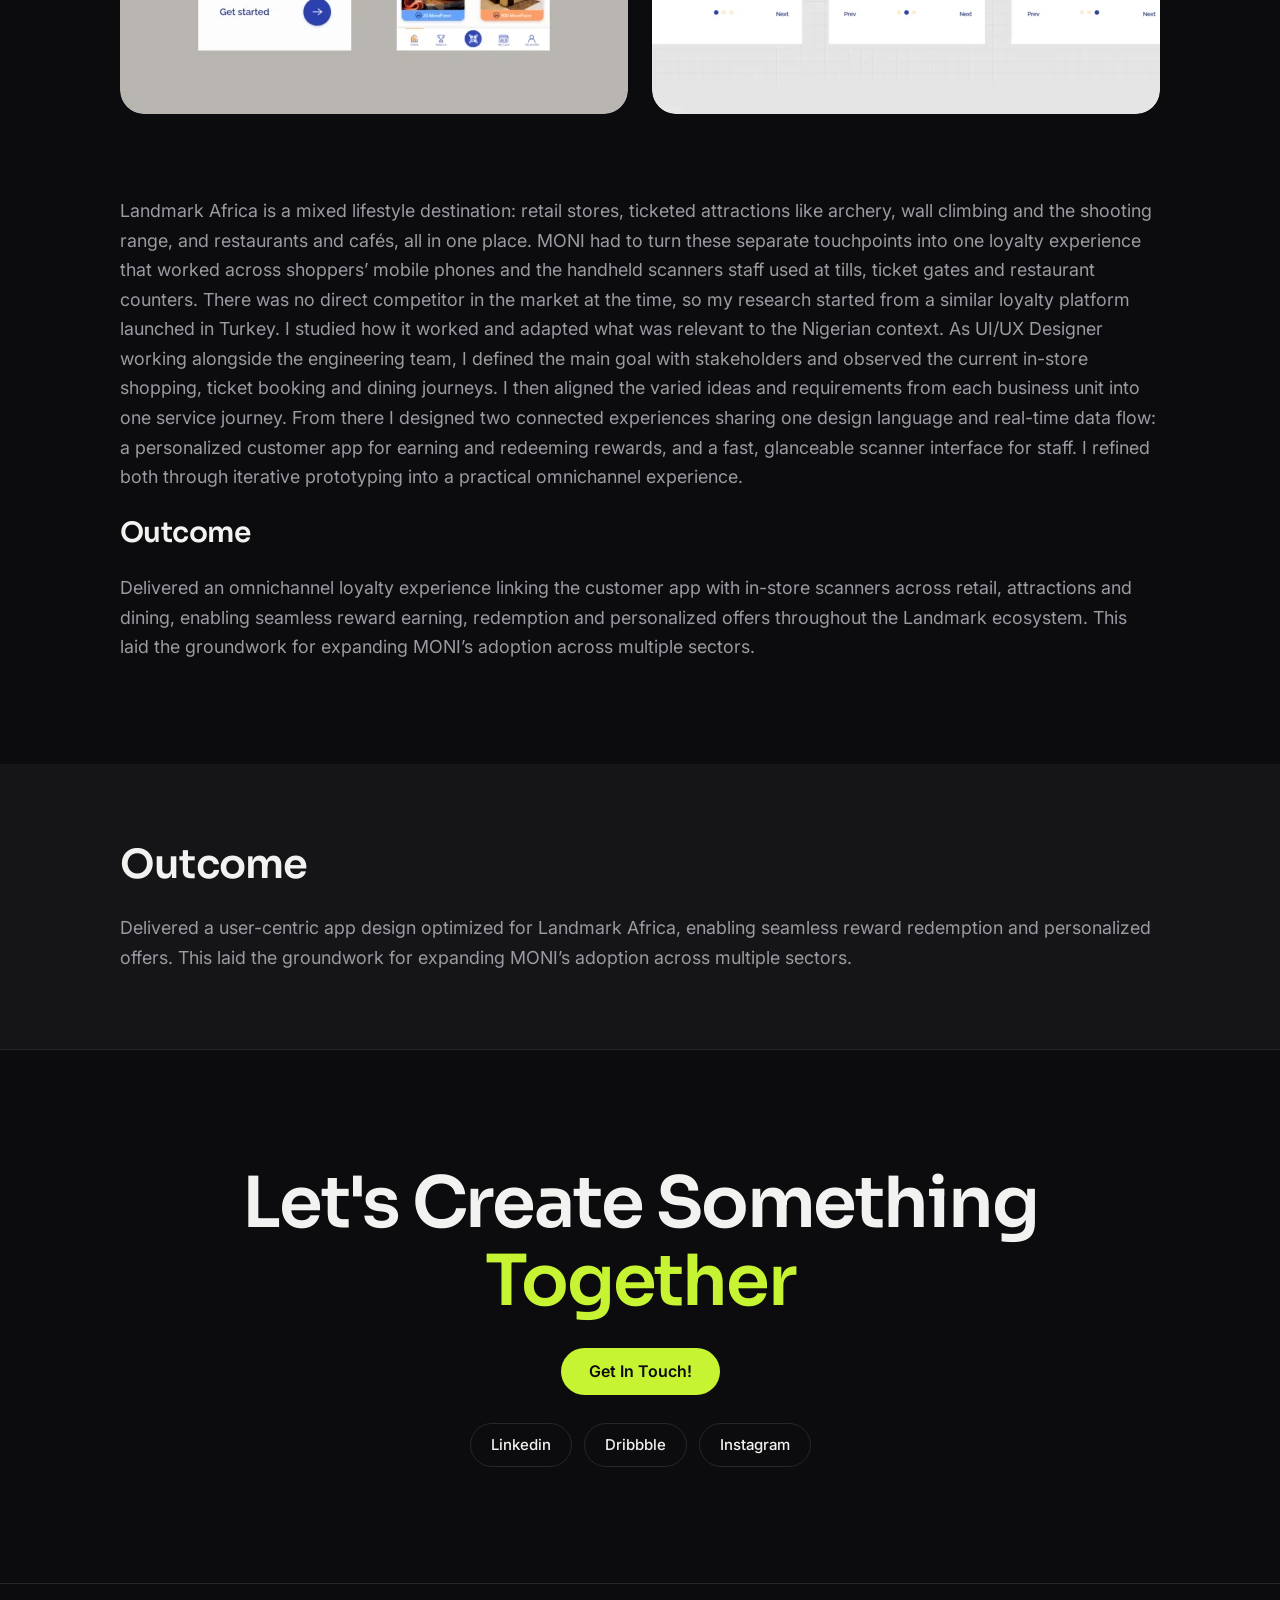
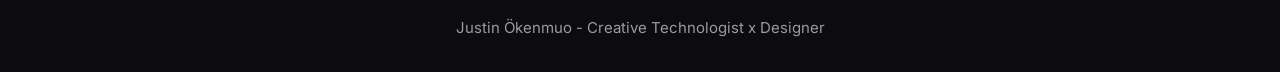
<file: portfolio/moni-case/index.html>
<!doctype html>
<html lang="en" data-theme="dark">
<head>
<meta charset="utf-8">
<meta name="viewport" content="width=device-width, initial-scale=1, viewport-fit=cover">
<title>Moni by [AI] — Justin Ökenmuo</title>
<meta name="description" content="Designing MONI, an omnichannel loyalty app and staff scanner experience for Landmark Africa.">
<meta name="theme-color" content="#0c0c0e">
<meta property="og:title" content="Moni by [AI] — Justin Ökenmuo">
<meta property="og:description" content="Designing MONI, an omnichannel loyalty app and staff scanner experience for Landmark Africa.">
<meta property="og:image" content="https://okenmuo.work/wp-content/uploads/2025/02/Screenshot-36.png">
<meta name="twitter:card" content="summary_large_image">
<link rel="icon" href="https://okenmuo.work/wp-content/uploads/2025/01/cropped-favicon-96x96-2-270x270.png">
<link rel="preconnect" href="https://fonts.googleapis.com">
<link rel="preconnect" href="https://fonts.gstatic.com" crossorigin>
<link href="https://fonts.googleapis.com/css2?family=Inter:wght@400;500;600;700&family=Sora:wght@400;600&display=swap" rel="stylesheet">
<link href="https://fonts.googleapis.com/icon?family=Material+Icons&display=block" rel="stylesheet">
<script>try{var t=localStorage.getItem('theme');if(t)document.documentElement.dataset.theme=t;}catch(e){}</script>
<link rel="stylesheet" href="../../assets/style.css">
</head>
<body class="no-js" data-base="../../">
<a class="skip" href="#main">Skip to content</a>
<div class="loader" aria-hidden="true"><div class="loader__inner"><span class="loader__label">L O A D I N G</span><span class="loader__bar"><span></span></span></div></div>
<header class="site-header">
  <div class="wrap header-inner">
    <a class="logo" href="../../">Justin Ökenmuo</a>
    <nav class="nav" aria-label="Main"><a class="nav-link" href="../../">Home</a><a class="nav-link" href="../../works/" aria-current="page">Works</a><a class="nav-link" href="../../about/">About</a><a class="nav-link" href="../../contact/">Contact</a><a class="nav-link" href="https://drive.google.com/file/d/1fWzQb8AXRmcuhQcdICG2mZRtPv6aENEN/view?usp=sharing" target="_blank" rel="noopener">CV</a></nav>
    <div class="header-actions">
      <button class="icon-btn theme-toggle" type="button" aria-label="Switch to light mode"><span class="material-icons ic-light" aria-hidden="true">light_mode</span><span class="material-icons ic-dark" aria-hidden="true">dark_mode</span></button>
      <button class="icon-btn search-btn" type="button" aria-label="Search" data-open-search><span class="material-icons" aria-hidden="true">search</span></button>
      <button class="menu-btn" type="button" aria-expanded="false" aria-controls="mobile-menu"><span class="menu-btn__label">Menu</span><span class="menu-btn__icon" aria-hidden="true"></span></button>
    </div>
  </div>
</header>
<div class="mobile-menu" id="mobile-menu" aria-hidden="true">
  <nav aria-label="Mobile"><ul class="mobile-menu__links"><li><a href="../../">Home<span class="num">01</span></a></li><li><a href="../../works/" aria-current="page">Works<span class="num">02</span></a></li><li><a href="../../about/">About<span class="num">03</span></a></li><li><a href="../../contact/">Contact<span class="num">04</span></a></li><li><a href="https://drive.google.com/file/d/1fWzQb8AXRmcuhQcdICG2mZRtPv6aENEN/view?usp=sharing" target="_blank" rel="noopener">CV<span class="num">05 ↗</span></a></li></ul></nav>
  <div class="mobile-menu__foot">
    <button class="text-link" type="button" data-open-search><span class="material-icons" aria-hidden="true">search</span><span class="tl-label">Search the site</span></button>
    <a class="text-link" href="mailto:jokenmuo@yahoo.com"><span class="material-icons" aria-hidden="true">mail</span><span class="tl-label">jokenmuo@yahoo.com</span></a>
    <div class="socials" style="justify-content:flex-start"><a class="social" href="https://ie.linkedin.com/in/justin-okenmuo" target="_blank" rel="noopener">Linkedin</a><a class="social" href="https://dribbble.com/juxtenberg" target="_blank" rel="noopener">Dribbble</a><a class="social" href="https://www.instagram.com/juxtenberg" target="_blank" rel="noopener">Instagram</a><a class="social" href="https://github.com/juxtenberg/" target="_blank" rel="noopener">Github</a></div>
  </div>
</div>
<div class="search" id="search" role="dialog" aria-modal="true" aria-label="Search" aria-hidden="true">
  <div class="search__top"><button class="icon-btn" type="button" aria-label="Close search" data-close-search><span class="material-icons" aria-hidden="true">close</span></button></div>
  <div class="search__body">
    <p class="search__title">What are you looking for?</p>
    <form role="search"><label class="search__field"><span class="material-icons" aria-hidden="true">search</span><span class="sr-only">Search</span><input type="search" placeholder="Search projects and pages" autocomplete="off"></label></form>
    <ul class="search__results" aria-live="polite"></ul>
  </div>
</div>
<main id="main">
<section class="case-intro">
  <div class="wrap wrap--narrow gap-24">
    <h1 class="h-display case-title reveal">Moni by [AI]</h1>
    <nav class="crumbs reveal" aria-label="Breadcrumb"><a href="../../">Home</a><span class="sep">/</span><a href="../../works/">Portfolio</a><span class="sep">/</span><span aria-current="page">Moni by [AI]</span></nav>
    <p class="case-lead reveal" style="font-size:clamp(17px,1.5vw,20px)">MONI is a rewards-based platform under Analytics Intelligence’s [AI] Collaborative Customer Intelligence initiative, offering personalized advertising and sales campaigns. I was tasked to research and develop a functional concept and mobile app UI tailored for Landmark Africa, the pilot users.</p>
    <dl class="meta reveal"><div><dt>Role/Services</dt><dd>UX/UI Designer</dd></div><div><dt>Client</dt><dd>Landmark Africa</dd></div><div><dt>Category &amp; Year</dt><dd>2020</dd></div></dl>
    <figure class="media zoomable reveal" style="margin:0"><img src="../../assets/img/moni-hero.webp" width="1040" height="650" alt="Moni app screens: QR purchase confirmation, balance and membership card"></figure>
    <div class="media-pair">
      <figure class="media zoomable reveal" style="margin:0"><img src="../../assets/img/moni-1.webp" width="508" height="400" alt="Moni onboarding QR code and home feed with offers" loading="lazy"></figure>
      <figure class="media zoomable reveal" style="margin:0"><img src="../../assets/img/moni-2.webp" width="508" height="400" alt="Moni onboarding walkthrough screens" loading="lazy"></figure>
    </div>
    <h2 class="case-sub reveal">Challenge &amp; Approach</h2>
    <p class="case-p reveal">Landmark Africa is a mixed lifestyle destination: retail stores, ticketed attractions like archery, wall climbing and the shooting range, and restaurants and cafés, all in one place. MONI had to turn these separate touchpoints into one loyalty experience that worked across shoppers’ mobile phones and the handheld scanners staff used at tills, ticket gates and restaurant counters. There was no direct competitor in the market at the time, so my research started from a similar loyalty platform launched in Turkey. I studied how it worked and adapted what was relevant to the Nigerian context. As UI/UX Designer working alongside the engineering team, I defined the main goal with stakeholders and observed the current in-store shopping, ticket booking and dining journeys. I then aligned the varied ideas and requirements from each business unit into one service journey. From there I designed two connected experiences sharing one design language and real-time data flow: a personalized customer app for earning and redeeming rewards, and a fast, glanceable scanner interface for staff. I refined both through iterative prototyping into a practical omnichannel experience.</p>
    <h2 class="case-sub reveal">Outcome</h2>
    <p class="case-p reveal">Delivered an omnichannel loyalty experience linking the customer app with in-store scanners across retail, attractions and dining, enabling seamless reward earning, redemption and personalized offers throughout the Landmark ecosystem. This laid the groundwork for expanding MONI’s adoption across multiple sectors.</p>
  </div>
</section>
<section class="case-sec case-sec--80 section--surface">
  <div class="wrap wrap--narrow gap-24">
    <h2 class="case-h2 reveal">Outcome</h2>
    <p class="case-p reveal">Delivered a user-centric app design optimized for Landmark Africa, enabling seamless reward redemption and personalized offers. This laid the groundwork for expanding MONI’s adoption across multiple sectors.</p>
  </div>
</section>
<section class="cta">
  <div class="wrap">
    
    <h2 class="cta__title reveal"><span>Let's Create Something</span><span class="accent">Together</span></h2>
    <a class="btn" href="../../contact/">Get In Touch!</a>
    <div class="socials"><a class="social" href="https://ie.linkedin.com/in/justin-okenmuo" target="_blank" rel="noopener">Linkedin</a><a class="social" href="https://dribbble.com/juxtenberg" target="_blank" rel="noopener">Dribbble</a><a class="social" href="https://www.instagram.com/juxtenberg" target="_blank" rel="noopener">Instagram</a></div>
  </div>
</section>
</main>
<footer class="site-footer"><div class="wrap">Justin Ökenmuo - Creative Technologist x Designer</div></footer>
<script src="../../assets/main.js"></script>
</body>
</html>
</file>
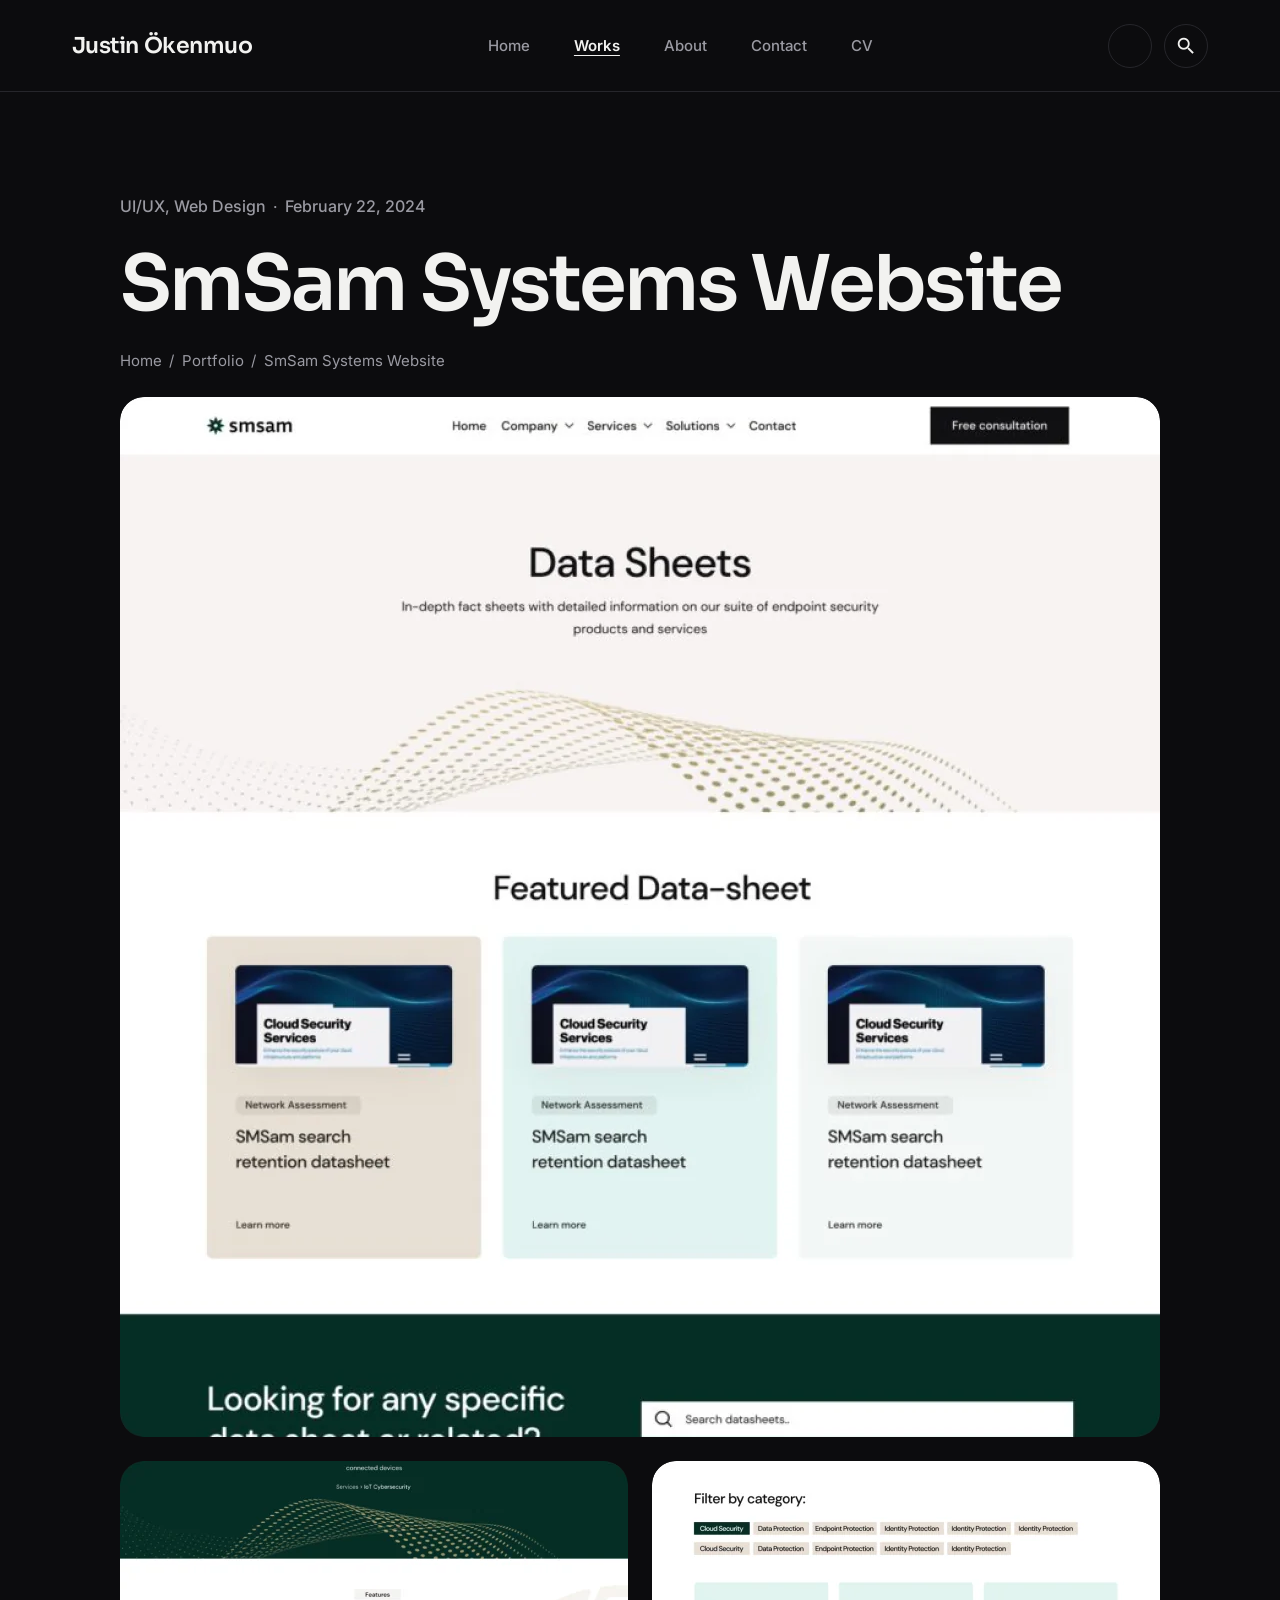
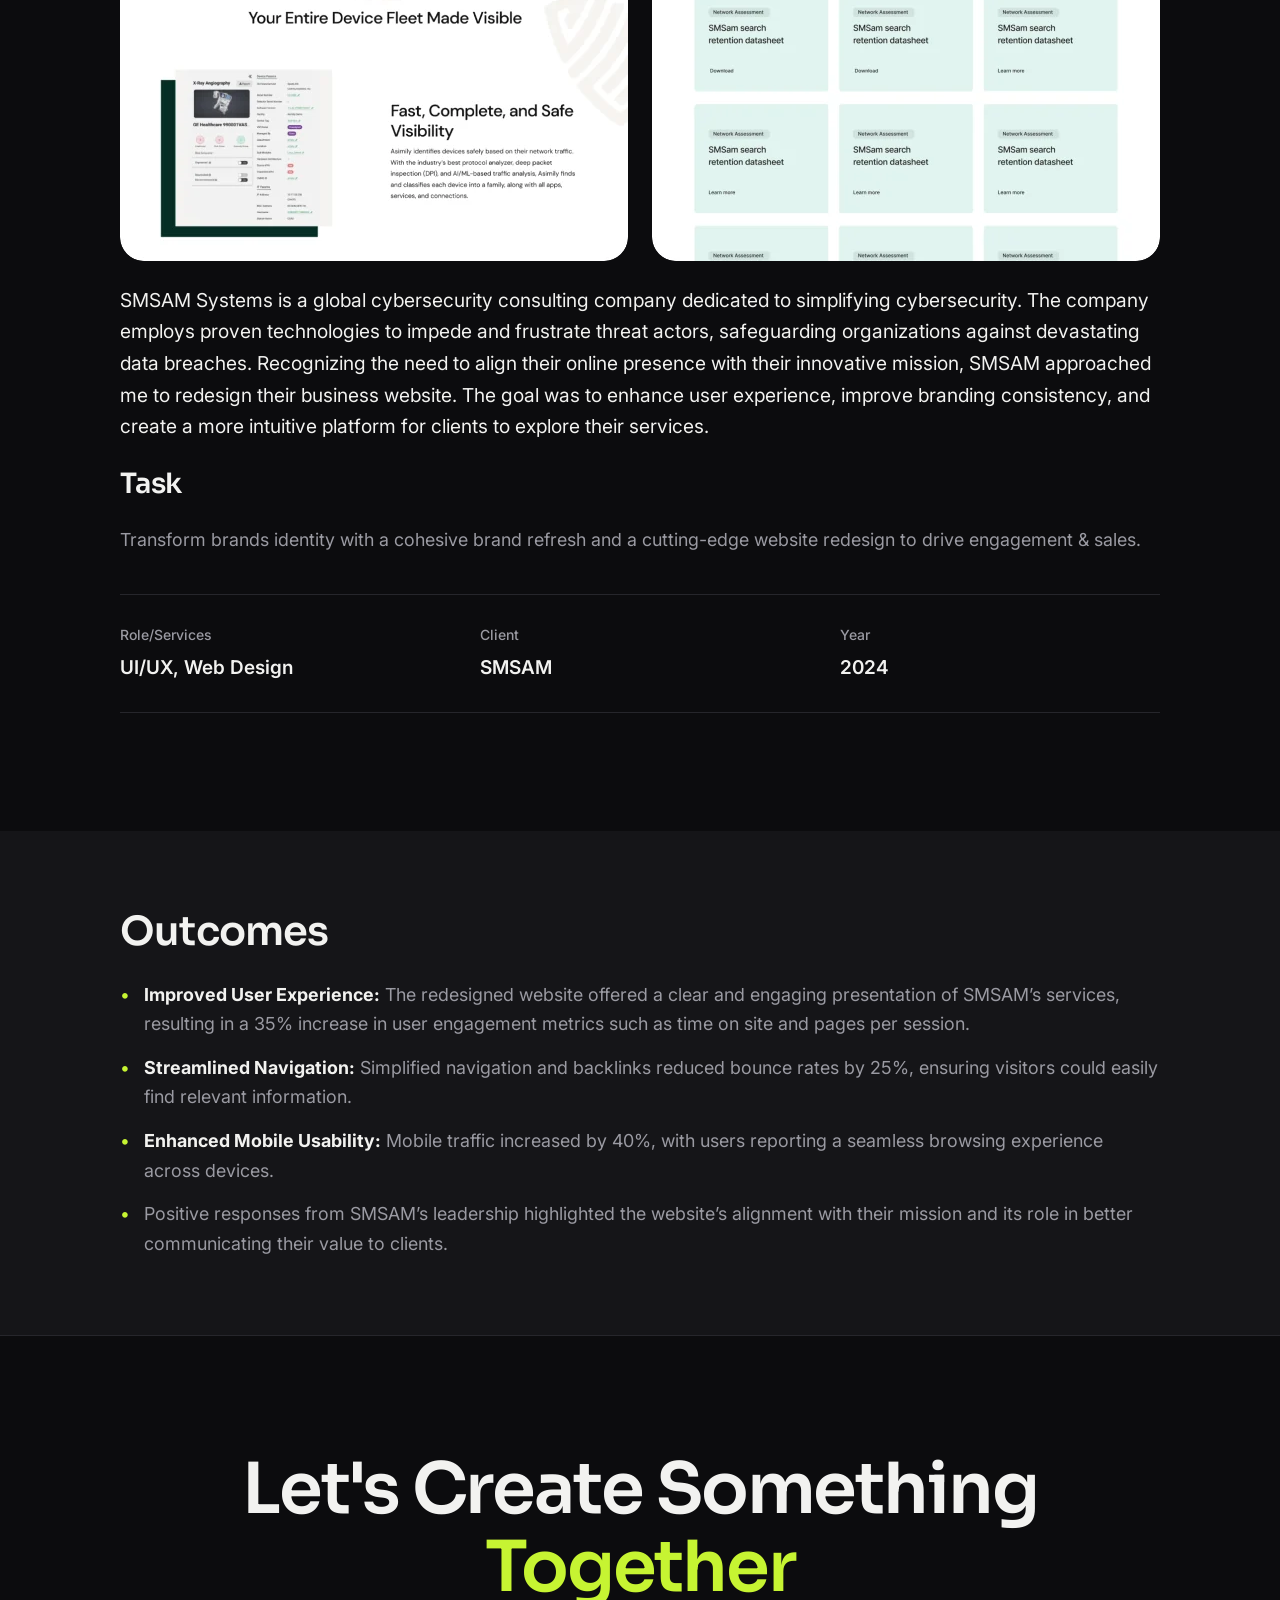
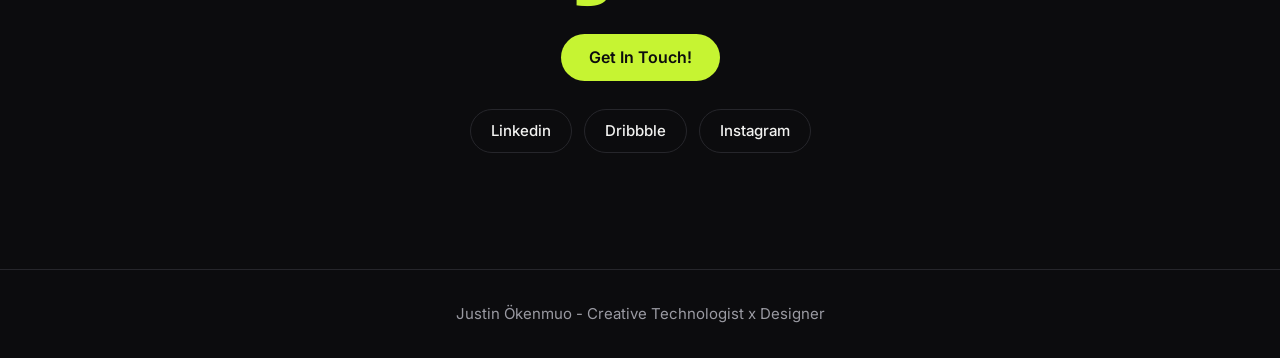
<file: portfolio/smsam-revamp/index.html>
<!doctype html>
<html lang="en" data-theme="dark">
<head>
<meta charset="utf-8">
<meta name="viewport" content="width=device-width, initial-scale=1, viewport-fit=cover">
<title>SmSam Systems Website — Justin Ökenmuo</title>
<meta name="description" content="Brand refresh and website redesign for SMSAM Systems, a global cybersecurity consultancy.">
<meta name="theme-color" content="#0c0c0e">
<meta property="og:title" content="SmSam Systems Website — Justin Ökenmuo">
<meta property="og:description" content="Brand refresh and website redesign for SMSAM Systems, a global cybersecurity consultancy.">
<meta property="og:image" content="https://okenmuo.work/wp-content/uploads/2025/02/Screenshot-36.png">
<meta name="twitter:card" content="summary_large_image">
<link rel="icon" href="https://okenmuo.work/wp-content/uploads/2025/01/cropped-favicon-96x96-2-270x270.png">
<link rel="preconnect" href="https://fonts.googleapis.com">
<link rel="preconnect" href="https://fonts.gstatic.com" crossorigin>
<link href="https://fonts.googleapis.com/css2?family=Inter:wght@400;500;600;700&family=Sora:wght@400;600&display=swap" rel="stylesheet">
<link href="https://fonts.googleapis.com/icon?family=Material+Icons&display=block" rel="stylesheet">
<script>try{var t=localStorage.getItem('theme');if(t)document.documentElement.dataset.theme=t;}catch(e){}</script>
<link rel="stylesheet" href="../../assets/style.css">
</head>
<body class="no-js" data-base="../../">
<a class="skip" href="#main">Skip to content</a>
<div class="loader" aria-hidden="true"><div class="loader__inner"><span class="loader__label">L O A D I N G</span><span class="loader__bar"><span></span></span></div></div>
<header class="site-header">
  <div class="wrap header-inner">
    <a class="logo" href="../../">Justin Ökenmuo</a>
    <nav class="nav" aria-label="Main"><a class="nav-link" href="../../">Home</a><a class="nav-link" href="../../works/" aria-current="page">Works</a><a class="nav-link" href="../../about/">About</a><a class="nav-link" href="../../contact/">Contact</a><a class="nav-link" href="https://drive.google.com/file/d/1fWzQb8AXRmcuhQcdICG2mZRtPv6aENEN/view?usp=sharing" target="_blank" rel="noopener">CV</a></nav>
    <div class="header-actions">
      <button class="icon-btn theme-toggle" type="button" aria-label="Switch to light mode"><span class="material-icons ic-light" aria-hidden="true">light_mode</span><span class="material-icons ic-dark" aria-hidden="true">dark_mode</span></button>
      <button class="icon-btn search-btn" type="button" aria-label="Search" data-open-search><span class="material-icons" aria-hidden="true">search</span></button>
      <button class="menu-btn" type="button" aria-expanded="false" aria-controls="mobile-menu"><span class="menu-btn__label">Menu</span><span class="menu-btn__icon" aria-hidden="true"></span></button>
    </div>
  </div>
</header>
<div class="mobile-menu" id="mobile-menu" aria-hidden="true">
  <nav aria-label="Mobile"><ul class="mobile-menu__links"><li><a href="../../">Home<span class="num">01</span></a></li><li><a href="../../works/" aria-current="page">Works<span class="num">02</span></a></li><li><a href="../../about/">About<span class="num">03</span></a></li><li><a href="../../contact/">Contact<span class="num">04</span></a></li><li><a href="https://drive.google.com/file/d/1fWzQb8AXRmcuhQcdICG2mZRtPv6aENEN/view?usp=sharing" target="_blank" rel="noopener">CV<span class="num">05 ↗</span></a></li></ul></nav>
  <div class="mobile-menu__foot">
    <button class="text-link" type="button" data-open-search><span class="material-icons" aria-hidden="true">search</span><span class="tl-label">Search the site</span></button>
    <a class="text-link" href="mailto:jokenmuo@yahoo.com"><span class="material-icons" aria-hidden="true">mail</span><span class="tl-label">jokenmuo@yahoo.com</span></a>
    <div class="socials" style="justify-content:flex-start"><a class="social" href="https://ie.linkedin.com/in/justin-okenmuo" target="_blank" rel="noopener">Linkedin</a><a class="social" href="https://dribbble.com/juxtenberg" target="_blank" rel="noopener">Dribbble</a><a class="social" href="https://www.instagram.com/juxtenberg" target="_blank" rel="noopener">Instagram</a><a class="social" href="https://github.com/juxtenberg/" target="_blank" rel="noopener">Github</a></div>
  </div>
</div>
<div class="search" id="search" role="dialog" aria-modal="true" aria-label="Search" aria-hidden="true">
  <div class="search__top"><button class="icon-btn" type="button" aria-label="Close search" data-close-search><span class="material-icons" aria-hidden="true">close</span></button></div>
  <div class="search__body">
    <p class="search__title">What are you looking for?</p>
    <form role="search"><label class="search__field"><span class="material-icons" aria-hidden="true">search</span><span class="sr-only">Search</span><input type="search" placeholder="Search projects and pages" autocomplete="off"></label></form>
    <ul class="search__results" aria-live="polite"></ul>
  </div>
</div>
<main id="main">
<section class="case-intro">
  <div class="wrap wrap--narrow gap-24">
    <p class="case-meta-line reveal">UI/UX, Web Design<span class="crumbs"><span class="sep">·</span></span>February 22, 2024</p>
    <h1 class="h-display case-title reveal">SmSam Systems Website</h1>
    <nav class="crumbs reveal" aria-label="Breadcrumb"><a href="../../">Home</a><span class="sep">/</span><a href="../../works/">Portfolio</a><span class="sep">/</span><span aria-current="page">SmSam Systems Website</span></nav>
    <figure class="media zoomable reveal" style="margin:0"><img src="../../assets/img/smsam-hero.webp" width="1040" height="1040" alt="SmSam Systems data sheets page design"></figure>
    <div class="media-pair">
      <figure class="media zoomable reveal" style="margin:0"><img src="../../assets/img/smsam-mockup.webp" width="508" height="400" alt="SmSam IoT cybersecurity feature section" loading="lazy"></figure>
      <figure class="media zoomable reveal" style="margin:0"><img src="../../assets/img/smsam-datasheet.webp" width="508" height="400" alt="SmSam data sheet library with category filters" loading="lazy"></figure>
    </div>
    <p class="case-lead reveal" style="font-size:clamp(17px,1.5vw,20px)">SMSAM Systems is a global cybersecurity consulting company dedicated to simplifying cybersecurity. The company employs proven technologies to impede and frustrate threat actors, safeguarding organizations against devastating data breaches. Recognizing the need to align their online presence with their innovative mission, SMSAM approached me to redesign their business website. The goal was to enhance user experience, improve branding consistency, and create a more intuitive platform for clients to explore their services.</p>
    <h2 class="case-sub reveal">Task</h2>
    <p class="case-p reveal">Transform brands identity with a cohesive brand refresh and a cutting-edge website redesign to drive engagement &amp; sales.</p>
    <dl class="meta reveal"><div><dt>Role/Services</dt><dd>UI/UX, Web Design</dd></div><div><dt>Client</dt><dd>SMSAM</dd></div><div><dt>Year</dt><dd>2024</dd></div></dl>
  </div>
</section>
<section class="case-sec case-sec--80 section--surface">
  <div class="wrap wrap--narrow gap-24">
    <h2 class="case-h2 reveal">Outcomes</h2>
    <div class="reveal"><ul class="bullets"><li><span><strong>Improved User Experience:</strong> The redesigned website offered a clear and engaging presentation of SMSAM’s services, resulting in a 35% increase in user engagement metrics such as time on site and pages per session.</span></li><li><span><strong>Streamlined Navigation:</strong> Simplified navigation and backlinks reduced bounce rates by 25%, ensuring visitors could easily find relevant information.</span></li><li><span><strong>Enhanced Mobile Usability:</strong> Mobile traffic increased by 40%, with users reporting a seamless browsing experience across devices.</span></li><li><span>Positive responses from SMSAM’s leadership highlighted the website’s alignment with their mission and its role in better communicating their value to clients.</span></li></ul></div>
  </div>
</section>
<section class="cta">
  <div class="wrap">
    
    <h2 class="cta__title reveal"><span>Let's Create Something</span><span class="accent">Together</span></h2>
    <a class="btn" href="../../contact/">Get In Touch!</a>
    <div class="socials"><a class="social" href="https://ie.linkedin.com/in/justin-okenmuo" target="_blank" rel="noopener">Linkedin</a><a class="social" href="https://dribbble.com/juxtenberg" target="_blank" rel="noopener">Dribbble</a><a class="social" href="https://www.instagram.com/juxtenberg" target="_blank" rel="noopener">Instagram</a></div>
  </div>
</section>
</main>
<footer class="site-footer"><div class="wrap">Justin Ökenmuo - Creative Technologist x Designer</div></footer>
<script src="../../assets/main.js"></script>
</body>
</html>
</file>
<file: assets/style.css>
/* ==========================================================
   Justin Ökenmuo — Portfolio
   Built from Figma file vTWQitHbDhxwp3pK6GRG9G
   Tokens below mirror the Figma variables (dark = design).
   ========================================================== */

:root {
  --bg: #0c0c0e;
  --surface: #151518;
  --placeholder: #1d1d22;
  --line: #26262b;
  --text: #f2f2f0;
  --muted: #9a9aa2;
  --accent: #c6f432;
  --accent-ink: #0c0c0e;
  --accent-text: #c6f432;   /* accent used as text colour */
  --glow-opacity: 1;

  --font-display: "Sora", system-ui, sans-serif;
  --font-body: "Inter", system-ui, sans-serif;

  --gutter: clamp(16px, 5.6vw, 80px);
  --max: 1280px;
  --max-narrow: 1040px;
  --header-h: 92px;
  --radius-card: 18px;
  --radius-media: 24px;
  --ease: cubic-bezier(.22, .61, .36, 1);
  color-scheme: dark;
}

/* Light theme (toggle). Not in the Figma file — derived from the same palette. */
:root[data-theme="light"] {
  --bg: #f6f6f2;
  --surface: #ecece7;
  --placeholder: #e2e2dc;
  --line: #d9d9d2;
  --text: #0e0e10;
  --muted: #5f5f67;
  --accent: #c6f432;
  --accent-ink: #0c0c0e;
  --accent-text: #557500;
  --glow-opacity: .55;
  color-scheme: light;
}

*, *::before, *::after { box-sizing: border-box; }
html { -webkit-text-size-adjust: 100%; scroll-behavior: smooth; }
body {
  margin: 0;
  background: var(--bg);
  color: var(--text);
  font-family: var(--font-body);
  font-size: 16px;
  line-height: 1.6;
  -webkit-font-smoothing: antialiased;
  transition: background-color .3s var(--ease), color .3s var(--ease);
  overflow-x: hidden;
}
body.no-scroll { overflow: hidden; }
img { display: block; max-width: 100%; height: auto; }
a { color: inherit; }
h1, h2, h3, h4, p { margin: 0; }
button { font: inherit; color: inherit; background: none; border: 0; padding: 0; cursor: pointer; }
:focus-visible { outline: 2px solid var(--accent); outline-offset: 3px; border-radius: 6px; }

.material-icons { font-family: "Material Icons"; font-weight: normal; font-style: normal; line-height: 1;
  letter-spacing: normal; text-transform: none; display: inline-block; white-space: nowrap; direction: ltr;
  -webkit-font-feature-settings: "liga"; font-feature-settings: "liga"; -webkit-font-smoothing: antialiased; }

.wrap { width: 100%; max-width: calc(var(--max) + 2 * var(--gutter)); margin: 0 auto; padding-inline: var(--gutter); }
.wrap--narrow { max-width: calc(var(--max-narrow) + 2 * var(--gutter)); }
.sr-only { position: absolute; width: 1px; height: 1px; overflow: hidden; clip: rect(0 0 0 0); white-space: nowrap; }
.skip { position: absolute; left: 16px; top: -60px; z-index: 200; background: var(--accent); color: var(--accent-ink);
  padding: 10px 16px; border-radius: 100px; font-weight: 600; text-decoration: none; }
.skip:focus { top: 16px; }

/* ---------- Loader (Figma: Loading) ---------- */
.loader { position: fixed; inset: 0; z-index: 300; background: var(--bg); display: grid; place-items: center;
  transition: opacity .5s var(--ease), visibility .5s; }
.loader__inner { display: flex; flex-direction: column; align-items: center; gap: 28px; }
.loader__label { font-family: var(--font-display); font-weight: 600; font-size: 20px; letter-spacing: 4px; color: var(--muted); }
.loader__bar { width: 120px; height: 2px; background: var(--line); overflow: hidden; }
.loader__bar span { display: block; height: 100%; width: 100%; background: var(--accent); transform-origin: left;
  animation: load 1.1s var(--ease) infinite; }
@keyframes load { 0% { transform: scaleX(0); } 60% { transform: scaleX(1); } 100% { transform: scaleX(1); opacity: 0; } }
body.loaded .loader { opacity: 0; visibility: hidden; }

/* ---------- Header ---------- */
.site-header { position: sticky; top: 0; z-index: 100; height: var(--header-h); background: var(--bg);
  border-bottom: 1px solid var(--line); transition: background-color .3s var(--ease); }
.header-inner { height: 100%; display: flex; align-items: center; justify-content: space-between; gap: 24px; }
.logo { font-family: var(--font-display); font-weight: 600; font-size: 22px; letter-spacing: -0.44px;
  text-decoration: none; white-space: nowrap; color: var(--text); }
.nav { display: flex; gap: 36px; align-items: center; }
.nav-link { padding: 6px 4px; font-size: 15px; font-weight: 500; color: var(--muted); text-decoration: none;
  transition: color .2s var(--ease); white-space: nowrap; }
.nav-link:hover { color: var(--text); }                               /* Nav Link / Hover */
.nav-link[aria-current="page"] { color: var(--text); font-weight: 600;  /* Nav Link / Active */
  text-decoration: underline; text-underline-offset: 4px; }
.header-actions { display: flex; gap: 12px; align-items: center; }

/* Icon Button — Default: 1px line border; Hover: accent fill, ink icon */
.icon-btn { width: 44px; height: 44px; border-radius: 100px; border: 1px solid var(--line); display: grid; place-items: center;
  color: var(--text); transition: background-color .2s var(--ease), border-color .2s var(--ease), color .2s var(--ease); }
.icon-btn .material-icons { font-size: 22px; }
.icon-btn:hover { background: var(--accent); border-color: var(--accent); color: var(--accent-ink); }
.theme-toggle .ic-dark { display: none; }
:root[data-theme="light"] .theme-toggle .ic-light { display: none; }
:root[data-theme="light"] .theme-toggle .ic-dark { display: inline-block; }

/* Mobile "Menu" button (okenmuo.work pattern) */
.menu-btn { display: none; height: 44px; padding: 0 16px 0 18px; border-radius: 100px; border: 1px solid var(--line);
  align-items: center; gap: 10px; font-size: 15px; font-weight: 500; color: var(--text);
  transition: background-color .2s var(--ease), border-color .2s var(--ease), color .2s var(--ease); }
.menu-btn:hover { background: var(--accent); border-color: var(--accent); color: var(--accent-ink); }
.menu-btn__icon { width: 16px; height: 8px; position: relative; }
.menu-btn__icon::before, .menu-btn__icon::after { content: ""; position: absolute; left: 0; right: 0; height: 1.5px;
  background: currentColor; border-radius: 2px; transition: transform .3s var(--ease), top .3s var(--ease); }
.menu-btn__icon::before { top: 0; }
.menu-btn__icon::after { top: 6.5px; }
.menu-open .menu-btn__icon::before { top: 3.25px; transform: rotate(45deg); }
.menu-open .menu-btn__icon::after { top: 3.25px; transform: rotate(-45deg); }

/* Mobile menu overlay */
.mobile-menu { position: fixed; inset: var(--header-h) 0 0 0; z-index: 90; background: var(--bg);
  display: flex; flex-direction: column; justify-content: space-between; padding: 32px var(--gutter) 32px;
  opacity: 0; visibility: hidden; transform: translateY(-12px); overflow-y: auto;
  transition: opacity .35s var(--ease), transform .35s var(--ease), visibility .35s; }
.menu-open .mobile-menu { opacity: 1; visibility: visible; transform: none; }
.mobile-menu__links { list-style: none; margin: 0; padding: 0; }
.mobile-menu__links li { border-bottom: 1px solid var(--line); opacity: 0; transform: translateY(10px);
  transition: opacity .4s var(--ease), transform .4s var(--ease); }
.menu-open .mobile-menu__links li { opacity: 1; transform: none; }
.menu-open .mobile-menu__links li:nth-child(2) { transition-delay: .04s; }
.menu-open .mobile-menu__links li:nth-child(3) { transition-delay: .08s; }
.menu-open .mobile-menu__links li:nth-child(4) { transition-delay: .12s; }
.menu-open .mobile-menu__links li:nth-child(5) { transition-delay: .16s; }
.mobile-menu__links a { display: flex; align-items: baseline; justify-content: space-between; padding: 18px 0;
  font-family: var(--font-display); font-weight: 600; font-size: clamp(32px, 9vw, 44px); letter-spacing: -1px;
  line-height: 1.1; text-decoration: none; color: var(--text); transition: color .2s var(--ease); }
.mobile-menu__links a span.num { font-family: var(--font-body); font-size: 14px; font-weight: 500; letter-spacing: 0; color: var(--muted); }
.mobile-menu__links a:hover, .mobile-menu__links a[aria-current="page"] { color: var(--accent-text); }
.mobile-menu__foot { display: flex; flex-direction: column; gap: 16px; padding-top: 32px; }
.mobile-menu__foot .muted { font-size: 15px; }

/* ---------- Search overlay ---------- */
.search { position: fixed; inset: 0; z-index: 150; background: color-mix(in srgb, var(--bg) 92%, transparent);
  backdrop-filter: blur(8px); -webkit-backdrop-filter: blur(8px);
  display: flex; flex-direction: column; opacity: 0; visibility: hidden; transition: opacity .3s var(--ease), visibility .3s; }
.search.open { opacity: 1; visibility: visible; }
.search__top { display: flex; justify-content: flex-end; padding: 24px var(--gutter); }
.search__body { width: 100%; max-width: calc(880px + 2 * var(--gutter)); margin: 0 auto; padding: 4vh var(--gutter) 40px; }
.search__title { font-family: var(--font-display); font-weight: 600; font-size: clamp(30px, 5vw, 56px); letter-spacing: -1.4px; line-height: 1.15; margin-bottom: 28px; }
.search__field { display: flex; align-items: center; gap: 12px; border-bottom: 2px solid var(--line); padding: 8px 0 14px;
  transition: border-color .2s var(--ease); }
.search__field:focus-within { border-color: var(--accent); }
.search__field .material-icons { color: var(--muted); font-size: 26px; }
.search__field input { flex: 1; min-width: 0; background: none; border: 0; outline: 0; color: var(--text);
  font: 500 clamp(20px, 3vw, 28px) var(--font-body); }
.search__field input::placeholder { color: var(--muted); }
.search__field input::-webkit-search-cancel-button { -webkit-appearance: none; appearance: none; }
.search__results { list-style: none; margin: 20px 0 0; padding: 0; }
.search__results a { display: flex; justify-content: space-between; gap: 16px; align-items: center; padding: 16px 0;
  border-bottom: 1px solid var(--line); text-decoration: none; transition: color .2s var(--ease); }
.search__results a:hover, .search__results a:focus-visible { color: var(--accent-text); }
.search__results .r-title { font-family: var(--font-display); font-weight: 600; font-size: 20px; letter-spacing: -.4px; }
.search__results .r-meta { color: var(--muted); font-size: 14px; white-space: nowrap; }
.search__empty { color: var(--muted); padding: 16px 0; }

/* ---------- Shared components ---------- */
/* Button — Default: accent bg; Hover: text-colour bg */
.btn { display: inline-flex; align-items: center; justify-content: center; padding: 14px 28px; border-radius: 100px;
  background: var(--accent); color: var(--accent-ink); font-weight: 600; font-size: 16px; line-height: 1.2;
  text-decoration: none; white-space: nowrap; border: 0; cursor: pointer;
  transition: background-color .2s var(--ease), color .2s var(--ease), transform .2s var(--ease); }
.btn:hover { background: var(--text); color: var(--bg); }
.btn:active { transform: scale(.97); }

/* Text Link — Hover: accent, underline, gap 6 → 10 */
.text-link { display: inline-flex; align-items: center; gap: 6px; color: var(--text); font-weight: 500; font-size: 16px;
  line-height: 1.2; text-decoration: none; transition: color .2s var(--ease), gap .2s var(--ease); white-space: nowrap; }
.text-link .material-icons { font-size: 18px; }
.text-link:hover, .card:hover .text-link { color: var(--accent-text); gap: 10px; }
.text-link:hover .tl-label, .card:hover .text-link .tl-label { text-decoration: underline; text-underline-offset: 3px; }

/* Social Link — Hover: accent fill */
.socials { display: flex; flex-wrap: wrap; justify-content: center; gap: 12px; }
.social { display: inline-flex; align-items: center; padding: 12px 20px; border-radius: 100px; border: 1px solid var(--line);
  font-size: 15px; font-weight: 500; line-height: 1.2; text-decoration: none; color: var(--text);
  transition: background-color .2s var(--ease), border-color .2s var(--ease), color .2s var(--ease); }
.social:hover { background: var(--accent); border-color: var(--accent); color: var(--accent-ink); }

.muted { color: var(--muted); }
.accent { color: var(--accent-text); }
.eyebrow-accent { font-weight: 600; font-size: 15px; letter-spacing: .6px; line-height: 1.65; color: var(--accent-text); }

.h-display { font-family: var(--font-display); font-weight: 600; font-size: clamp(42px, 6.4vw, 84px); line-height: 1.05; letter-spacing: -0.035em; }
.h-section { font-family: var(--font-display); font-weight: 600; font-size: clamp(32px, 4vw, 48px); line-height: 1.15; letter-spacing: -0.025em; }

.section { padding-block: clamp(64px, 8vw, 110px); }
.section--surface { background: var(--surface); }

/* Project card — Hover: 2px accent ring on image + Text Link hover */
.cards { display: grid; grid-template-columns: repeat(3, minmax(0, 1fr)); gap: 72px 40px; }
.card { display: flex; flex-direction: column; gap: 20px; text-decoration: none; color: inherit; }
.card__media { position: relative; aspect-ratio: 4 / 3; border-radius: var(--radius-card); overflow: hidden; background: var(--placeholder); }
.card__media img { width: 100%; height: 100%; object-fit: cover; transition: transform .6s var(--ease); }
.card__media::after { content: ""; position: absolute; inset: 0; border-radius: inherit; border: 2px solid transparent;
  transition: border-color .2s var(--ease); pointer-events: none; }
.card:hover .card__media::after, .card:focus-visible .card__media::after { border-color: var(--accent); }
.card:hover .card__media img { transform: scale(1.03); }
.card__body { display: flex; flex-direction: column; gap: 8px; }
.card__title { font-family: var(--font-display); font-weight: 600; font-size: 24px; letter-spacing: -0.48px; line-height: 1.25; }
.card__tags { font-size: 15px; color: var(--muted); line-height: 1.25; }

/* ---------- CTA + Footer ---------- */
.cta { border-top: 1px solid var(--line); padding: clamp(80px, 9vw, 120px) 0; text-align: center; }
.cta .wrap { display: flex; flex-direction: column; align-items: center; gap: 28px; }
.cta__kicker { font-size: 17px; color: var(--muted); line-height: 1.2; }
.cta__title { font-family: var(--font-display); font-weight: 600; font-size: clamp(40px, 5.5vw, 72px); line-height: 1.1; letter-spacing: -0.03em; }
.cta__title span { display: block; }
.cta__title .accent { color: var(--accent-text); }
.site-footer { border-top: 1px solid var(--line); padding: 32px 0; text-align: center; color: var(--muted); font-size: 15px; line-height: 1.6; }

/* ---------- Home ---------- */
.hero { position: relative; overflow: hidden; padding-block: clamp(96px, 11vw, 160px); }
.hero__glow { position: absolute; pointer-events: none; opacity: var(--glow-opacity); transition: opacity .3s; }
.hero__glow--1 { right: 0; top: 0; width: min(760px, 75vw); }
.hero__glow--2 { left: 0; bottom: 0; width: min(480px, 60vw); }
.hero .wrap { position: relative; display: flex; flex-direction: column; gap: 36px; }
.hero__eyebrow { font-size: clamp(17px, 1.6vw, 20px); color: var(--muted); }
.hero__title { max-width: 1080px; }
.hero__cta { display: flex; align-items: center; gap: 40px; flex-wrap: wrap; }
.hero__lead { max-width: 440px; font-size: clamp(17px, 1.4vw, 19px); color: var(--muted); }
.head-row { display: flex; align-items: center; justify-content: space-between; gap: 24px; flex-wrap: wrap; margin-bottom: 56px; }

.services-title { max-width: 1000px; margin-bottom: 56px; }
.services { display: grid; grid-template-columns: repeat(3, minmax(0, 1fr)); gap: 40px; margin-bottom: 56px; }
.service { border: 1px solid var(--line); border-radius: var(--radius-card); padding: 32px; display: flex; flex-direction: column; gap: 16px;
  transition: border-color .25s var(--ease), transform .25s var(--ease); }
.service:hover { border-color: var(--accent); transform: translateY(-4px); }
.service__star { font-family: var(--font-display); font-weight: 600; font-size: 48px; line-height: 1; color: var(--accent-text); }
.service p { font-family: var(--font-display); font-size: clamp(19px, 1.6vw, 22px); line-height: 1.4; }

/* ---------- Works ---------- */
.works-title { margin-bottom: 72px; }

/* ---------- About ---------- */
.about-hero { padding-block: clamp(72px, 8vw, 120px); overflow: hidden; }
.story { font-family: var(--font-display); font-size: clamp(48px, 8.4vw, 120px); line-height: 1.05; letter-spacing: -0.04em; }
.story__l1 { display: flex; align-items: center; gap: clamp(14px, 2.2vw, 32px); font-weight: 600; }
.story__img { width: clamp(80px, 13.4vw, 193px); aspect-ratio: 193 / 130; border-radius: 100px; overflow: hidden; background: var(--placeholder); flex-shrink: 0; }
.story__img img { width: 100%; height: 100%; object-fit: cover; }
.story__l2 { display: flex; align-items: center; justify-content: flex-end; gap: clamp(16px, 2vw, 24px); font-weight: 400; color: var(--muted); }
.story__l2 > span:last-child { white-space: nowrap; }
.story__line { flex: 0 1 444px; min-width: 24px; height: 2px; background: var(--muted); transform-origin: right; transform: scaleX(0);
  transition: transform 1.2s var(--ease) .3s; }
.story.visible .story__line, body.no-js .story__line { transform: scaleX(1); }

.jobs { margin-top: 40px; }
.job { display: grid; grid-template-columns: 80px 380px 1fr; gap: 40px; padding: 36px 0; border-top: 1px solid var(--line); }
.job__num { font-family: var(--font-display); font-weight: 600; font-size: 22px; line-height: 1.6; color: var(--accent-text); }
.job__co { display: flex; flex-direction: column; gap: 6px; }
.job__co h3 { font-family: var(--font-display); font-weight: 600; font-size: 28px; letter-spacing: -0.7px; line-height: 1.15; }
.job__role { font-weight: 500; font-size: 17px; }
.job__date { font-size: 15px; color: var(--muted); }
.job__desc { font-size: 17px; color: var(--muted); }

.skills { display: grid; grid-template-columns: 1fr 1fr; gap: 80px; }
.skills h3 { font-family: var(--font-display); font-weight: 600; font-size: 36px; letter-spacing: -0.9px; line-height: 1.15; margin-bottom: 28px; }
.skill { margin-bottom: 28px; }
.skill:last-child { margin-bottom: 0; }
.skill__top { display: flex; justify-content: space-between; gap: 16px; font-size: 17px; margin-bottom: 10px; }
.skill__top span:first-child { font-weight: 500; }
.skill__top span:last-child { color: var(--muted); }
.bar { height: 6px; border-radius: 6px; background: var(--line); overflow: hidden; }
.bar span { display: block; height: 100%; border-radius: 6px; background: var(--accent); width: 0; transition: width 1.4s var(--ease); }

.tools { display: grid; grid-template-columns: repeat(4, minmax(0, 1fr)); gap: 24px; margin-top: 40px; }
.tool { border: 1px solid var(--line); border-radius: var(--radius-card); padding: 28px 24px; display: flex; flex-direction: column;
  align-items: center; gap: 16px; transition: border-color .25s var(--ease), transform .25s var(--ease); }
.tool:hover { border-color: var(--accent); transform: translateY(-4px); }
.tool img { width: 64px; height: 64px; border-radius: 14px; }
.tool span { font-weight: 500; font-size: 17px; }

.limitless-head { display: flex; align-items: center; justify-content: space-between; gap: 24px; flex-wrap: wrap; margin-bottom: 56px; }
.limitless-head h2 { max-width: 760px; font-size: clamp(34px, 4.4vw, 56px); }
.stats { display: grid; grid-template-columns: 1fr 1fr; gap: 40px; }
.stat { background: var(--bg); border: 1px solid var(--line); border-radius: var(--radius-media); padding: 40px; display: flex; flex-direction: column; gap: 12px; }
.stat__num { font-family: var(--font-display); font-weight: 600; font-size: clamp(64px, 6.2vw, 88px); line-height: 1; letter-spacing: -2.2px; }
.stat__num .accent { margin-left: 2px; }
.stat__label { font-family: var(--font-display); font-weight: 600; font-size: 20px; line-height: 1.4; }
.stat p.muted { font-size: 17px; }

/* ---------- Contact ---------- */
.contact { padding-block: clamp(72px, 8vw, 120px); }
.contact__title { font-size: clamp(56px, 8vw, 96px); margin-bottom: 80px; }
.contact__title span { display: block; }
.contact__cols { display: grid; grid-template-columns: 480px 1fr; gap: 80px; align-items: start; }
.contact__info h2 { font-family: var(--font-display); font-weight: 600; font-size: 36px; letter-spacing: -0.9px; line-height: 1.15; margin-bottom: 24px; }
.contact__info > p { font-size: 18px; color: var(--muted); margin-bottom: 24px; }
.details { list-style: none; margin: 0; padding: 0; display: flex; flex-direction: column; gap: 18px; }
.details a, .details span.row { display: inline-flex; align-items: center; gap: 14px; font-weight: 500; font-size: 19px; text-decoration: none;
  transition: color .2s var(--ease); }
.details a:hover { color: var(--accent-text); }
.details .material-icons { font-size: 22px; color: var(--accent-text); }
.form { background: var(--surface); border: 1px solid var(--line); border-radius: var(--radius-media); padding: 40px; display: flex; flex-direction: column; gap: 20px; }
.field { display: block; }
.field input, .field textarea { width: 100%; background: var(--bg); border: 1px solid var(--line); border-radius: 12px; padding: 16px 20px;
  color: var(--text); font: 400 16px/1.6 var(--font-body); outline: 0; transition: border-color .2s var(--ease); }
.field input { height: 56px; }
.field textarea { height: 160px; resize: vertical; }
.field input::placeholder, .field textarea::placeholder { color: var(--muted); }
.field input:hover, .field textarea:hover { border-color: color-mix(in srgb, var(--muted) 50%, var(--line)); }
.field input:focus, .field textarea:focus { border-color: var(--accent); }
.field input[aria-invalid="true"] { border-color: #ff6b6b; }
.form .btn { align-self: flex-start; }
.form__note { font-size: 14px; color: var(--muted); min-height: 1.6em; }

/* ---------- Case studies ---------- */
.case-intro { padding-block: clamp(72px, 8vw, 110px); }
.case-intro .wrap, .case-sec .wrap { display: flex; flex-direction: column; align-items: stretch; }
.case-title { font-size: clamp(42px, 6vw, 80px); }
.case-lead { font-size: clamp(18px, 1.6vw, 22px); line-height: 1.65; }
.case-lead a, .case-lead u { color: var(--accent-text); text-decoration: underline; text-underline-offset: 3px; }
.case-sub { font-family: var(--font-display); font-weight: 600; font-size: 28px; letter-spacing: -.56px; line-height: 1.2; }
.case-p { font-size: clamp(17px, 1.4vw, 19px); line-height: 1.65; color: var(--muted); }
.case-p strong, .bullets strong { color: var(--text); font-weight: 700; }
.case-p b.accent { font-weight: 700; }
.case-meta-line { font-weight: 500; font-size: 16px; color: var(--muted); }
.crumbs { font-size: 15px; color: var(--muted); }
.crumbs a { text-decoration: none; transition: color .2s; }
.crumbs a:hover { color: var(--accent-text); }
.crumbs .sep { margin: 0 .5em; }
.gap-24 { gap: 24px; } .gap-28 { gap: 28px; } .gap-32 { gap: 32px; }
.case-sec { padding-block: clamp(64px, 7vw, 90px); }
.case-sec--80 { padding-block: clamp(64px, 6vw, 80px); }
.case-h2 { font-family: var(--font-display); font-weight: 600; font-size: clamp(32px, 3.4vw, 40px); letter-spacing: -0.8px; line-height: 1.2; }
.case-h2--lg { font-size: clamp(34px, 4vw, 48px); letter-spacing: -0.96px; }

.meta { display: grid; grid-template-columns: repeat(3, minmax(0, 1fr)); gap: 40px; padding: 28px 0;
  border-top: 1px solid var(--line); border-bottom: 1px solid var(--line); }
.meta dt { font-weight: 500; font-size: 14px; color: var(--muted); line-height: 1.65; }
.meta dd { margin: 6px 0 0; font-weight: 600; font-size: 19px; line-height: 1.65; }

.media { border-radius: var(--radius-media); overflow: hidden; background: var(--placeholder); }
.media img { width: 100%; height: auto; }
.media--clear { background: transparent; }
.media-pair { display: grid; grid-template-columns: 1fr 1fr; gap: 24px; }
.zoomable { cursor: zoom-in; }

.chips { display: flex; flex-wrap: wrap; gap: 12px; }
.chip { display: inline-flex; align-items: center; gap: 8px; padding: 12px 18px; border-radius: 100px; border: 1px solid var(--line);
  font-weight: 500; font-size: 16px; line-height: 1.65; text-decoration: none; color: var(--text);
  transition: background-color .2s var(--ease), border-color .2s var(--ease), color .2s var(--ease); }
.chip .material-icons { font-size: 20px; color: var(--accent-text); transition: color .2s, transform .2s var(--ease); }
a.chip:hover, button.chip:hover { background: var(--accent); border-color: var(--accent); color: var(--accent-ink); }
a.chip:hover .material-icons { color: var(--accent-ink); transform: rotate(90deg); }

.issues { display: grid; grid-template-columns: 1fr 1fr; gap: 20px; }
.issue { background: var(--bg); border: 1px solid var(--line); border-radius: 20px; padding: 28px; display: flex; flex-direction: column; gap: 12px;
  transition: border-color .25s var(--ease); }
.issue:hover { border-color: var(--accent); }
.issue h3 { display: flex; gap: 14px; align-items: baseline; font-family: var(--font-display); font-weight: 600; font-size: 20px; line-height: 1.3; }
.issue h3 .accent { line-height: 1.65; }
.issue p { font-size: 16px; color: var(--muted); line-height: 1.65; }

.steps { display: flex; flex-direction: column; }
.step { display: flex; gap: 28px; padding: 28px 0; border-top: 1px solid var(--line); align-items: flex-start; }
.step__icon { flex-shrink: 0; width: 54px; height: 54px; border-radius: 100px; background: var(--surface); display: grid; place-items: center;
  color: var(--accent-text); transition: background-color .25s var(--ease), color .25s var(--ease); }
.step__icon .material-icons { font-size: 26px; }
.step:hover .step__icon { background: var(--accent); color: var(--accent-ink); }
.step__text { display: flex; flex-direction: column; gap: 12px; }
.step__text h3 { font-family: var(--font-display); font-weight: 600; font-size: 24px; letter-spacing: -.48px; line-height: 1.2; }
.step__text p { font-size: 18px; color: var(--muted); line-height: 1.65; }

.solution { display: flex; flex-direction: column; gap: 18px; padding: 24px 0; scroll-margin-top: calc(var(--header-h) + 24px); }
.solution h3 { font-family: var(--font-display); font-weight: 600; font-size: clamp(24px, 2.4vw, 30px); letter-spacing: -.6px; line-height: 1.2; }
.solution.flash .media { box-shadow: 0 0 0 2px var(--accent); }
.solution .media { transition: box-shadow .4s var(--ease); }
.sub-h { font-family: var(--font-display); font-weight: 600; font-size: 22px; letter-spacing: -.44px; line-height: 1.2; }
.feature-tag { align-self: flex-start; background: var(--bg); border-radius: 12px; padding: 12px 18px; font-weight: 500; font-size: 16px; }

.case-stats { display: grid; grid-template-columns: 1fr 1fr; gap: 24px; }
.case-stat { background: var(--surface); border-radius: var(--radius-media); padding: 36px; display: flex; flex-direction: column; gap: 12px; }
.case-stat .stat__num { font-size: clamp(60px, 5.6vw, 80px); letter-spacing: -1.6px; }
.case-stat h3 { font-family: var(--font-display); font-weight: 600; font-size: 20px; line-height: 1.3; }
.case-stat p { font-size: 16px; color: var(--muted); }
.closing { font-family: var(--font-display); font-weight: 600; font-size: clamp(24px, 2.6vw, 32px); letter-spacing: -.64px; line-height: 1.2; }

.bullets { list-style: none; margin: 0; padding: 0; display: flex; flex-direction: column; gap: 14px; font-size: clamp(17px, 1.4vw, 19px); line-height: 1.65; color: var(--muted); }
.bullets li { display: flex; gap: 14px; }
.bullets li::before { content: "•"; color: var(--accent-text); flex-shrink: 0; }
.case-p--strong { color: var(--text); font-weight: 600; }

.redesign { display: flex; flex-direction: column; gap: 10px; border: 1px solid var(--line); border-radius: var(--radius-card); padding: 24px 28px;
  transition: border-color .25s var(--ease); }
.redesign:hover { border-color: var(--accent); }
.redesign__label { align-self: flex-start; background: var(--surface); border-radius: 8px; padding: 6px 12px; font-weight: 600; font-size: 16px; line-height: 1.65; color: var(--accent-text); }
.redesign p { font-size: 18px; color: var(--muted); line-height: 1.65; }

/* Lightbox */
.lightbox { position: fixed; inset: 0; z-index: 250; background: rgba(5,5,6,.92); display: grid; place-items: center; padding: 24px;
  opacity: 0; visibility: hidden; transition: opacity .3s var(--ease), visibility .3s; cursor: zoom-out; }
.lightbox.open { opacity: 1; visibility: visible; }
.lightbox img { max-width: min(1400px, 100%); max-height: 90vh; width: auto; border-radius: 16px; }
.lightbox .icon-btn { position: absolute; top: 20px; right: 20px; color: #f2f2f0; border-color: #3a3a40; }

/* ---------- Reveal on scroll ---------- */
.reveal { opacity: 0; transform: translateY(24px); transition: opacity .8s var(--ease), transform .8s var(--ease); }
.reveal.visible { opacity: 1; transform: none; }
.no-js .reveal { opacity: 1; transform: none; }

@media (prefers-reduced-motion: reduce) {
  html { scroll-behavior: auto; }
  *, *::before, *::after { animation-duration: .01ms !important; transition-duration: .01ms !important; transition-delay: 0s !important; }
  .reveal { opacity: 1; transform: none; }
}

/* ==========================================================
   Responsive
   ========================================================== */
@media (max-width: 1180px) {
  .job { grid-template-columns: 60px 1fr; gap: 12px 24px; }
  .job__desc { grid-column: 2; }
  .contact__cols { grid-template-columns: 1fr 1.3fr; gap: 48px; }
}

@media (max-width: 1024px) {
  .cards { grid-template-columns: repeat(2, minmax(0, 1fr)); gap: 56px 28px; }
  .services { grid-template-columns: 1fr; gap: 20px; }
  .tools { grid-template-columns: repeat(3, minmax(0, 1fr)); }
  .skills { gap: 56px; }
}

/* Mobile navigation kicks in here */
@media (max-width: 860px) {
  :root { --header-h: 72px; }
  .site-header .nav { display: none; }
  .menu-btn { display: inline-flex; }
  .header-actions { gap: 8px; }
  .header-actions .icon-btn { width: 40px; height: 40px; }
  .menu-btn { height: 40px; }
  .logo { font-size: 19px; }

  .contact__cols { grid-template-columns: 1fr; }
  .skills { grid-template-columns: 1fr; }
  .stats, .case-stats { grid-template-columns: 1fr; gap: 20px; }
  .issues { grid-template-columns: 1fr; }
  .meta { grid-template-columns: 1fr 1fr; gap: 20px; }
  .story__l2 { justify-content: flex-start; flex-direction: row-reverse; }
  .story__line { transform-origin: left; }
}

@media (max-width: 600px) {
  .cards { grid-template-columns: 1fr; gap: 48px; }
  .tools { grid-template-columns: repeat(2, minmax(0, 1fr)); gap: 12px; }
  .tool { padding: 22px 12px; }
  .media-pair { grid-template-columns: 1fr; gap: 16px; }
  .meta { grid-template-columns: 1fr; gap: 16px; }
  .hero__cta { gap: 24px; }
  .head-row { margin-bottom: 36px; }
  .services-title, .works-title, .limitless-head { margin-bottom: 40px; }
  .contact__title { margin-bottom: 48px; }
  .form, .stat, .case-stat { padding: 24px; }
  .service { padding: 24px; }
  .job { grid-template-columns: 1fr; padding: 28px 0; }
  .job__desc { grid-column: auto; }
  .job__co h3 { font-size: 24px; }
  .step { gap: 18px; }
  .step__icon { width: 46px; height: 46px; }
  .step__icon .material-icons { font-size: 22px; }
  .step__text h3 { font-size: 21px; }
  .step__text p, .redesign p { font-size: 17px; }
  .redesign { padding: 20px; }
  .social { padding: 10px 16px; font-size: 14px; }
  .details a, .details span.row { font-size: 17px; }
  .chip { font-size: 15px; padding: 10px 14px; }
  .header-actions .search-btn { display: none; }
}
@media (max-width: 380px) {
  .logo { font-size: 17px; }
  .menu-btn { padding: 0 12px; }
}
</file>
